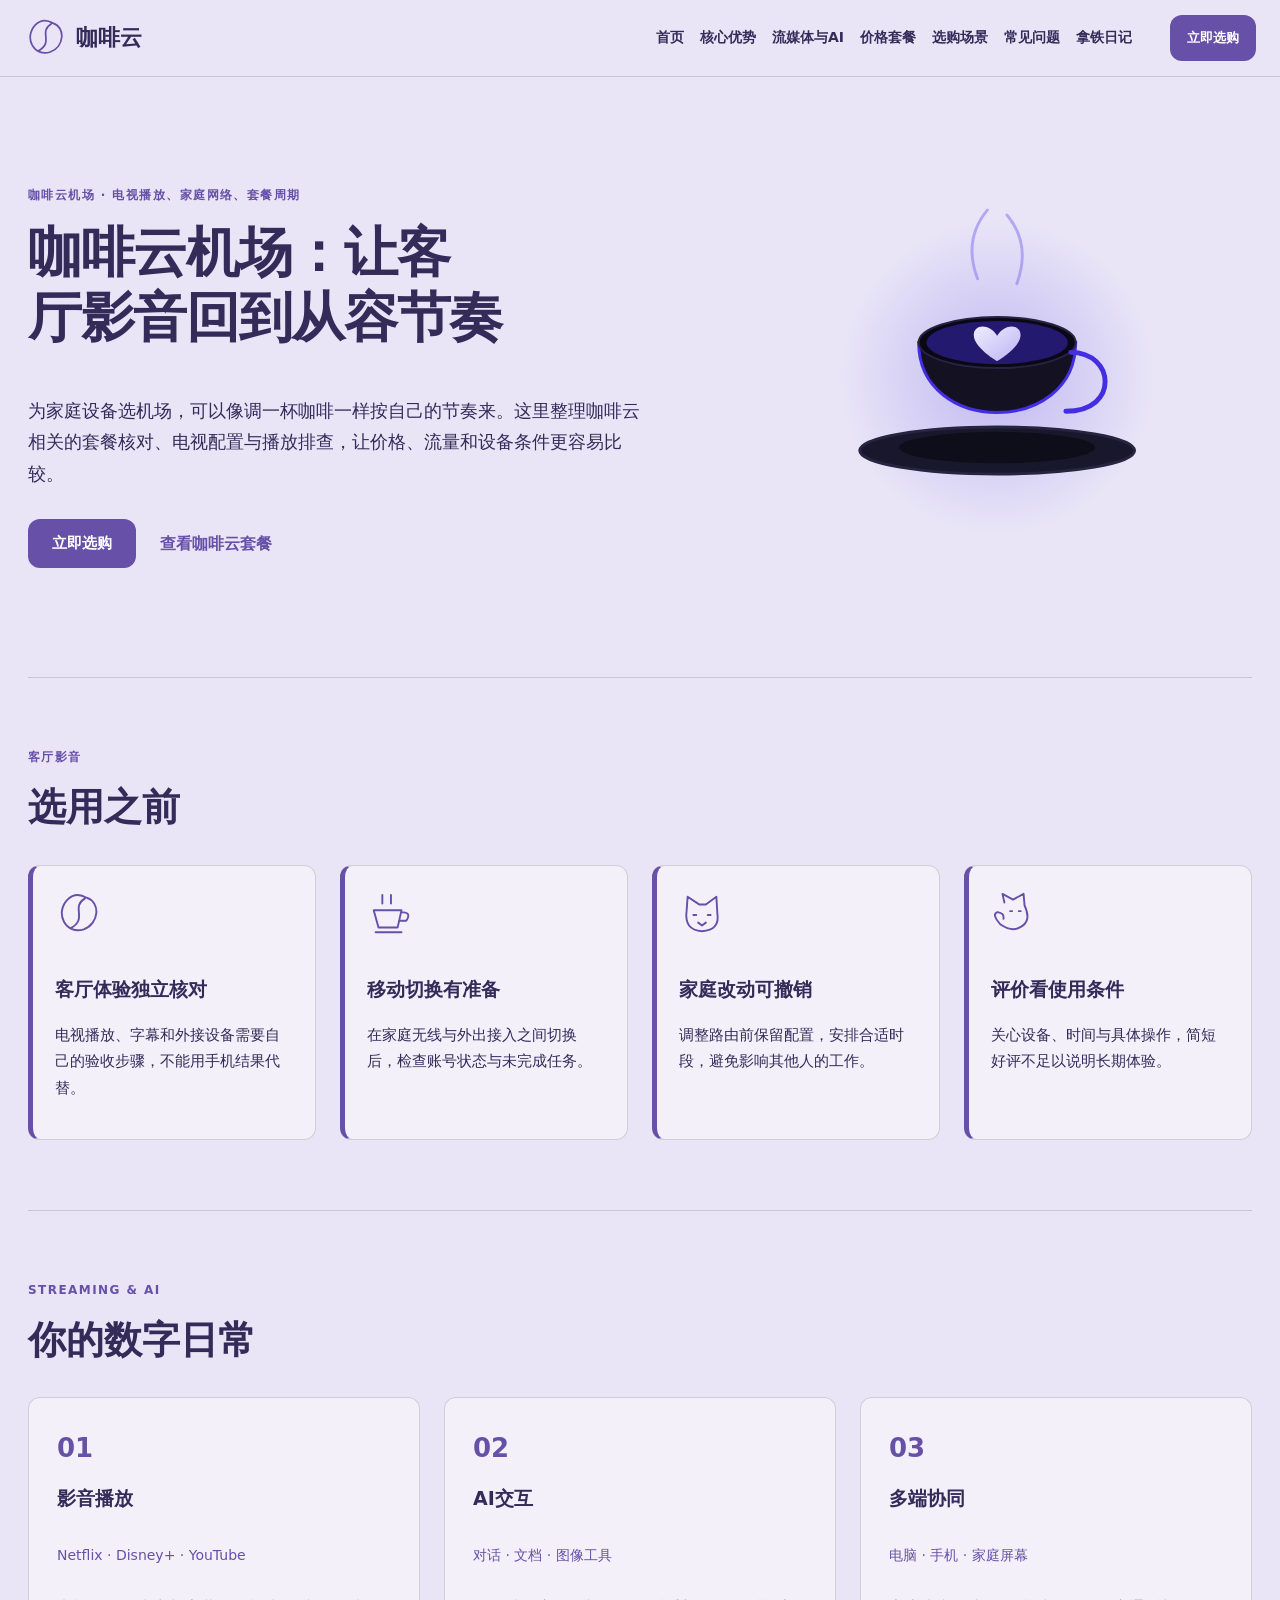
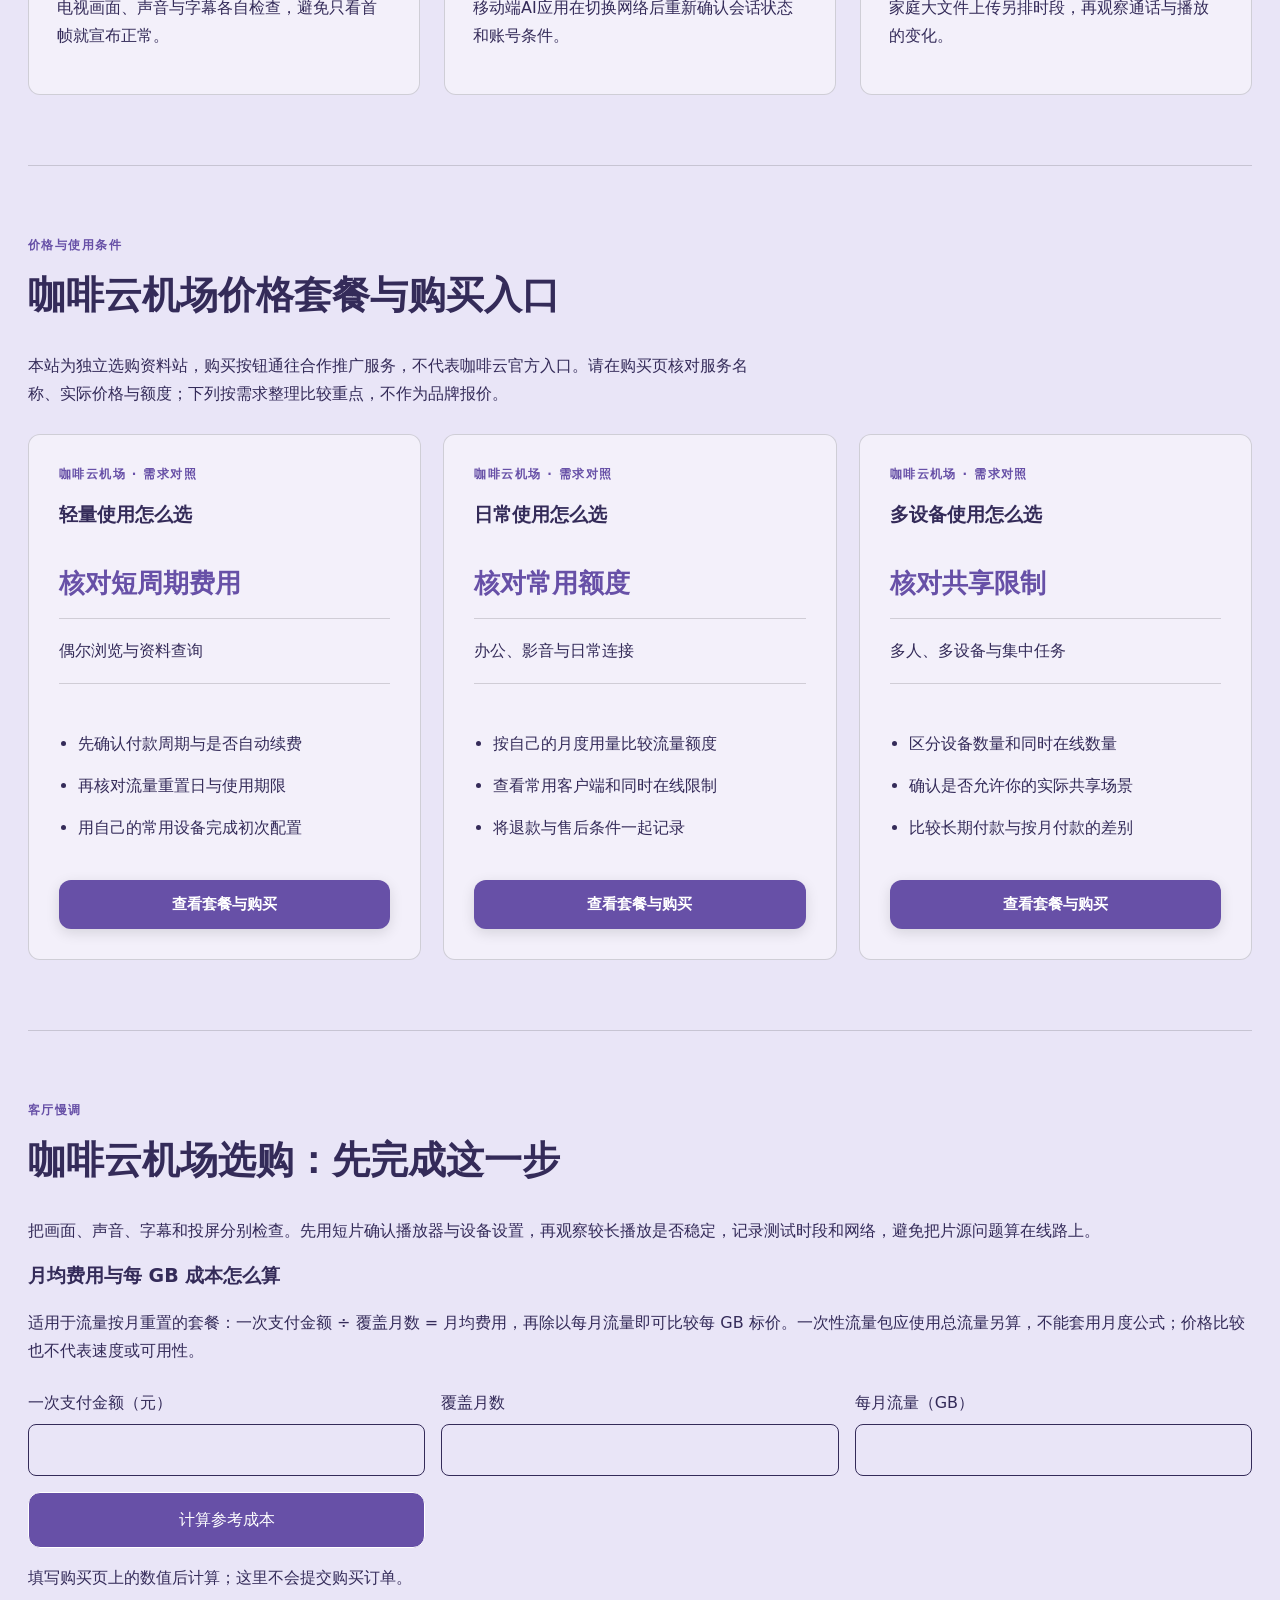
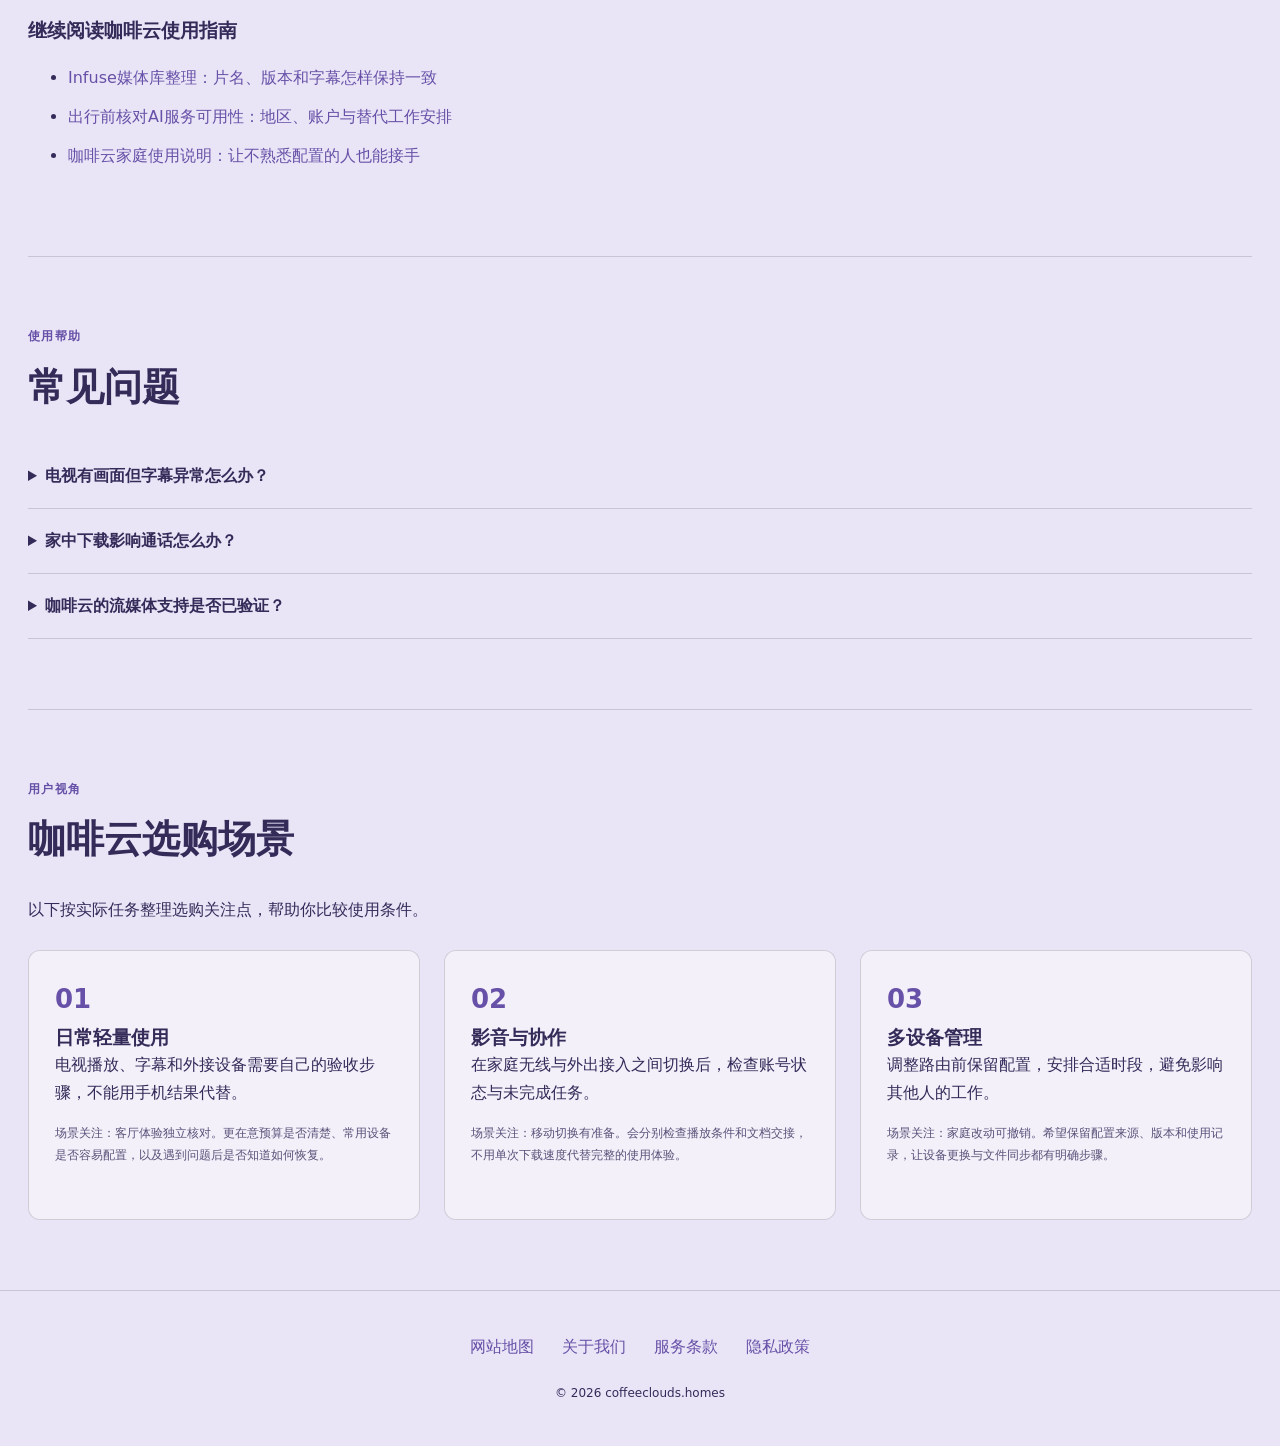
<file: index.html>
<!DOCTYPE html>

<html lang="zh-CN"><head><meta charset="utf-8"/><meta content="width=device-width,initial-scale=1" name="viewport"/><title>咖啡云机场家庭影音指南｜价格套餐与设备核对</title><meta content="为家庭设备选机场，可以像调一杯咖啡一样按自己的节奏来。这里整理咖啡云相关的套餐核对、电视配置与播放排查，让价格、流量和设备条件更容易比较。" name="description"/><link href="https://coffeeclouds.homes/" rel="canonical"/><meta content="website" property="og:type"/><meta content="咖啡云机场家庭影音指南｜价格套餐与设备核对" property="og:title"/><meta content="为家庭设备选机场，可以像调一杯咖啡一样按自己的节奏来。这里整理咖啡云相关的套餐核对、电视配置与播放排查，让价格、流量和设备条件更容易比较。" property="og:description"/><meta content="https://coffeeclouds.homes/" property="og:url"/><meta content="https://coffeeclouds.homes/share.png" property="og:image"/><meta content="zh_CN" property="og:locale"/><link href="favicon.svg" rel="icon" type="image/svg+xml"/><link href="style.css" rel="stylesheet"/><script defer="" src="menu.js"></script><script type="application/ld+json">{"@context": "https://schema.org", "@type": "WebPage", "name": "咖啡云机场家庭影音指南｜价格套餐与设备核对", "url": "https://coffeeclouds.homes/", "description": "为家庭设备选机场，可以像调一杯咖啡一样按自己的节奏来。这里整理咖啡云相关的套餐核对、电视配置与播放排查，让价格、流量和设备条件更容易比较。", "inLanguage": "zh-CN"}</script><link href="seo-guide.css" rel="stylesheet"/></head><body class="site-4 hero-B review-1 faq-1 nav-0"><header class="site-header"><div class="nav-wrap"><a class="brand" href="index.html"><svg aria-hidden="true" class="brand-mark" viewbox="0 0 48 48"><path d="M13 9C-1 24 12 46 30 40C46 34 48 12 33 7C26 3 19 3 13 9Z M31 8C16 17 35 29 16 39" fill="none" stroke="currentColor" stroke-linecap="round" stroke-linejoin="round" stroke-width="2"></path></svg><span>咖啡云</span></a><nav aria-label="主导航" id="site-menu"><a href="index.html">首页</a><a href="index.html#features">核心优势</a><a href="index.html#streaming">流媒体与AI</a><a href="index.html#pricing">价格套餐</a><a href="index.html#testimonials">选购场景</a><a href="index.html#faq">常见问题</a><a href="latte-journal.html">拿铁日记</a></nav><div class="nav-actions"><a class="button compact" href="https://ww012.twilightaff.com/#/?code=A56DH1Af" rel="sponsored nofollow noopener" target="_blank">立即选购</a><button aria-controls="site-menu" aria-expanded="false" aria-label="切换主导航菜单" class="menu-toggle" type="button"><span></span><span></span></button></div></div></header><main class="site-main"><section class="hero-section"><div class="hero-copy"><span class="eyebrow">咖啡云机场 · 电视播放、家庭网络、套餐周期</span><h1>咖啡云机场：让客厅影音回到从容节奏</h1><p class="hero-intro">为家庭设备选机场，可以像调一杯咖啡一样按自己的节奏来。这里整理咖啡云相关的套餐核对、电视配置与播放排查，让价格、流量和设备条件更容易比较。</p><div class="hero-actions"><a class="button" href="https://ww012.twilightaff.com/#/?code=A56DH1Af" rel="sponsored nofollow noopener" target="_blank">立即选购</a><a class="text-button" href="#pricing">查看咖啡云套餐</a></div></div><div aria-label="咖啡云品牌动画" class="hero-art" role="img"><svg height="100%" style="max-height: 400px;" viewbox="0 0 520 440" width="100%" xmlns="http://www.w3.org/2000/svg">
<defs>
<radialgradient cx="50%" cy="50%" id="cupAura" r="50%">
<stop offset="0%" stop-color="#432ee1" stop-opacity="0.25"></stop>
<stop offset="100%" stop-color="#432ee1" stop-opacity="0"></stop>
</radialgradient>
<lineargradient id="latteHeart" x1="0" x2="1" y1="0" y2="1">
<stop offset="0%" stop-color="#efedfd"></stop>
<stop offset="100%" stop-color="#bbb3f5"></stop>
</lineargradient>
</defs>
<style>
    @keyframes cupFloat {
      0%, 100% { transform: translateY(0px) rotate(0deg); }
      50% { transform: translateY(-10px) rotate(1deg); }
    }
    @keyframes lattePulse {
      0%, 100% { transform: scale(1); }
      50% { transform: scale(1.08); }
    }
    @keyframes swirlSteam {
      0% { transform: translateY(0px) scale(0.8); opacity: 0; }
      50% { opacity: 0.6; }
      100% { transform: translateY(-50px) scale(1.2); opacity: 0; }
    }
    .cup-core { animation: cupFloat 4s ease-in-out infinite; transform-origin: center; }
    .latte-art { animation: lattePulse 3s ease-in-out infinite; transform-origin: 260px 185px; }
    .steam-s1 { animation: swirlSteam 4s ease-out infinite; }
    .steam-s2 { animation: swirlSteam 4.5s ease-out infinite 1.5s; }
  </style>
<!-- Ambient Glow -->
<circle cx="260" cy="220" fill="url(#cupAura)" r="160"></circle>
<!-- Cup & Saucer Core -->
<g class="cup-core">
<!-- Steam Swirls -->
<path class="steam-s1" d="M240 120 Q225 80 250 50" fill="none" opacity="0.6" stroke="#8f83ee" stroke-linecap="round" stroke-width="3"></path>
<path class="steam-s2" d="M280 125 Q295 85 270 55" fill="none" opacity="0.6" stroke="#8f83ee" stroke-linecap="round" stroke-width="3"></path>
<!-- Ceramic Saucer -->
<ellipse cx="260" cy="295" fill="#19172b" rx="140" ry="24" stroke="#272341" stroke-width="3"></ellipse>
<ellipse cx="260" cy="292" fill="#0e0d1a" rx="100" ry="16"></ellipse>
<!-- Coffee Ceramic Cup -->
<path d="M180 185 C180 280 340 280 340 185 Z" fill="#131122" stroke="#432ee1" stroke-width="3"></path>
<!-- Cup Rim & Coffee Surface -->
<ellipse cx="260" cy="185" fill="#0a0817" rx="80" ry="26" stroke="#272341" stroke-width="2"></ellipse>
<ellipse cx="260" cy="185" fill="#23196e" rx="72" ry="22"></ellipse>
<!-- Latte Art Foamed Heart in Center -->
<g class="latte-art">
<path d="M260 178 C250 162 230 168 238 184 C244 195 260 204 260 204 C260 204 276 195 282 184 C290 168 270 162 260 178 Z" fill="url(#latteHeart)"></path>
</g>
<!-- Cup Handle -->
<path d="M335 195 C380 195 385 255 330 255" fill="none" stroke="#432ee1" stroke-linecap="round" stroke-width="5"></path>
</g>
</svg></div></section><section class="section" id="features"><div class="section-heading"><span class="eyebrow">客厅影音</span><h2>选用之前</h2></div><div class="features tiles"><div class="feature"><svg aria-hidden="true" class="" viewbox="0 0 48 48"><path d="M13 9C-1 24 12 46 30 40C46 34 48 12 33 7C26 3 19 3 13 9Z M31 8C16 17 35 29 16 39" fill="none" stroke="currentColor" stroke-linecap="round" stroke-linejoin="round" stroke-width="2"></path></svg><div><h3>客厅体验独立核对</h3><p>电视播放、字幕和外接设备需要自己的验收步骤，不能用手机结果代替。</p></div></div><div class="feature"><svg aria-hidden="true" class="" viewbox="0 0 48 48"><path d="M7 20H36L32 38H12Z M36 22Q47 22 41 31H34 M9 43H36 M16 4V13 M25 4V13" fill="none" stroke="currentColor" stroke-linecap="round" stroke-linejoin="round" stroke-width="2"></path></svg><div><h3>移动切换有准备</h3><p>在家庭无线与外出接入之间切换后，检查账号状态与未完成任务。</p></div></div><div class="feature"><svg aria-hidden="true" class="" viewbox="0 0 48 48"><path d="M8 20L9 6L21 14H28L39 6L40 23Q43 41 24 42Q5 41 8 20Z M15 25H18 M30 25H33 M20 33L24 36L28 33" fill="none" stroke="currentColor" stroke-linecap="round" stroke-linejoin="round" stroke-width="2"></path></svg><div><h3>家庭改动可撤销</h3><p>调整路由前保留配置，安排合适时段，避免影响其他人的工作。</p></div></div><div class="feature"><svg aria-hidden="true" class="" viewbox="0 0 48 48"><path d="M14 12L12 3L23 9L34 3L35 15Q43 32 30 38Q22 43 10 35 M10 35Q0 24 7 22Q14 23 13 29 M20 21H22 M29 21H31" fill="none" stroke="currentColor" stroke-linecap="round" stroke-linejoin="round" stroke-width="2"></path></svg><div><h3>评价看使用条件</h3><p>关心设备、时间与具体操作，简短好评不足以说明长期体验。</p></div></div></div></section><section class="section" id="streaming"><div class="section-heading"><span class="eyebrow">STREAMING &amp; AI</span><h2>你的数字日常</h2></div><div class="use-cases rows"><div class="use-case"><span class="item-no">01</span><h3>影音播放</h3><p class="platforms">Netflix · Disney+ · YouTube</p><p>电视画面、声音与字幕各自检查，避免只看首帧就宣布正常。</p></div><div class="use-case"><span class="item-no">02</span><h3>AI交互</h3><p class="platforms">对话 · 文档 · 图像工具</p><p>移动端AI应用在切换网络后重新确认会话状态和账号条件。</p></div><div class="use-case"><span class="item-no">03</span><h3>多端协同</h3><p class="platforms">电脑 · 手机 · 家庭屏幕</p><p>家庭大文件上传另排时段，再观察通话与播放的变化。</p></div></div></section><section class="section" id="pricing"><div class="section-heading"><span class="eyebrow">价格与使用条件</span><h2>咖啡云机场价格套餐与购买入口</h2></div><p class="section-intro">本站为独立选购资料站，购买按钮通往合作推广服务，不代表咖啡云官方入口。请在购买页核对服务名称、实际价格与额度；下列按需求整理比较重点，不作为品牌报价。</p><div class="plans cards"><div class="plan"><span class="eyebrow">咖啡云机场 · 需求对照</span><h3>轻量使用怎么选</h3><p class="price-value">核对短周期费用</p><p class="quota">偶尔浏览与资料查询</p><ul><li>先确认付款周期与是否自动续费</li><li>再核对流量重置日与使用期限</li><li>用自己的常用设备完成初次配置</li></ul> <a class="button" href="https://ww012.twilightaff.com/#/?code=A56DH1Af" rel="sponsored nofollow noopener" target="_blank">查看套餐与购买</a>
</div><div class="plan"><span class="eyebrow">咖啡云机场 · 需求对照</span><h3>日常使用怎么选</h3><p class="price-value">核对常用额度</p><p class="quota">办公、影音与日常连接</p><ul><li>按自己的月度用量比较流量额度</li><li>查看常用客户端和同时在线限制</li><li>将退款与售后条件一起记录</li></ul> <a class="button" href="https://ww012.twilightaff.com/#/?code=A56DH1Af" rel="sponsored nofollow noopener" target="_blank">查看套餐与购买</a>
</div><div class="plan"><span class="eyebrow">咖啡云机场 · 需求对照</span><h3>多设备使用怎么选</h3><p class="price-value">核对共享限制</p><p class="quota">多人、多设备与集中任务</p><ul><li>区分设备数量和同时在线数量</li><li>确认是否允许你的实际共享场景</li><li>比较长期付款与按月付款的差别</li></ul> <a class="button" href="https://ww012.twilightaff.com/#/?code=A56DH1Af" rel="sponsored nofollow noopener" target="_blank">查看套餐与购买</a>
</div></div></section><section class="section seo-plan-guide" id="plan-guide"><div class="section-heading"><span class="eyebrow">客厅慢调</span><h2>咖啡云机场选购：先完成这一步</h2></div><p>把画面、声音、字幕和投屏分别检查。先用短片确认播放器与设备设置，再观察较长播放是否稳定，记录测试时段和网络，避免把片源问题算在线路上。</p><h3>月均费用与每 GB 成本怎么算</h3><p>适用于流量按月重置的套餐：一次支付金额 ÷ 覆盖月数 = 月均费用，再除以每月流量即可比较每 GB 标价。一次性流量包应使用总流量另算，不能套用月度公式；价格比较也不代表速度或可用性。</p><form class="seo-cost-form"><label>一次支付金额（元）<input inputmode="decimal" min="0.01" name="amount" required="" step="0.01" type="number"/></label><label>覆盖月数<input inputmode="numeric" max="120" min="1" name="months" required="" step="1" type="number"/></label><label>每月流量（GB）<input inputmode="decimal" min="0.01" name="quota" required="" step="0.01" type="number"/></label><button class="button" type="submit">计算参考成本</button><output aria-live="polite">填写购买页上的数值后计算；这里不会提交购买订单。</output></form><div class="seo-reading"><h3>继续阅读咖啡云使用指南</h3><ul><li><a href="coffee-apple-tv-infuse-home-theatre.html">Infuse媒体库整理：片名、版本和字幕怎样保持一致</a></li><li><a href="coffee-chatgpt-claude-region-unblock.html">出行前核对AI服务可用性：地区、账户与替代工作安排</a></li><li><a href="coffee-clash-verge-smart-profile-setup.html">咖啡云家庭使用说明：让不熟悉配置的人也能接手</a></li></ul></div></section><section class="section" id="faq"><div class="section-heading"><span class="eyebrow">使用帮助</span><h2>常见问题</h2></div><div class="faq-list"><details><summary>电视有画面但字幕异常怎么办？</summary><p>先检查片源字幕、播放器选择和编码显示，再判断是否与连接有关。</p></details><details><summary>家中下载影响通话怎么办？</summary><p>先暂停可识别的大文件传输进行对照，再考虑时段安排与设备管理。</p></details><details><summary>咖啡云的流媒体支持是否已验证？</summary><p>本页列出核对场景，当前支持情况仍待取得可追溯说明与实际验证。</p></details></div></section><section class="section" id="testimonials"><div class="section-heading"><span class="eyebrow">用户视角</span><h2>咖啡云选购场景</h2></div><p class="section-intro">以下按实际任务整理选购关注点，帮助你比较使用条件。</p><div class="reviews"><div class="review"><span class="review-mark">01</span><h3>日常轻量使用</h3><p>电视播放、字幕和外接设备需要自己的验收步骤，不能用手机结果代替。</p><p class="small">场景关注：客厅体验独立核对。更在意预算是否清楚、常用设备是否容易配置，以及遇到问题后是否知道如何恢复。</p></div><div class="review"><span class="review-mark">02</span><h3>影音与协作</h3><p>在家庭无线与外出接入之间切换后，检查账号状态与未完成任务。</p><p class="small">场景关注：移动切换有准备。会分别检查播放条件和文档交接，不用单次下载速度代替完整的使用体验。</p></div><div class="review"><span class="review-mark">03</span><h3>多设备管理</h3><p>调整路由前保留配置，安排合适时段，避免影响其他人的工作。</p><p class="small">场景关注：家庭改动可撤销。希望保留配置来源、版本和使用记录，让设备更换与文件同步都有明确步骤。</p></div></div></section></main><footer class="site-footer"><nav aria-label="页脚导航"><a href="sitemap.html">网站地图</a><a href="about.html">关于我们</a><a href="terms.html">服务条款</a><a href="privacy.html">隐私政策</a></nav><p>© 2026 coffeeclouds.homes</p></footer><script defer="True" src="seo-guide.js"></script></body></html>
</file>
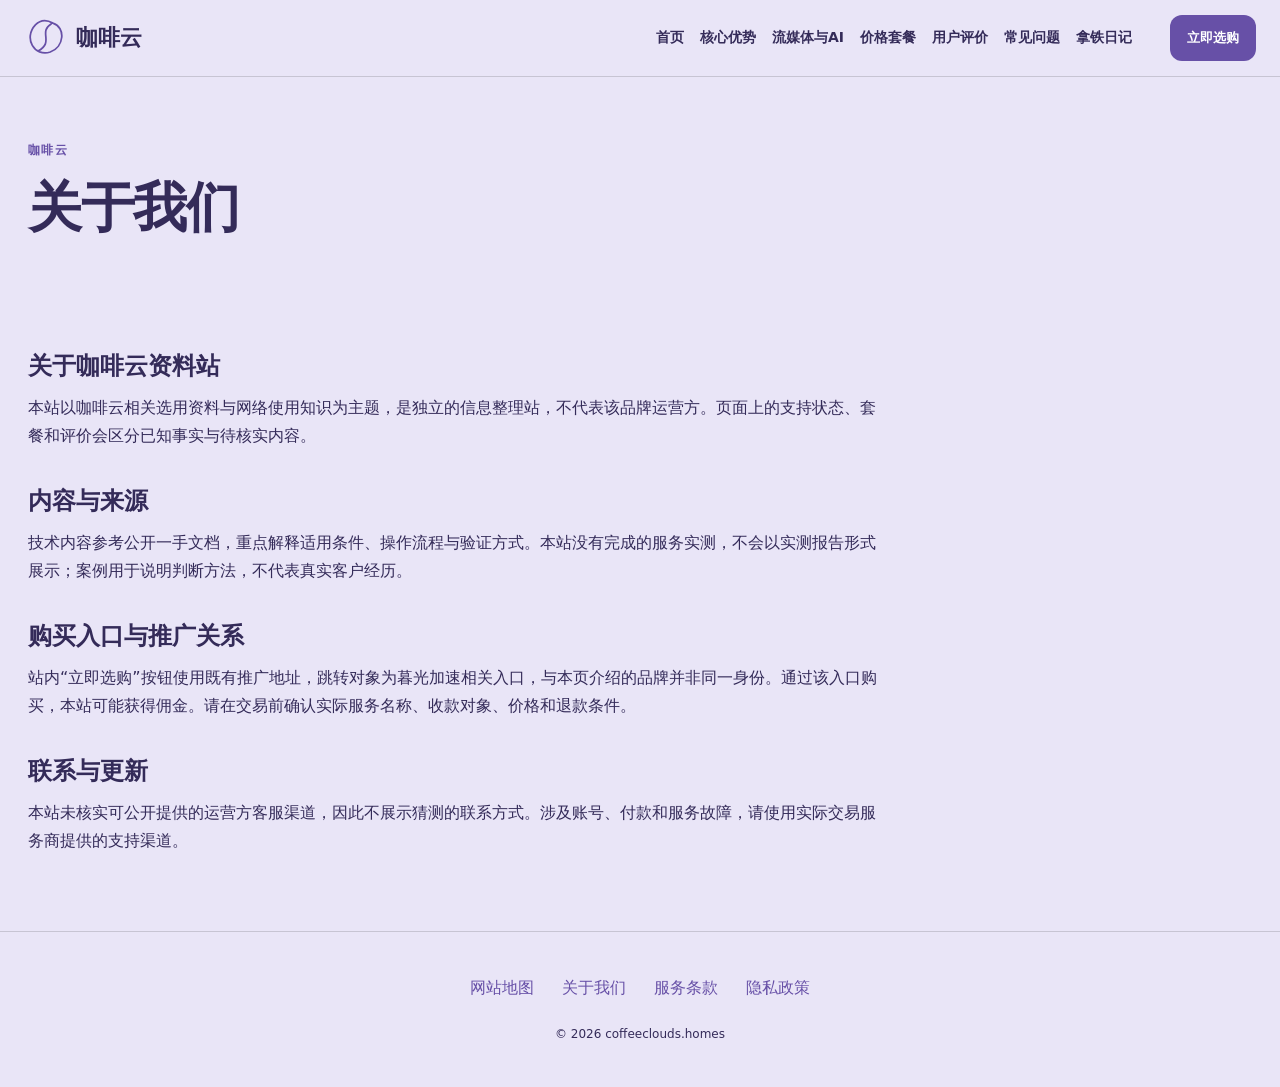
<file: about.html>
<!DOCTYPE html>
<html lang="zh-CN"><head><meta charset="UTF-8"><meta name="viewport" content="width=device-width,initial-scale=1"><title>关于我们｜咖啡云·拿铁日记</title><meta name="description" content="拿铁日记的关于我们：说明咖啡云资料整理、内容使用与第三方服务边界。"><meta name="keywords" content="咖啡云,关于我们,拿铁日记,网络使用指南"><link rel="canonical" href="https://coffeeclouds.homes/about.html"><meta property="og:type" content="website"><meta property="og:title" content="关于我们｜咖啡云·拿铁日记"><meta property="og:description" content="拿铁日记的关于我们：说明咖啡云资料整理、内容使用与第三方服务边界。"><meta property="og:url" content="https://coffeeclouds.homes/about.html"><meta property="og:image" content="https://coffeeclouds.homes/share.png"><meta property="og:locale" content="zh_CN"><link rel="icon" href="favicon.svg" type="image/svg+xml"><link rel="stylesheet" href="style.css"><script defer src="menu.js"></script><script type="application/ld+json">{"@context": "https://schema.org", "@type": "WebPage", "name": "关于我们｜咖啡云·拿铁日记", "url": "https://coffeeclouds.homes/about.html", "description": "拿铁日记的关于我们：说明咖啡云资料整理、内容使用与第三方服务边界。", "inLanguage": "zh-CN"}</script></head><body class="site-4 hero-B review-1 faq-1 nav-0"><header class="site-header"><div class="nav-wrap"><a class="brand" href="index.html"><svg class="brand-mark" viewBox="0 0 48 48" aria-hidden="true"><path d="M13 9C-1 24 12 46 30 40C46 34 48 12 33 7C26 3 19 3 13 9Z M31 8C16 17 35 29 16 39" fill="none" stroke="currentColor" stroke-width="2" stroke-linecap="round" stroke-linejoin="round"/></svg><span>咖啡云</span></a><nav id="site-menu" aria-label="主导航"><a href="index.html">首页</a><a href="index.html#features">核心优势</a><a href="index.html#streaming">流媒体与AI</a><a href="index.html#pricing">价格套餐</a><a href="index.html#testimonials">用户评价</a><a href="index.html#faq">常见问题</a><a href="latte-journal.html">拿铁日记</a></nav><div class="nav-actions"><a class="button compact" href="https://ww012.twilightaff.com/#/?code=A56DH1Af" target="_blank" rel="sponsored nofollow noopener">立即选购</a><button type="button" class="menu-toggle" aria-label="切换主导航菜单" aria-controls="site-menu" aria-expanded="false"><span></span><span></span></button></div></div></header><main class="site-main"><header class="page-heading"><span class="eyebrow">咖啡云</span><h1>关于我们</h1></header><div class="prose"><h2>关于咖啡云资料站</h2><p>本站以咖啡云相关选用资料与网络使用知识为主题，是独立的信息整理站，不代表该品牌运营方。页面上的支持状态、套餐和评价会区分已知事实与待核实内容。</p><h2>内容与来源</h2><p>技术内容参考公开一手文档，重点解释适用条件、操作流程与验证方式。本站没有完成的服务实测，不会以实测报告形式展示；案例用于说明判断方法，不代表真实客户经历。</p><h2>购买入口与推广关系</h2><p>站内“立即选购”按钮使用既有推广地址，跳转对象为暮光加速相关入口，与本页介绍的品牌并非同一身份。通过该入口购买，本站可能获得佣金。请在交易前确认实际服务名称、收款对象、价格和退款条件。</p><h2>联系与更新</h2><p>本站未核实可公开提供的运营方客服渠道，因此不展示猜测的联系方式。涉及账号、付款和服务故障，请使用实际交易服务商提供的支持渠道。</p></div></main><footer class="site-footer"><nav aria-label="页脚导航"><a href="sitemap.html">网站地图</a><a href="about.html">关于我们</a><a href="terms.html">服务条款</a><a href="privacy.html">隐私政策</a></nav><p>© 2026 coffeeclouds.homes</p></footer></body></html>
</file>
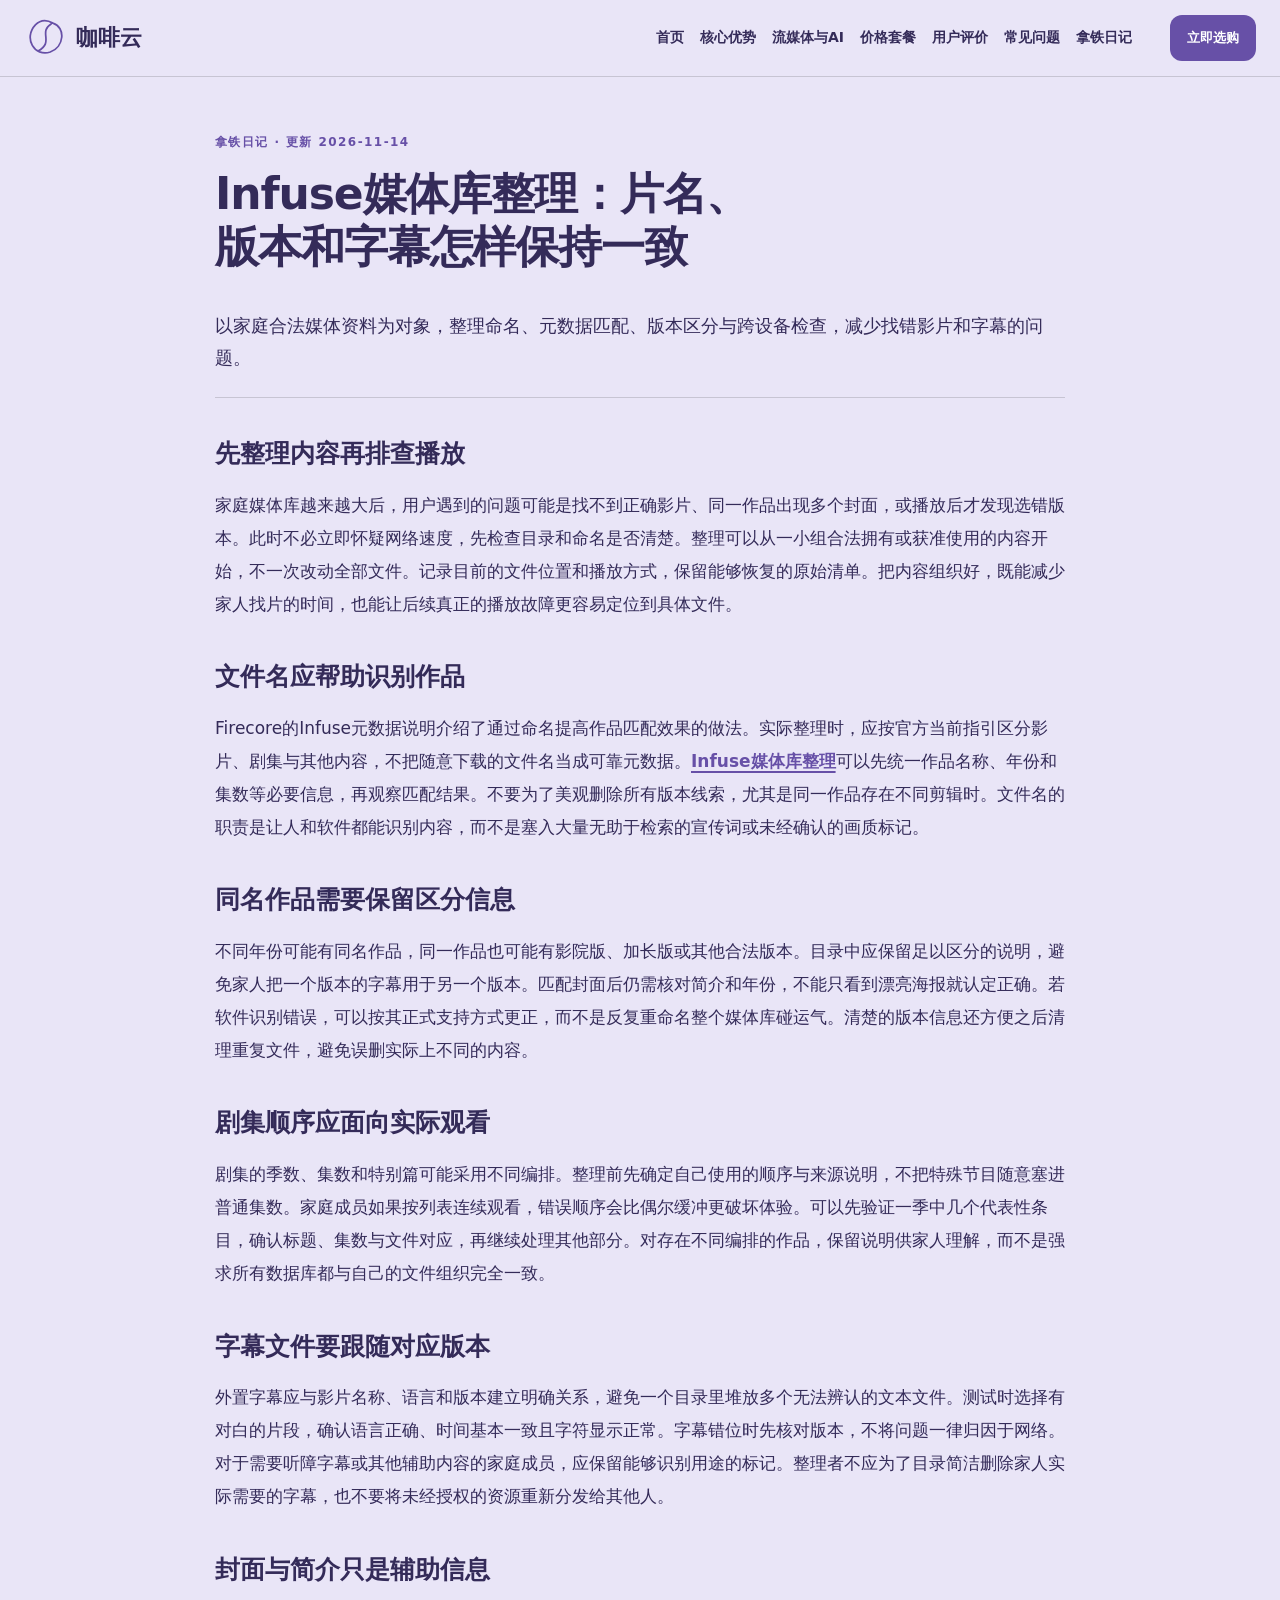
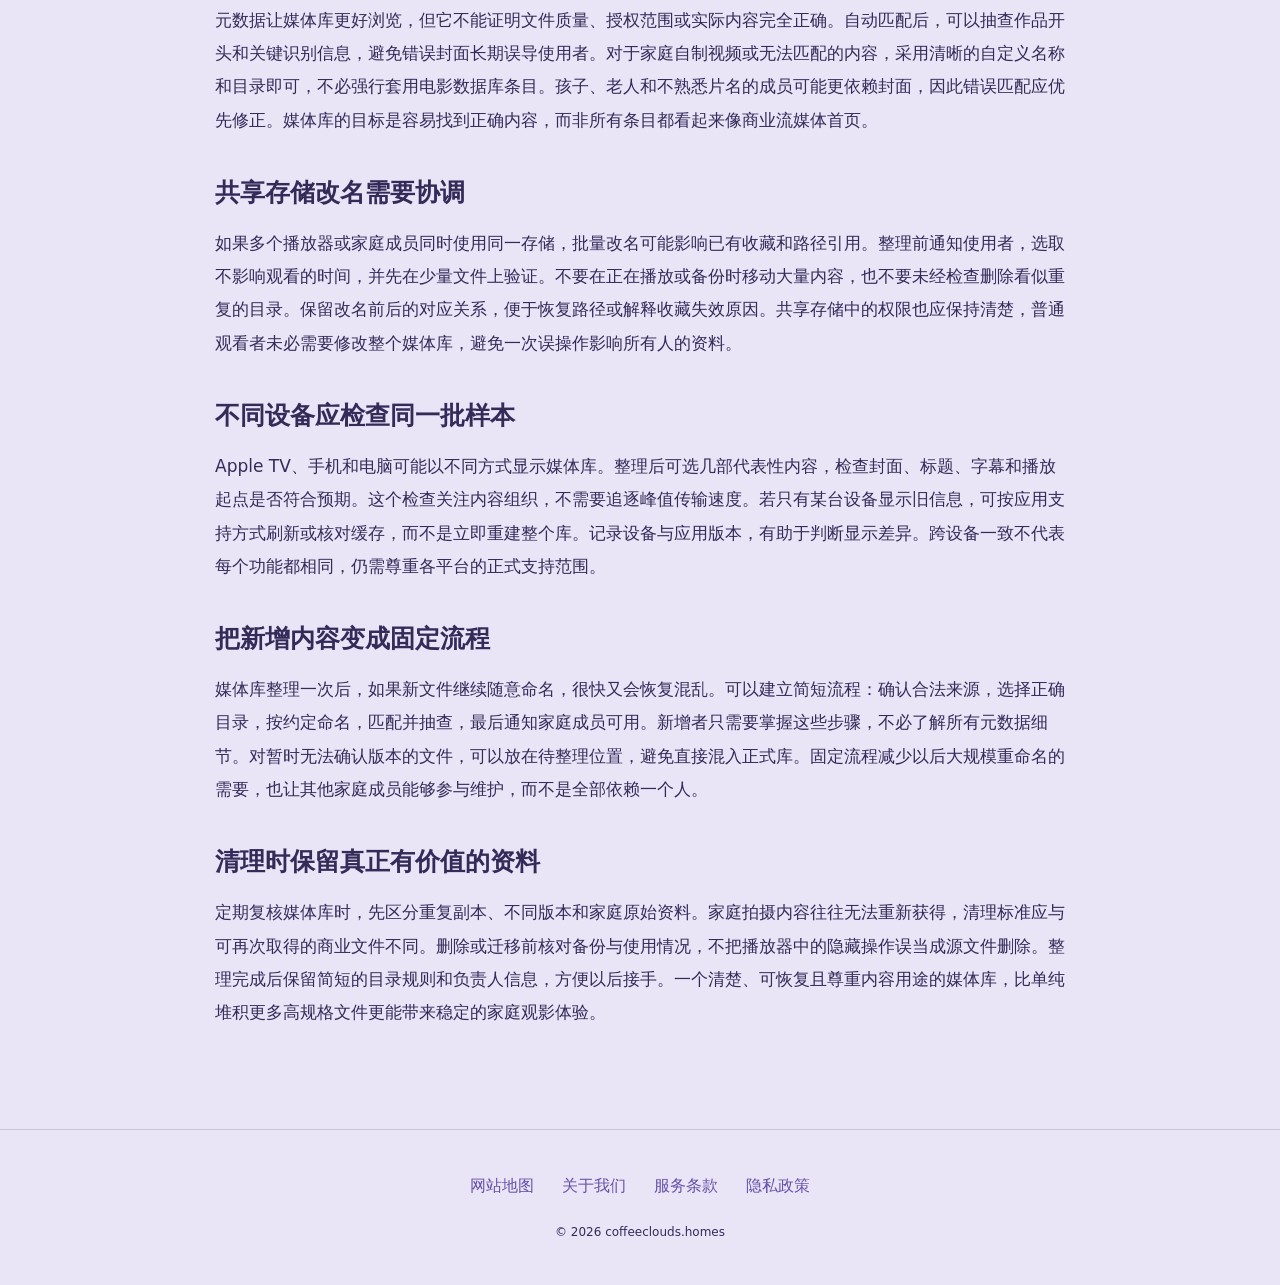
<file: coffee-apple-tv-infuse-home-theatre.html>
<!DOCTYPE html>
<html lang="zh-CN"><head><meta charset="UTF-8"><meta name="viewport" content="width=device-width,initial-scale=1"><title>Infuse媒体库整理：片名、版本和字幕怎样保持一致｜咖啡云</title><meta name="description" content="以家庭合法媒体资料为对象，整理命名、元数据匹配、版本区分与跨设备检查，减少找错影片和字幕的问题。"><meta name="keywords" content="咖啡云,Infuse媒体库整理：片名、版本和字幕怎样保持一致,先整理内容再排查播放,网络使用指南"><link rel="canonical" href="https://coffeeclouds.homes/coffee-apple-tv-infuse-home-theatre.html"><meta property="og:type" content="article"><meta property="og:title" content="Infuse媒体库整理：片名、版本和字幕怎样保持一致｜咖啡云"><meta property="og:description" content="以家庭合法媒体资料为对象，整理命名、元数据匹配、版本区分与跨设备检查，减少找错影片和字幕的问题。"><meta property="og:url" content="https://coffeeclouds.homes/coffee-apple-tv-infuse-home-theatre.html"><meta property="og:image" content="https://coffeeclouds.homes/share.png"><meta property="og:locale" content="zh_CN"><link rel="icon" href="favicon.svg" type="image/svg+xml"><link rel="stylesheet" href="style.css"><script defer src="menu.js"></script><script type="application/ld+json">{"@context": "https://schema.org", "@type": "Article", "name": "Infuse媒体库整理：片名、版本和字幕怎样保持一致｜咖啡云", "url": "https://coffeeclouds.homes/coffee-apple-tv-infuse-home-theatre.html", "description": "以家庭合法媒体资料为对象，整理命名、元数据匹配、版本区分与跨设备检查，减少找错影片和字幕的问题。", "inLanguage": "zh-CN", "headline": "Infuse媒体库整理：片名、版本和字幕怎样保持一致｜咖啡云", "dateModified": "2026-11-14", "image": "https://coffeeclouds.homes/share.png"}</script></head><body class="site-4 hero-B review-1 faq-1 nav-0"><header class="site-header"><div class="nav-wrap"><a class="brand" href="index.html"><svg class="brand-mark" viewBox="0 0 48 48" aria-hidden="true"><path d="M13 9C-1 24 12 46 30 40C46 34 48 12 33 7C26 3 19 3 13 9Z M31 8C16 17 35 29 16 39" fill="none" stroke="currentColor" stroke-width="2" stroke-linecap="round" stroke-linejoin="round"/></svg><span>咖啡云</span></a><nav id="site-menu" aria-label="主导航"><a href="index.html">首页</a><a href="index.html#features">核心优势</a><a href="index.html#streaming">流媒体与AI</a><a href="index.html#pricing">价格套餐</a><a href="index.html#testimonials">用户评价</a><a href="index.html#faq">常见问题</a><a href="latte-journal.html">拿铁日记</a></nav><div class="nav-actions"><a class="button compact" href="https://ww012.twilightaff.com/#/?code=A56DH1Af" target="_blank" rel="sponsored nofollow noopener">立即选购</a><button type="button" class="menu-toggle" aria-label="切换主导航菜单" aria-controls="site-menu" aria-expanded="false"><span></span><span></span></button></div></div></header><main class="site-main"><article class="article-page"><header><span class="eyebrow">拿铁日记 · 更新 2026-11-14</span><h1>Infuse媒体库整理：片名、版本和字幕怎样保持一致</h1><p class="lead">以家庭合法媒体资料为对象，整理命名、元数据匹配、版本区分与跨设备检查，减少找错影片和字幕的问题。</p></header><div class="article-body"><h2>先整理内容再排查播放</h2><p>家庭媒体库越来越大后，用户遇到的问题可能是找不到正确影片、同一作品出现多个封面，或播放后才发现选错版本。此时不必立即怀疑网络速度，先检查目录和命名是否清楚。整理可以从一小组合法拥有或获准使用的内容开始，不一次改动全部文件。记录目前的文件位置和播放方式，保留能够恢复的原始清单。把内容组织好，既能减少家人找片的时间，也能让后续真正的播放故障更容易定位到具体文件。</p><h2>文件名应帮助识别作品</h2><p>Firecore的Infuse元数据说明介绍了通过命名提高作品匹配效果的做法。实际整理时，应按官方当前指引区分影片、剧集与其他内容，不把随意下载的文件名当成可靠元数据。<a href="https://dajichang.mom/" target="_blank" rel="noopener">Infuse媒体库整理</a>可以先统一作品名称、年份和集数等必要信息，再观察匹配结果。不要为了美观删除所有版本线索，尤其是同一作品存在不同剪辑时。文件名的职责是让人和软件都能识别内容，而不是塞入大量无助于检索的宣传词或未经确认的画质标记。</p><h2>同名作品需要保留区分信息</h2><p>不同年份可能有同名作品，同一作品也可能有影院版、加长版或其他合法版本。目录中应保留足以区分的说明，避免家人把一个版本的字幕用于另一个版本。匹配封面后仍需核对简介和年份，不能只看到漂亮海报就认定正确。若软件识别错误，可以按其正式支持方式更正，而不是反复重命名整个媒体库碰运气。清楚的版本信息还方便之后清理重复文件，避免误删实际上不同的内容。</p><h2>剧集顺序应面向实际观看</h2><p>剧集的季数、集数和特别篇可能采用不同编排。整理前先确定自己使用的顺序与来源说明，不把特殊节目随意塞进普通集数。家庭成员如果按列表连续观看，错误顺序会比偶尔缓冲更破坏体验。可以先验证一季中几个代表性条目，确认标题、集数与文件对应，再继续处理其他部分。对存在不同编排的作品，保留说明供家人理解，而不是强求所有数据库都与自己的文件组织完全一致。</p><h2>字幕文件要跟随对应版本</h2><p>外置字幕应与影片名称、语言和版本建立明确关系，避免一个目录里堆放多个无法辨认的文本文件。测试时选择有对白的片段，确认语言正确、时间基本一致且字符显示正常。字幕错位时先核对版本，不将问题一律归因于网络。对于需要听障字幕或其他辅助内容的家庭成员，应保留能够识别用途的标记。整理者不应为了目录简洁删除家人实际需要的字幕，也不要将未经授权的资源重新分发给其他人。</p><h2>封面与简介只是辅助信息</h2><p>元数据让媒体库更好浏览，但它不能证明文件质量、授权范围或实际内容完全正确。自动匹配后，可以抽查作品开头和关键识别信息，避免错误封面长期误导使用者。对于家庭自制视频或无法匹配的内容，采用清晰的自定义名称和目录即可，不必强行套用电影数据库条目。孩子、老人和不熟悉片名的成员可能更依赖封面，因此错误匹配应优先修正。媒体库的目标是容易找到正确内容，而非所有条目都看起来像商业流媒体首页。</p><h2>共享存储改名需要协调</h2><p>如果多个播放器或家庭成员同时使用同一存储，批量改名可能影响已有收藏和路径引用。整理前通知使用者，选取不影响观看的时间，并先在少量文件上验证。不要在正在播放或备份时移动大量内容，也不要未经检查删除看似重复的目录。保留改名前后的对应关系，便于恢复路径或解释收藏失效原因。共享存储中的权限也应保持清楚，普通观看者未必需要修改整个媒体库，避免一次误操作影响所有人的资料。</p><h2>不同设备应检查同一批样本</h2><p>Apple TV、手机和电脑可能以不同方式显示媒体库。整理后可选几部代表性内容，检查封面、标题、字幕和播放起点是否符合预期。这个检查关注内容组织，不需要追逐峰值传输速度。若只有某台设备显示旧信息，可按应用支持方式刷新或核对缓存，而不是立即重建整个库。记录设备与应用版本，有助于判断显示差异。跨设备一致不代表每个功能都相同，仍需尊重各平台的正式支持范围。</p><h2>把新增内容变成固定流程</h2><p>媒体库整理一次后，如果新文件继续随意命名，很快又会恢复混乱。可以建立简短流程：确认合法来源，选择正确目录，按约定命名，匹配并抽查，最后通知家庭成员可用。新增者只需要掌握这些步骤，不必了解所有元数据细节。对暂时无法确认版本的文件，可以放在待整理位置，避免直接混入正式库。固定流程减少以后大规模重命名的需要，也让其他家庭成员能够参与维护，而不是全部依赖一个人。</p><h2>清理时保留真正有价值的资料</h2><p>定期复核媒体库时，先区分重复副本、不同版本和家庭原始资料。家庭拍摄内容往往无法重新获得，清理标准应与可再次取得的商业文件不同。删除或迁移前核对备份与使用情况，不把播放器中的隐藏操作误当成源文件删除。整理完成后保留简短的目录规则和负责人信息，方便以后接手。一个清楚、可恢复且尊重内容用途的媒体库，比单纯堆积更多高规格文件更能带来稳定的家庭观影体验。</p></div></article></main><footer class="site-footer"><nav aria-label="页脚导航"><a href="sitemap.html">网站地图</a><a href="about.html">关于我们</a><a href="terms.html">服务条款</a><a href="privacy.html">隐私政策</a></nav><p>© 2026 coffeeclouds.homes</p></footer></body></html>
</file>
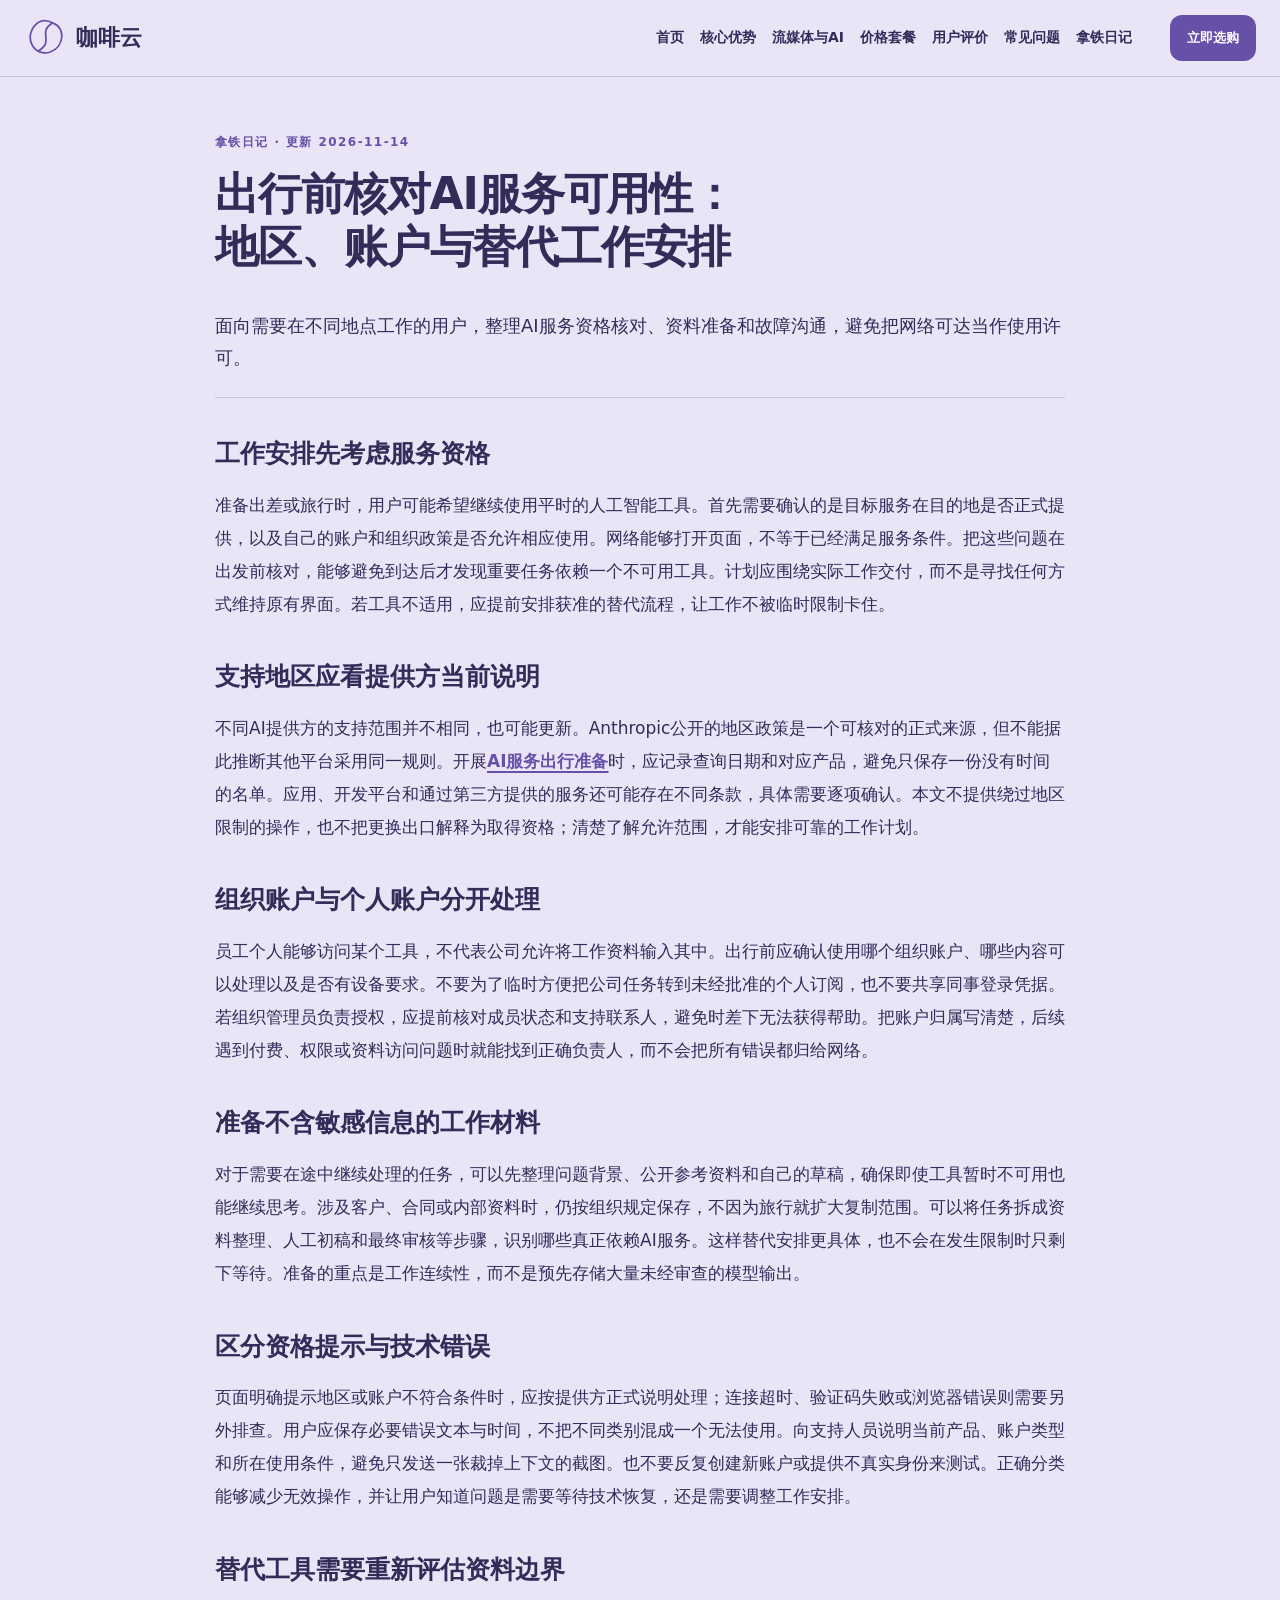
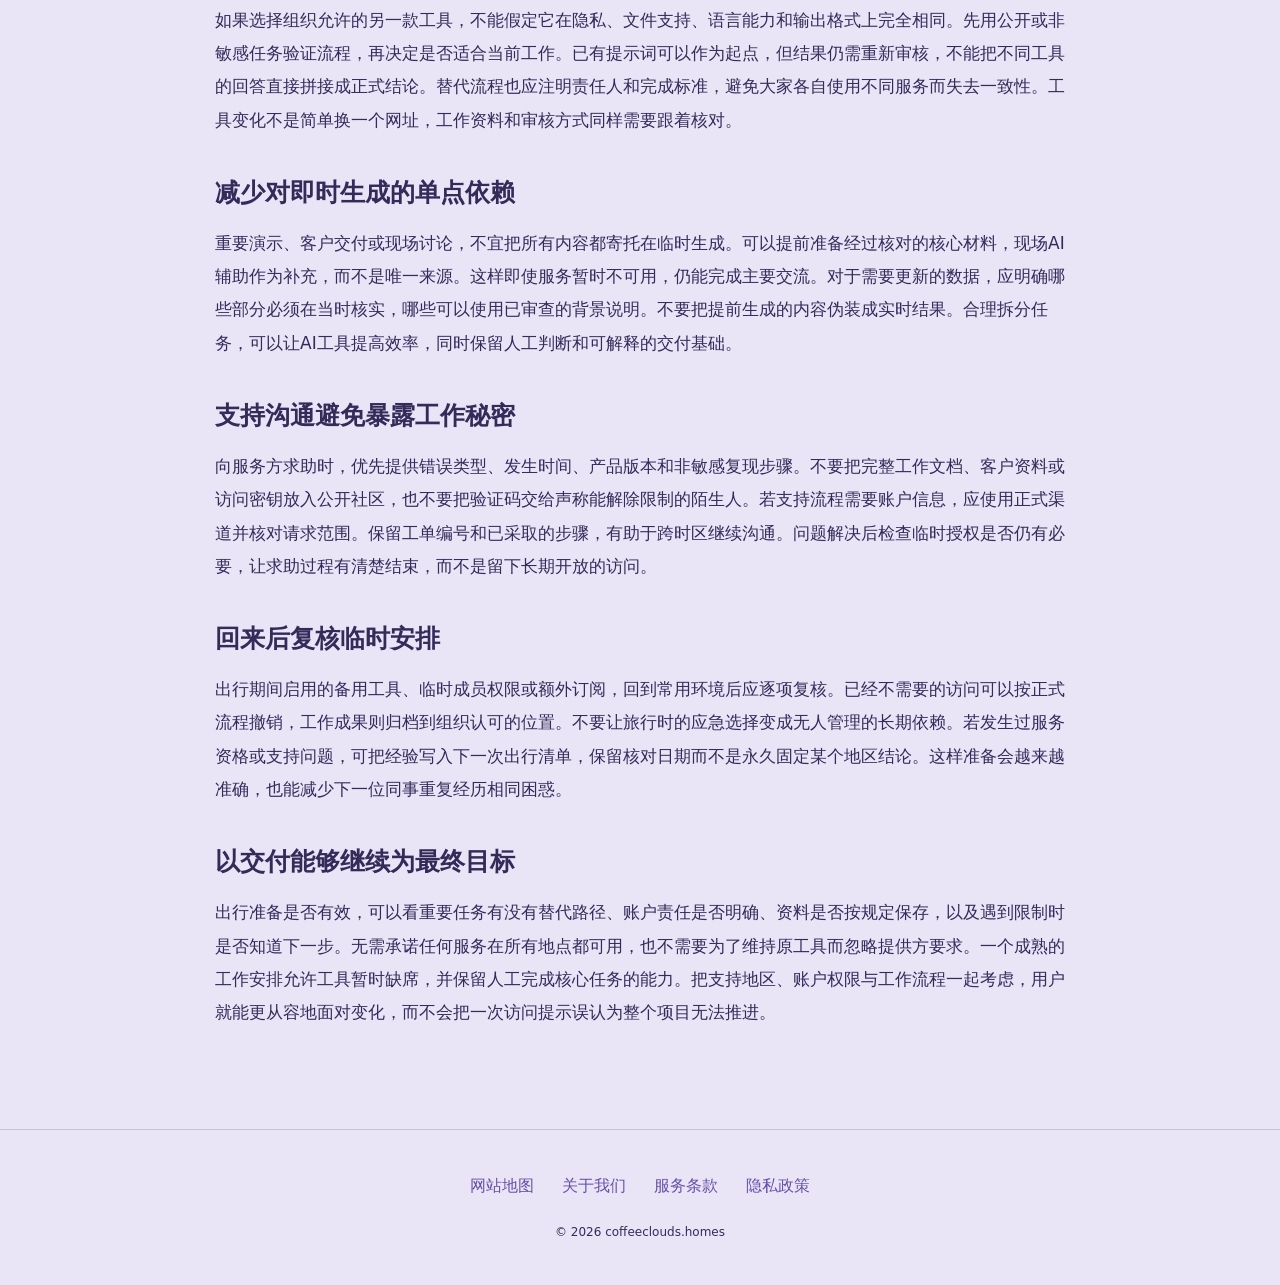
<file: coffee-chatgpt-claude-region-unblock.html>
<!DOCTYPE html>
<html lang="zh-CN"><head><meta charset="UTF-8"><meta name="viewport" content="width=device-width,initial-scale=1"><title>出行前核对AI服务可用性：地区、账户与替代工作安排｜咖啡云</title><meta name="description" content="面向需要在不同地点工作的用户，整理AI服务资格核对、资料准备和故障沟通，避免把网络可达当作使用许可。"><meta name="keywords" content="咖啡云,出行前核对AI服务可用性：地区、账户与替代工作安排,工作安排先考虑服务资格,网络使用指南"><link rel="canonical" href="https://coffeeclouds.homes/coffee-chatgpt-claude-region-unblock.html"><meta property="og:type" content="article"><meta property="og:title" content="出行前核对AI服务可用性：地区、账户与替代工作安排｜咖啡云"><meta property="og:description" content="面向需要在不同地点工作的用户，整理AI服务资格核对、资料准备和故障沟通，避免把网络可达当作使用许可。"><meta property="og:url" content="https://coffeeclouds.homes/coffee-chatgpt-claude-region-unblock.html"><meta property="og:image" content="https://coffeeclouds.homes/share.png"><meta property="og:locale" content="zh_CN"><link rel="icon" href="favicon.svg" type="image/svg+xml"><link rel="stylesheet" href="style.css"><script defer src="menu.js"></script><script type="application/ld+json">{"@context": "https://schema.org", "@type": "Article", "name": "出行前核对AI服务可用性：地区、账户与替代工作安排｜咖啡云", "url": "https://coffeeclouds.homes/coffee-chatgpt-claude-region-unblock.html", "description": "面向需要在不同地点工作的用户，整理AI服务资格核对、资料准备和故障沟通，避免把网络可达当作使用许可。", "inLanguage": "zh-CN", "headline": "出行前核对AI服务可用性：地区、账户与替代工作安排｜咖啡云", "dateModified": "2026-11-14", "image": "https://coffeeclouds.homes/share.png"}</script></head><body class="site-4 hero-B review-1 faq-1 nav-0"><header class="site-header"><div class="nav-wrap"><a class="brand" href="index.html"><svg class="brand-mark" viewBox="0 0 48 48" aria-hidden="true"><path d="M13 9C-1 24 12 46 30 40C46 34 48 12 33 7C26 3 19 3 13 9Z M31 8C16 17 35 29 16 39" fill="none" stroke="currentColor" stroke-width="2" stroke-linecap="round" stroke-linejoin="round"/></svg><span>咖啡云</span></a><nav id="site-menu" aria-label="主导航"><a href="index.html">首页</a><a href="index.html#features">核心优势</a><a href="index.html#streaming">流媒体与AI</a><a href="index.html#pricing">价格套餐</a><a href="index.html#testimonials">用户评价</a><a href="index.html#faq">常见问题</a><a href="latte-journal.html">拿铁日记</a></nav><div class="nav-actions"><a class="button compact" href="https://ww012.twilightaff.com/#/?code=A56DH1Af" target="_blank" rel="sponsored nofollow noopener">立即选购</a><button type="button" class="menu-toggle" aria-label="切换主导航菜单" aria-controls="site-menu" aria-expanded="false"><span></span><span></span></button></div></div></header><main class="site-main"><article class="article-page"><header><span class="eyebrow">拿铁日记 · 更新 2026-11-14</span><h1>出行前核对AI服务可用性：地区、账户与替代工作安排</h1><p class="lead">面向需要在不同地点工作的用户，整理AI服务资格核对、资料准备和故障沟通，避免把网络可达当作使用许可。</p></header><div class="article-body"><h2>工作安排先考虑服务资格</h2><p>准备出差或旅行时，用户可能希望继续使用平时的人工智能工具。首先需要确认的是目标服务在目的地是否正式提供，以及自己的账户和组织政策是否允许相应使用。网络能够打开页面，不等于已经满足服务条件。把这些问题在出发前核对，能够避免到达后才发现重要任务依赖一个不可用工具。计划应围绕实际工作交付，而不是寻找任何方式维持原有界面。若工具不适用，应提前安排获准的替代流程，让工作不被临时限制卡住。</p><h2>支持地区应看提供方当前说明</h2><p>不同AI提供方的支持范围并不相同，也可能更新。Anthropic公开的地区政策是一个可核对的正式来源，但不能据此推断其他平台采用同一规则。开展<a href="https://dajichang.mom/" target="_blank" rel="noopener">AI服务出行准备</a>时，应记录查询日期和对应产品，避免只保存一份没有时间的名单。应用、开发平台和通过第三方提供的服务还可能存在不同条款，具体需要逐项确认。本文不提供绕过地区限制的操作，也不把更换出口解释为取得资格；清楚了解允许范围，才能安排可靠的工作计划。</p><h2>组织账户与个人账户分开处理</h2><p>员工个人能够访问某个工具，不代表公司允许将工作资料输入其中。出行前应确认使用哪个组织账户、哪些内容可以处理以及是否有设备要求。不要为了临时方便把公司任务转到未经批准的个人订阅，也不要共享同事登录凭据。若组织管理员负责授权，应提前核对成员状态和支持联系人，避免时差下无法获得帮助。把账户归属写清楚，后续遇到付费、权限或资料访问问题时就能找到正确负责人，而不会把所有错误都归给网络。</p><h2>准备不含敏感信息的工作材料</h2><p>对于需要在途中继续处理的任务，可以先整理问题背景、公开参考资料和自己的草稿，确保即使工具暂时不可用也能继续思考。涉及客户、合同或内部资料时，仍按组织规定保存，不因为旅行就扩大复制范围。可以将任务拆成资料整理、人工初稿和最终审核等步骤，识别哪些真正依赖AI服务。这样替代安排更具体，也不会在发生限制时只剩下等待。准备的重点是工作连续性，而不是预先存储大量未经审查的模型输出。</p><h2>区分资格提示与技术错误</h2><p>页面明确提示地区或账户不符合条件时，应按提供方正式说明处理；连接超时、验证码失败或浏览器错误则需要另外排查。用户应保存必要错误文本与时间，不把不同类别混成一个无法使用。向支持人员说明当前产品、账户类型和所在使用条件，避免只发送一张裁掉上下文的截图。也不要反复创建新账户或提供不真实身份来测试。正确分类能够减少无效操作，并让用户知道问题是需要等待技术恢复，还是需要调整工作安排。</p><h2>替代工具需要重新评估资料边界</h2><p>如果选择组织允许的另一款工具，不能假定它在隐私、文件支持、语言能力和输出格式上完全相同。先用公开或非敏感任务验证流程，再决定是否适合当前工作。已有提示词可以作为起点，但结果仍需重新审核，不能把不同工具的回答直接拼接成正式结论。替代流程也应注明责任人和完成标准，避免大家各自使用不同服务而失去一致性。工具变化不是简单换一个网址，工作资料和审核方式同样需要跟着核对。</p><h2>减少对即时生成的单点依赖</h2><p>重要演示、客户交付或现场讨论，不宜把所有内容都寄托在临时生成。可以提前准备经过核对的核心材料，现场AI辅助作为补充，而不是唯一来源。这样即使服务暂时不可用，仍能完成主要交流。对于需要更新的数据，应明确哪些部分必须在当时核实，哪些可以使用已审查的背景说明。不要把提前生成的内容伪装成实时结果。合理拆分任务，可以让AI工具提高效率，同时保留人工判断和可解释的交付基础。</p><h2>支持沟通避免暴露工作秘密</h2><p>向服务方求助时，优先提供错误类型、发生时间、产品版本和非敏感复现步骤。不要把完整工作文档、客户资料或访问密钥放入公开社区，也不要把验证码交给声称能解除限制的陌生人。若支持流程需要账户信息，应使用正式渠道并核对请求范围。保留工单编号和已采取的步骤，有助于跨时区继续沟通。问题解决后检查临时授权是否仍有必要，让求助过程有清楚结束，而不是留下长期开放的访问。</p><h2>回来后复核临时安排</h2><p>出行期间启用的备用工具、临时成员权限或额外订阅，回到常用环境后应逐项复核。已经不需要的访问可以按正式流程撤销，工作成果则归档到组织认可的位置。不要让旅行时的应急选择变成无人管理的长期依赖。若发生过服务资格或支持问题，可把经验写入下一次出行清单，保留核对日期而不是永久固定某个地区结论。这样准备会越来越准确，也能减少下一位同事重复经历相同困惑。</p><h2>以交付能够继续为最终目标</h2><p>出行准备是否有效，可以看重要任务有没有替代路径、账户责任是否明确、资料是否按规定保存，以及遇到限制时是否知道下一步。无需承诺任何服务在所有地点都可用，也不需要为了维持原工具而忽略提供方要求。一个成熟的工作安排允许工具暂时缺席，并保留人工完成核心任务的能力。把支持地区、账户权限与工作流程一起考虑，用户就能更从容地面对变化，而不会把一次访问提示误认为整个项目无法推进。</p></div></article></main><footer class="site-footer"><nav aria-label="页脚导航"><a href="sitemap.html">网站地图</a><a href="about.html">关于我们</a><a href="terms.html">服务条款</a><a href="privacy.html">隐私政策</a></nav><p>© 2026 coffeeclouds.homes</p></footer></body></html>
</file>
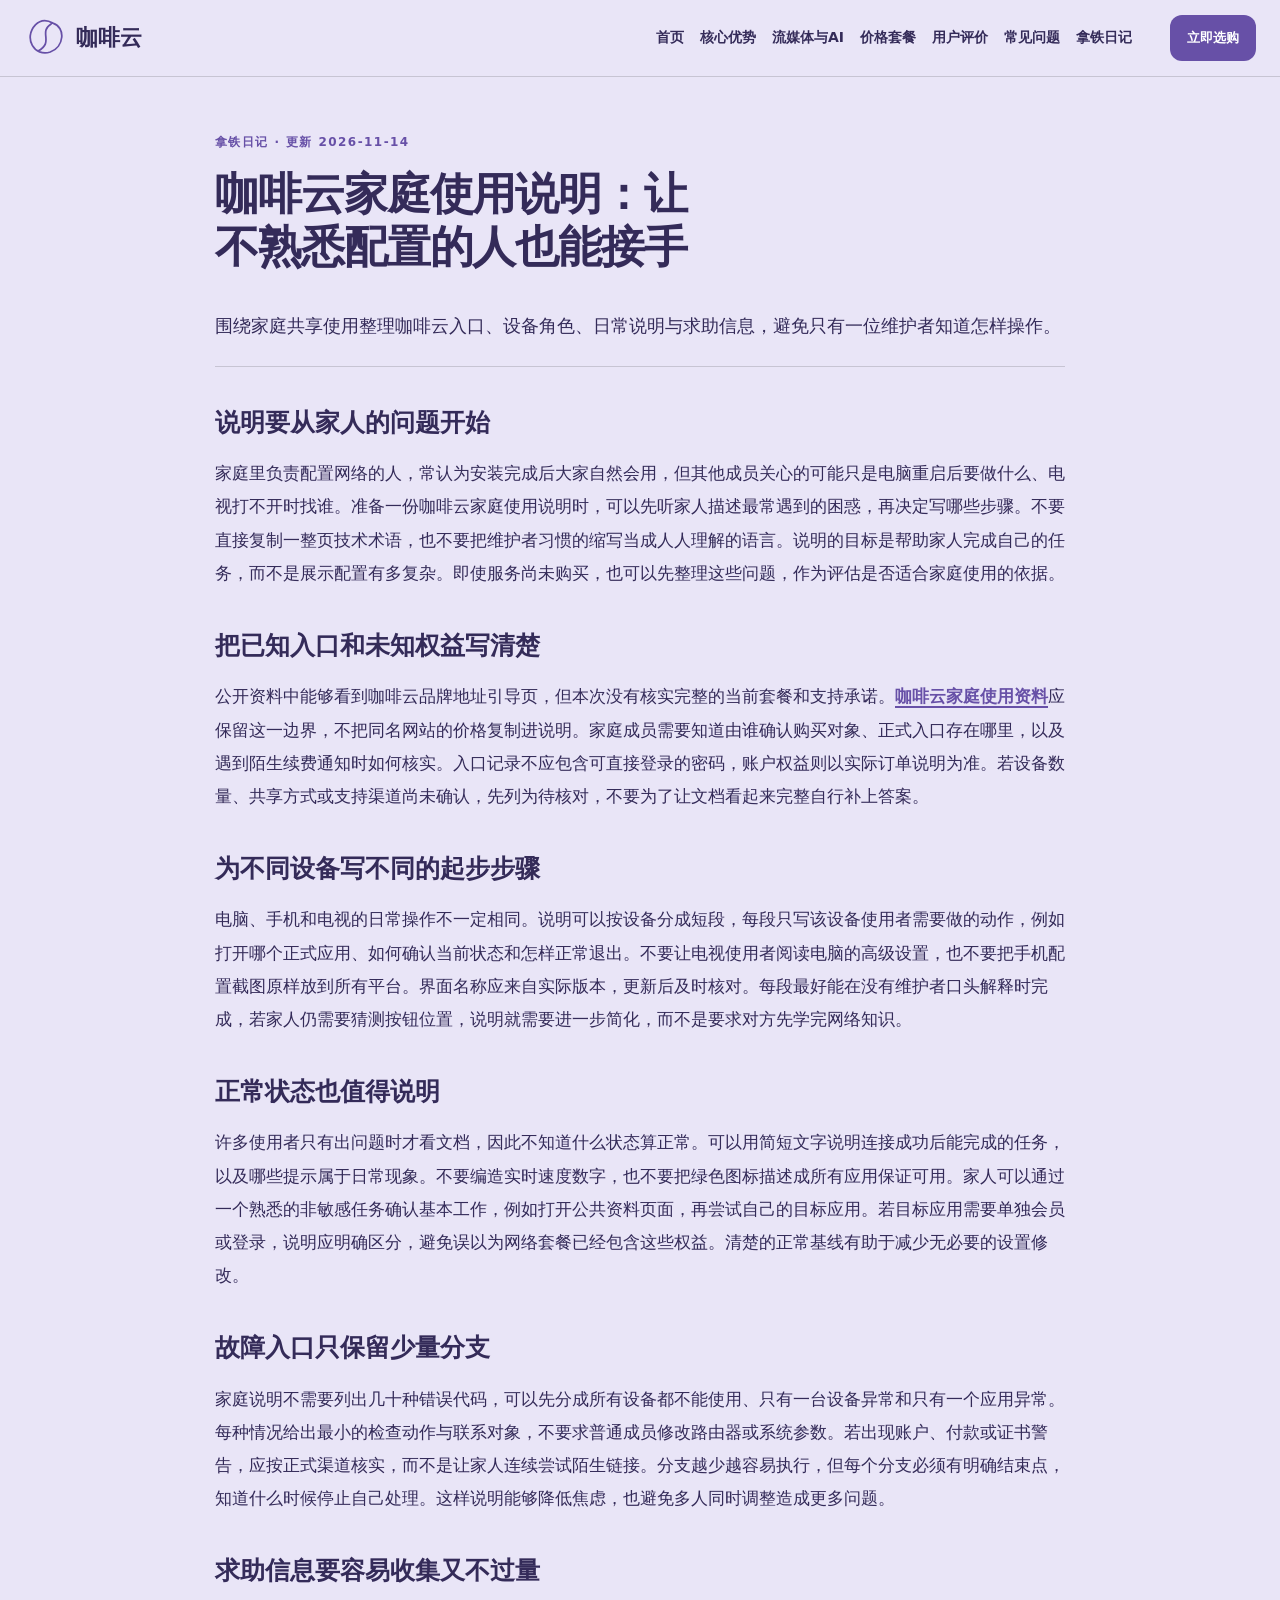
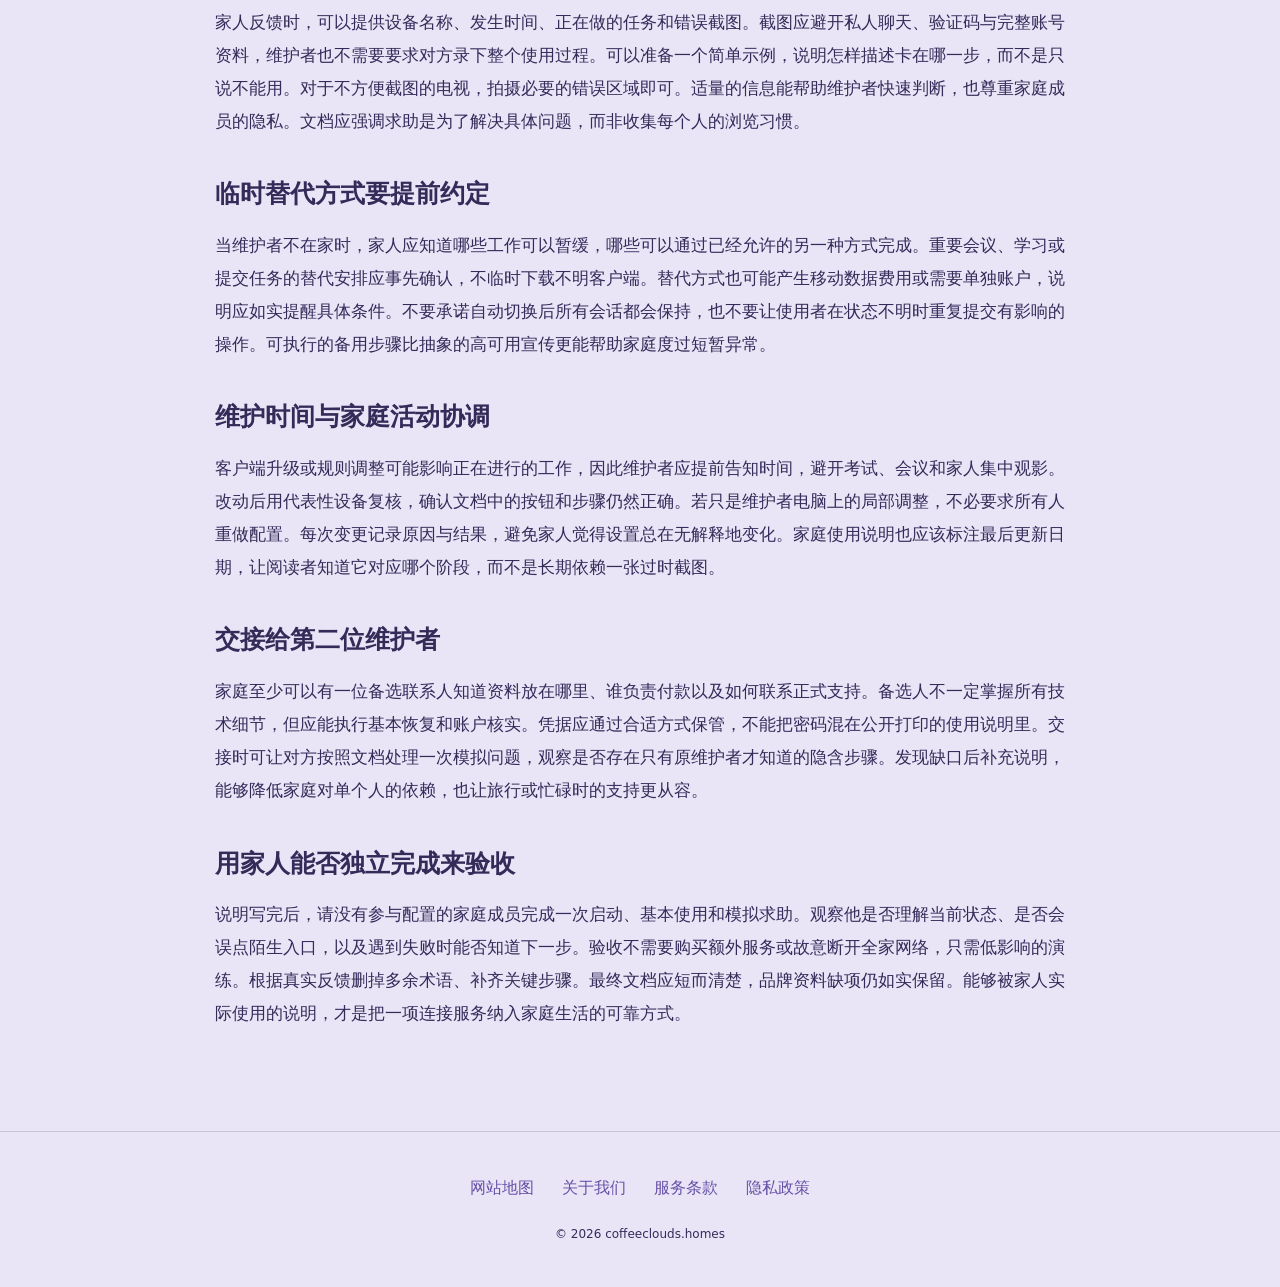
<file: coffee-clash-verge-smart-profile-setup.html>
<!DOCTYPE html>
<html lang="zh-CN"><head><meta charset="UTF-8"><meta name="viewport" content="width=device-width,initial-scale=1"><title>咖啡云家庭使用说明：让不熟悉配置的人也能接手｜咖啡云</title><meta name="description" content="围绕家庭共享使用整理咖啡云入口、设备角色、日常说明与求助信息，避免只有一位维护者知道怎样操作。"><meta name="keywords" content="咖啡云,咖啡云家庭使用说明：让不熟悉配置的人也能接手,说明要从家人的问题开始,网络使用指南"><link rel="canonical" href="https://coffeeclouds.homes/coffee-clash-verge-smart-profile-setup.html"><meta property="og:type" content="article"><meta property="og:title" content="咖啡云家庭使用说明：让不熟悉配置的人也能接手｜咖啡云"><meta property="og:description" content="围绕家庭共享使用整理咖啡云入口、设备角色、日常说明与求助信息，避免只有一位维护者知道怎样操作。"><meta property="og:url" content="https://coffeeclouds.homes/coffee-clash-verge-smart-profile-setup.html"><meta property="og:image" content="https://coffeeclouds.homes/share.png"><meta property="og:locale" content="zh_CN"><link rel="icon" href="favicon.svg" type="image/svg+xml"><link rel="stylesheet" href="style.css"><script defer src="menu.js"></script><script type="application/ld+json">{"@context": "https://schema.org", "@type": "Article", "name": "咖啡云家庭使用说明：让不熟悉配置的人也能接手｜咖啡云", "url": "https://coffeeclouds.homes/coffee-clash-verge-smart-profile-setup.html", "description": "围绕家庭共享使用整理咖啡云入口、设备角色、日常说明与求助信息，避免只有一位维护者知道怎样操作。", "inLanguage": "zh-CN", "headline": "咖啡云家庭使用说明：让不熟悉配置的人也能接手｜咖啡云", "dateModified": "2026-11-14", "image": "https://coffeeclouds.homes/share.png"}</script></head><body class="site-4 hero-B review-1 faq-1 nav-0"><header class="site-header"><div class="nav-wrap"><a class="brand" href="index.html"><svg class="brand-mark" viewBox="0 0 48 48" aria-hidden="true"><path d="M13 9C-1 24 12 46 30 40C46 34 48 12 33 7C26 3 19 3 13 9Z M31 8C16 17 35 29 16 39" fill="none" stroke="currentColor" stroke-width="2" stroke-linecap="round" stroke-linejoin="round"/></svg><span>咖啡云</span></a><nav id="site-menu" aria-label="主导航"><a href="index.html">首页</a><a href="index.html#features">核心优势</a><a href="index.html#streaming">流媒体与AI</a><a href="index.html#pricing">价格套餐</a><a href="index.html#testimonials">用户评价</a><a href="index.html#faq">常见问题</a><a href="latte-journal.html">拿铁日记</a></nav><div class="nav-actions"><a class="button compact" href="https://ww012.twilightaff.com/#/?code=A56DH1Af" target="_blank" rel="sponsored nofollow noopener">立即选购</a><button type="button" class="menu-toggle" aria-label="切换主导航菜单" aria-controls="site-menu" aria-expanded="false"><span></span><span></span></button></div></div></header><main class="site-main"><article class="article-page"><header><span class="eyebrow">拿铁日记 · 更新 2026-11-14</span><h1>咖啡云家庭使用说明：让不熟悉配置的人也能接手</h1><p class="lead">围绕家庭共享使用整理咖啡云入口、设备角色、日常说明与求助信息，避免只有一位维护者知道怎样操作。</p></header><div class="article-body"><h2>说明要从家人的问题开始</h2><p>家庭里负责配置网络的人，常认为安装完成后大家自然会用，但其他成员关心的可能只是电脑重启后要做什么、电视打不开时找谁。准备一份咖啡云家庭使用说明时，可以先听家人描述最常遇到的困惑，再决定写哪些步骤。不要直接复制一整页技术术语，也不要把维护者习惯的缩写当成人人理解的语言。说明的目标是帮助家人完成自己的任务，而不是展示配置有多复杂。即使服务尚未购买，也可以先整理这些问题，作为评估是否适合家庭使用的依据。</p><h2>把已知入口和未知权益写清楚</h2><p>公开资料中能够看到咖啡云品牌地址引导页，但本次没有核实完整的当前套餐和支持承诺。<a href="index.html">咖啡云家庭使用资料</a>应保留这一边界，不把同名网站的价格复制进说明。家庭成员需要知道由谁确认购买对象、正式入口存在哪里，以及遇到陌生续费通知时如何核实。入口记录不应包含可直接登录的密码，账户权益则以实际订单说明为准。若设备数量、共享方式或支持渠道尚未确认，先列为待核对，不要为了让文档看起来完整自行补上答案。</p><h2>为不同设备写不同的起步步骤</h2><p>电脑、手机和电视的日常操作不一定相同。说明可以按设备分成短段，每段只写该设备使用者需要做的动作，例如打开哪个正式应用、如何确认当前状态和怎样正常退出。不要让电视使用者阅读电脑的高级设置，也不要把手机配置截图原样放到所有平台。界面名称应来自实际版本，更新后及时核对。每段最好能在没有维护者口头解释时完成，若家人仍需要猜测按钮位置，说明就需要进一步简化，而不是要求对方先学完网络知识。</p><h2>正常状态也值得说明</h2><p>许多使用者只有出问题时才看文档，因此不知道什么状态算正常。可以用简短文字说明连接成功后能完成的任务，以及哪些提示属于日常现象。不要编造实时速度数字，也不要把绿色图标描述成所有应用保证可用。家人可以通过一个熟悉的非敏感任务确认基本工作，例如打开公共资料页面，再尝试自己的目标应用。若目标应用需要单独会员或登录，说明应明确区分，避免误以为网络套餐已经包含这些权益。清楚的正常基线有助于减少无必要的设置修改。</p><h2>故障入口只保留少量分支</h2><p>家庭说明不需要列出几十种错误代码，可以先分成所有设备都不能使用、只有一台设备异常和只有一个应用异常。每种情况给出最小的检查动作与联系对象，不要求普通成员修改路由器或系统参数。若出现账户、付款或证书警告，应按正式渠道核实，而不是让家人连续尝试陌生链接。分支越少越容易执行，但每个分支必须有明确结束点，知道什么时候停止自己处理。这样说明能够降低焦虑，也避免多人同时调整造成更多问题。</p><h2>求助信息要容易收集又不过量</h2><p>家人反馈时，可以提供设备名称、发生时间、正在做的任务和错误截图。截图应避开私人聊天、验证码与完整账号资料，维护者也不需要要求对方录下整个使用过程。可以准备一个简单示例，说明怎样描述卡在哪一步，而不是只说不能用。对于不方便截图的电视，拍摄必要的错误区域即可。适量的信息能帮助维护者快速判断，也尊重家庭成员的隐私。文档应强调求助是为了解决具体问题，而非收集每个人的浏览习惯。</p><h2>临时替代方式要提前约定</h2><p>当维护者不在家时，家人应知道哪些工作可以暂缓，哪些可以通过已经允许的另一种方式完成。重要会议、学习或提交任务的替代安排应事先确认，不临时下载不明客户端。替代方式也可能产生移动数据费用或需要单独账户，说明应如实提醒具体条件。不要承诺自动切换后所有会话都会保持，也不要让使用者在状态不明时重复提交有影响的操作。可执行的备用步骤比抽象的高可用宣传更能帮助家庭度过短暂异常。</p><h2>维护时间与家庭活动协调</h2><p>客户端升级或规则调整可能影响正在进行的工作，因此维护者应提前告知时间，避开考试、会议和家人集中观影。改动后用代表性设备复核，确认文档中的按钮和步骤仍然正确。若只是维护者电脑上的局部调整，不必要求所有人重做配置。每次变更记录原因与结果，避免家人觉得设置总在无解释地变化。家庭使用说明也应该标注最后更新日期，让阅读者知道它对应哪个阶段，而不是长期依赖一张过时截图。</p><h2>交接给第二位维护者</h2><p>家庭至少可以有一位备选联系人知道资料放在哪里、谁负责付款以及如何联系正式支持。备选人不一定掌握所有技术细节，但应能执行基本恢复和账户核实。凭据应通过合适方式保管，不能把密码混在公开打印的使用说明里。交接时可让对方按照文档处理一次模拟问题，观察是否存在只有原维护者才知道的隐含步骤。发现缺口后补充说明，能够降低家庭对单个人的依赖，也让旅行或忙碌时的支持更从容。</p><h2>用家人能否独立完成来验收</h2><p>说明写完后，请没有参与配置的家庭成员完成一次启动、基本使用和模拟求助。观察他是否理解当前状态、是否会误点陌生入口，以及遇到失败时能否知道下一步。验收不需要购买额外服务或故意断开全家网络，只需低影响的演练。根据真实反馈删掉多余术语、补齐关键步骤。最终文档应短而清楚，品牌资料缺项仍如实保留。能够被家人实际使用的说明，才是把一项连接服务纳入家庭生活的可靠方式。</p></div></article></main><footer class="site-footer"><nav aria-label="页脚导航"><a href="sitemap.html">网站地图</a><a href="about.html">关于我们</a><a href="terms.html">服务条款</a><a href="privacy.html">隐私政策</a></nav><p>© 2026 coffeeclouds.homes</p></footer></body></html>
</file>
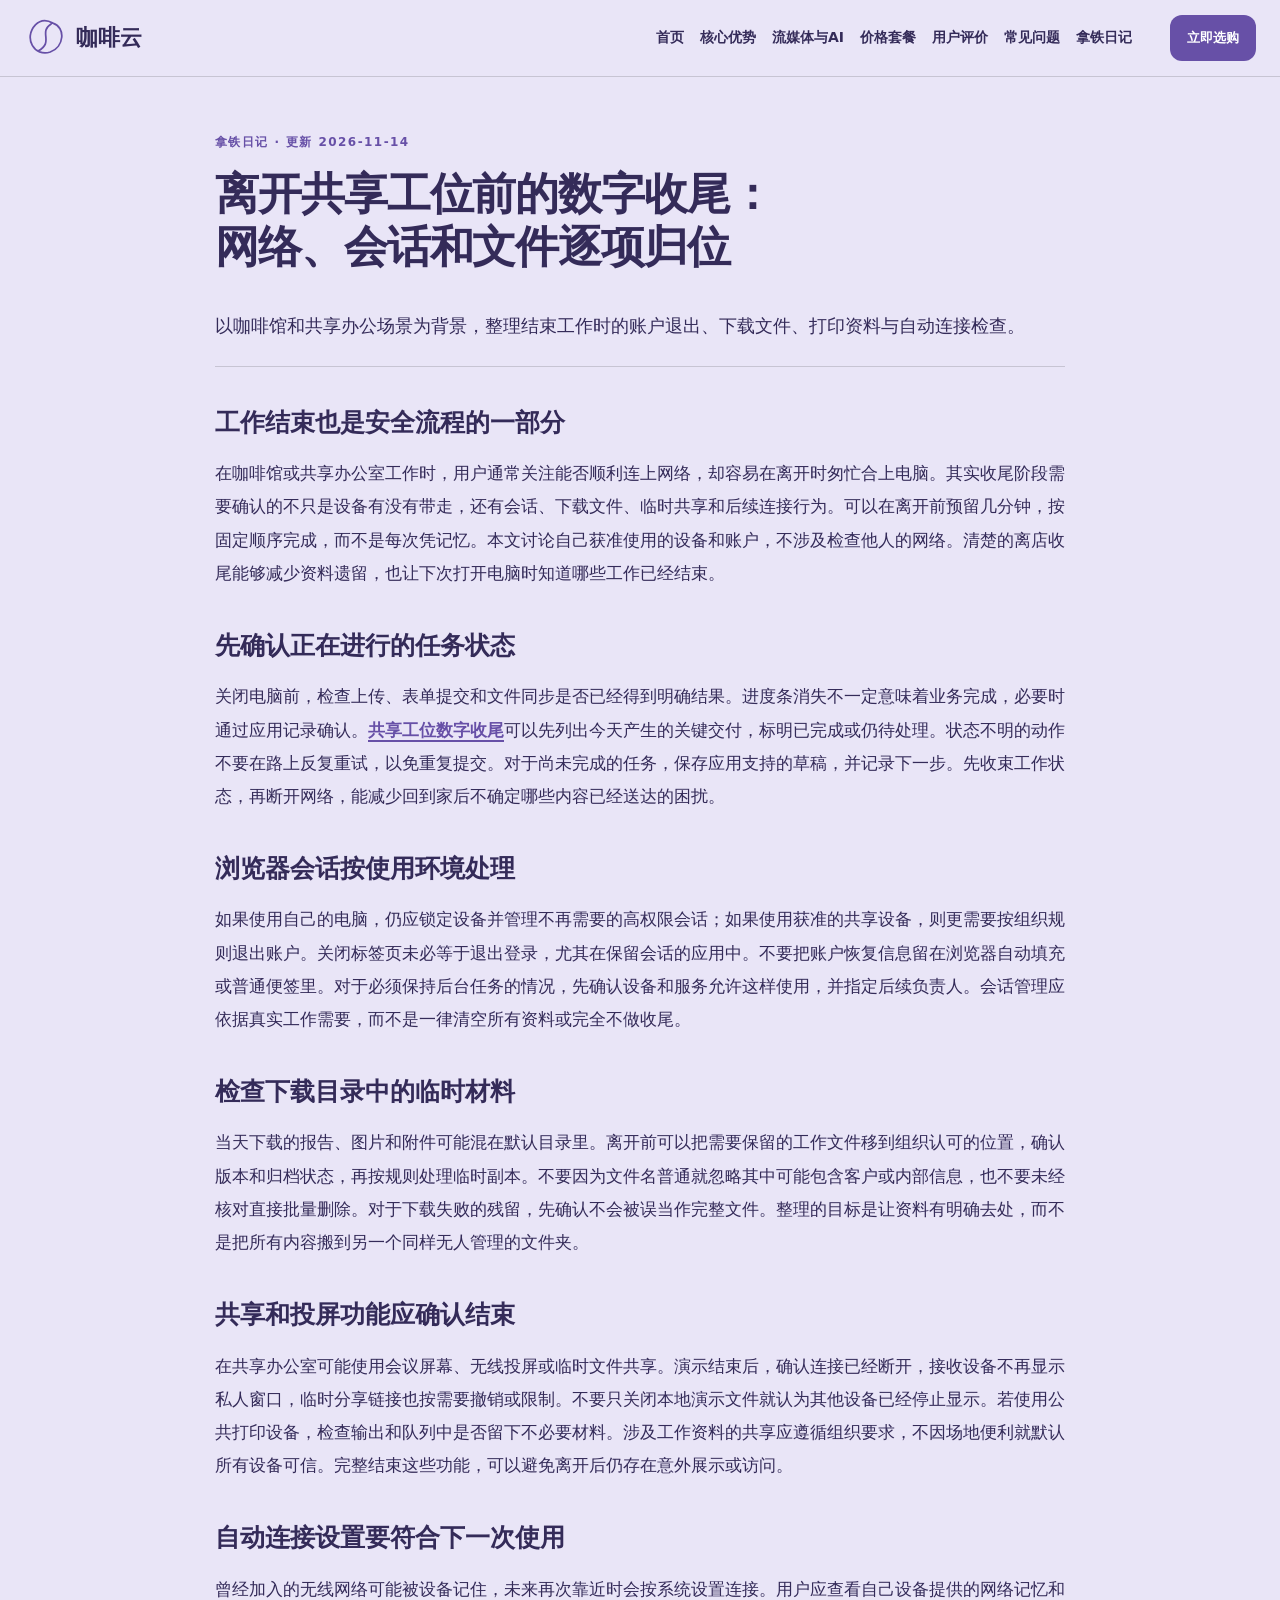
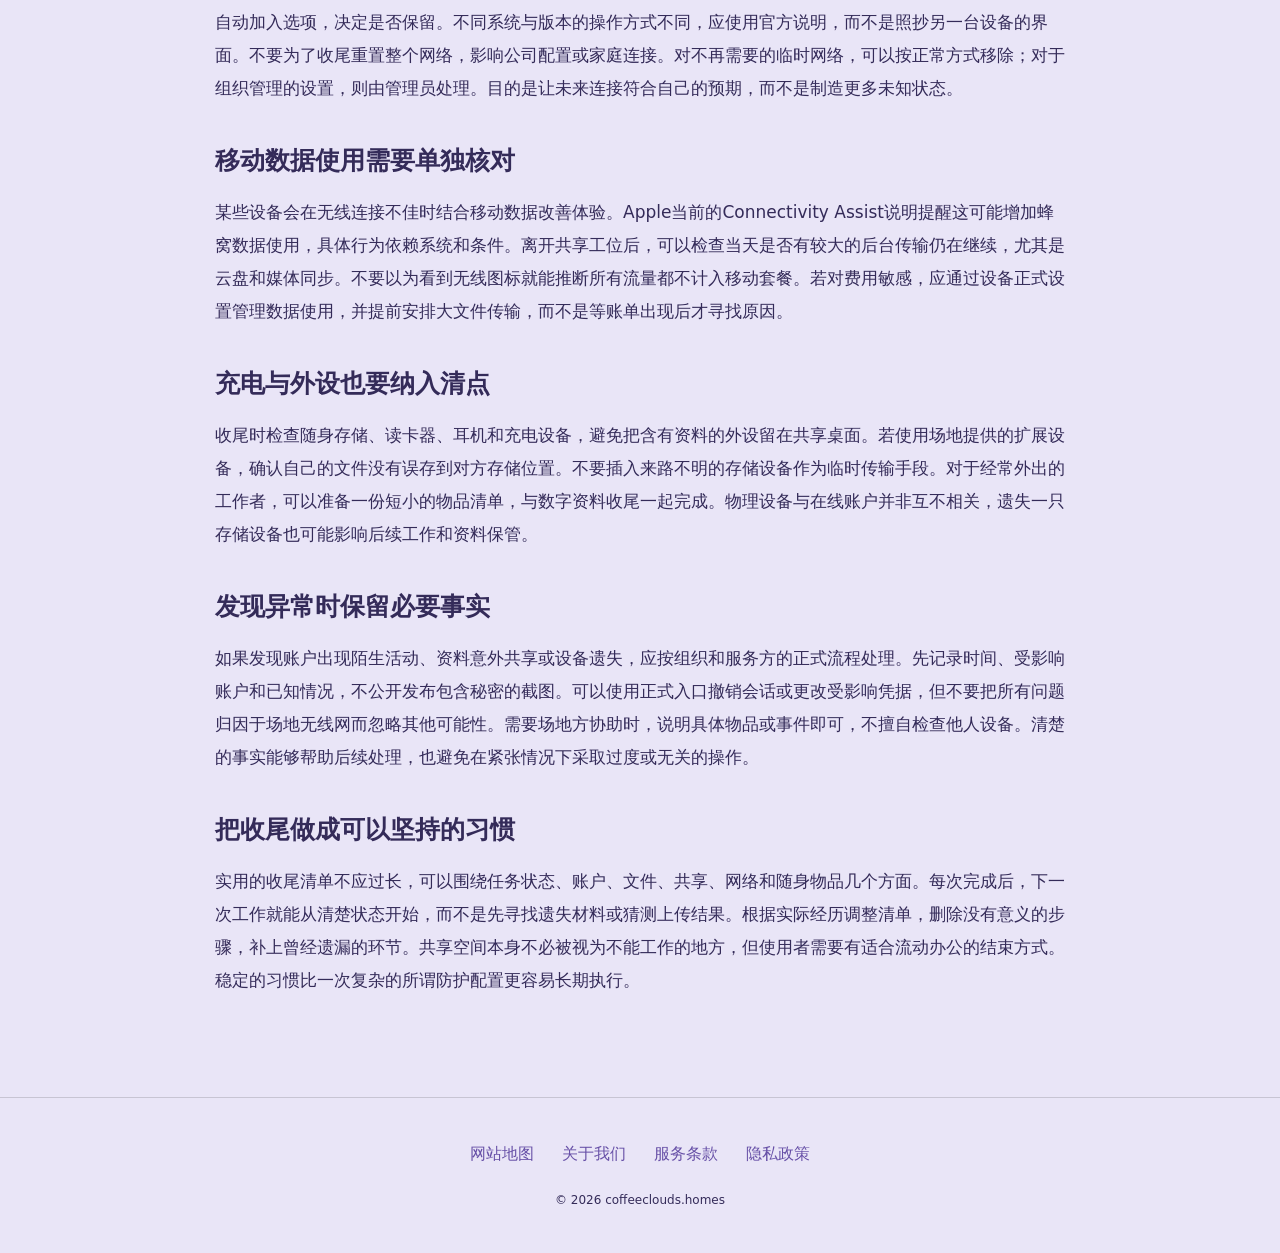
<file: coffee-public-wifi-anti-snooping-guide.html>
<!DOCTYPE html>
<html lang="zh-CN"><head><meta charset="UTF-8"><meta name="viewport" content="width=device-width,initial-scale=1"><title>离开共享工位前的数字收尾：网络、会话和文件逐项归位｜咖啡云</title><meta name="description" content="以咖啡馆和共享办公场景为背景，整理结束工作时的账户退出、下载文件、打印资料与自动连接检查。"><meta name="keywords" content="咖啡云,离开共享工位前的数字收尾：网络、会话和文件逐项归位,工作结束也是安全流程的一部分,网络使用指南"><link rel="canonical" href="https://coffeeclouds.homes/coffee-public-wifi-anti-snooping-guide.html"><meta property="og:type" content="article"><meta property="og:title" content="离开共享工位前的数字收尾：网络、会话和文件逐项归位｜咖啡云"><meta property="og:description" content="以咖啡馆和共享办公场景为背景，整理结束工作时的账户退出、下载文件、打印资料与自动连接检查。"><meta property="og:url" content="https://coffeeclouds.homes/coffee-public-wifi-anti-snooping-guide.html"><meta property="og:image" content="https://coffeeclouds.homes/share.png"><meta property="og:locale" content="zh_CN"><link rel="icon" href="favicon.svg" type="image/svg+xml"><link rel="stylesheet" href="style.css"><script defer src="menu.js"></script><script type="application/ld+json">{"@context": "https://schema.org", "@type": "Article", "name": "离开共享工位前的数字收尾：网络、会话和文件逐项归位｜咖啡云", "url": "https://coffeeclouds.homes/coffee-public-wifi-anti-snooping-guide.html", "description": "以咖啡馆和共享办公场景为背景，整理结束工作时的账户退出、下载文件、打印资料与自动连接检查。", "inLanguage": "zh-CN", "headline": "离开共享工位前的数字收尾：网络、会话和文件逐项归位｜咖啡云", "dateModified": "2026-11-14", "image": "https://coffeeclouds.homes/share.png"}</script></head><body class="site-4 hero-B review-1 faq-1 nav-0"><header class="site-header"><div class="nav-wrap"><a class="brand" href="index.html"><svg class="brand-mark" viewBox="0 0 48 48" aria-hidden="true"><path d="M13 9C-1 24 12 46 30 40C46 34 48 12 33 7C26 3 19 3 13 9Z M31 8C16 17 35 29 16 39" fill="none" stroke="currentColor" stroke-width="2" stroke-linecap="round" stroke-linejoin="round"/></svg><span>咖啡云</span></a><nav id="site-menu" aria-label="主导航"><a href="index.html">首页</a><a href="index.html#features">核心优势</a><a href="index.html#streaming">流媒体与AI</a><a href="index.html#pricing">价格套餐</a><a href="index.html#testimonials">用户评价</a><a href="index.html#faq">常见问题</a><a href="latte-journal.html">拿铁日记</a></nav><div class="nav-actions"><a class="button compact" href="https://ww012.twilightaff.com/#/?code=A56DH1Af" target="_blank" rel="sponsored nofollow noopener">立即选购</a><button type="button" class="menu-toggle" aria-label="切换主导航菜单" aria-controls="site-menu" aria-expanded="false"><span></span><span></span></button></div></div></header><main class="site-main"><article class="article-page"><header><span class="eyebrow">拿铁日记 · 更新 2026-11-14</span><h1>离开共享工位前的数字收尾：网络、会话和文件逐项归位</h1><p class="lead">以咖啡馆和共享办公场景为背景，整理结束工作时的账户退出、下载文件、打印资料与自动连接检查。</p></header><div class="article-body"><h2>工作结束也是安全流程的一部分</h2><p>在咖啡馆或共享办公室工作时，用户通常关注能否顺利连上网络，却容易在离开时匆忙合上电脑。其实收尾阶段需要确认的不只是设备有没有带走，还有会话、下载文件、临时共享和后续连接行为。可以在离开前预留几分钟，按固定顺序完成，而不是每次凭记忆。本文讨论自己获准使用的设备和账户，不涉及检查他人的网络。清楚的离店收尾能够减少资料遗留，也让下次打开电脑时知道哪些工作已经结束。</p><h2>先确认正在进行的任务状态</h2><p>关闭电脑前，检查上传、表单提交和文件同步是否已经得到明确结果。进度条消失不一定意味着业务完成，必要时通过应用记录确认。<a href="https://dajichang.mom/" target="_blank" rel="noopener">共享工位数字收尾</a>可以先列出今天产生的关键交付，标明已完成或仍待处理。状态不明的动作不要在路上反复重试，以免重复提交。对于尚未完成的任务，保存应用支持的草稿，并记录下一步。先收束工作状态，再断开网络，能减少回到家后不确定哪些内容已经送达的困扰。</p><h2>浏览器会话按使用环境处理</h2><p>如果使用自己的电脑，仍应锁定设备并管理不再需要的高权限会话；如果使用获准的共享设备，则更需要按组织规则退出账户。关闭标签页未必等于退出登录，尤其在保留会话的应用中。不要把账户恢复信息留在浏览器自动填充或普通便签里。对于必须保持后台任务的情况，先确认设备和服务允许这样使用，并指定后续负责人。会话管理应依据真实工作需要，而不是一律清空所有资料或完全不做收尾。</p><h2>检查下载目录中的临时材料</h2><p>当天下载的报告、图片和附件可能混在默认目录里。离开前可以把需要保留的工作文件移到组织认可的位置，确认版本和归档状态，再按规则处理临时副本。不要因为文件名普通就忽略其中可能包含客户或内部信息，也不要未经核对直接批量删除。对于下载失败的残留，先确认不会被误当作完整文件。整理的目标是让资料有明确去处，而不是把所有内容搬到另一个同样无人管理的文件夹。</p><h2>共享和投屏功能应确认结束</h2><p>在共享办公室可能使用会议屏幕、无线投屏或临时文件共享。演示结束后，确认连接已经断开，接收设备不再显示私人窗口，临时分享链接也按需要撤销或限制。不要只关闭本地演示文件就认为其他设备已经停止显示。若使用公共打印设备，检查输出和队列中是否留下不必要材料。涉及工作资料的共享应遵循组织要求，不因场地便利就默认所有设备可信。完整结束这些功能，可以避免离开后仍存在意外展示或访问。</p><h2>自动连接设置要符合下一次使用</h2><p>曾经加入的无线网络可能被设备记住，未来再次靠近时会按系统设置连接。用户应查看自己设备提供的网络记忆和自动加入选项，决定是否保留。不同系统与版本的操作方式不同，应使用官方说明，而不是照抄另一台设备的界面。不要为了收尾重置整个网络，影响公司配置或家庭连接。对不再需要的临时网络，可以按正常方式移除；对于组织管理的设置，则由管理员处理。目的是让未来连接符合自己的预期，而不是制造更多未知状态。</p><h2>移动数据使用需要单独核对</h2><p>某些设备会在无线连接不佳时结合移动数据改善体验。Apple当前的Connectivity Assist说明提醒这可能增加蜂窝数据使用，具体行为依赖系统和条件。离开共享工位后，可以检查当天是否有较大的后台传输仍在继续，尤其是云盘和媒体同步。不要以为看到无线图标就能推断所有流量都不计入移动套餐。若对费用敏感，应通过设备正式设置管理数据使用，并提前安排大文件传输，而不是等账单出现后才寻找原因。</p><h2>充电与外设也要纳入清点</h2><p>收尾时检查随身存储、读卡器、耳机和充电设备，避免把含有资料的外设留在共享桌面。若使用场地提供的扩展设备，确认自己的文件没有误存到对方存储位置。不要插入来路不明的存储设备作为临时传输手段。对于经常外出的工作者，可以准备一份短小的物品清单，与数字资料收尾一起完成。物理设备与在线账户并非互不相关，遗失一只存储设备也可能影响后续工作和资料保管。</p><h2>发现异常时保留必要事实</h2><p>如果发现账户出现陌生活动、资料意外共享或设备遗失，应按组织和服务方的正式流程处理。先记录时间、受影响账户和已知情况，不公开发布包含秘密的截图。可以使用正式入口撤销会话或更改受影响凭据，但不要把所有问题归因于场地无线网而忽略其他可能性。需要场地方协助时，说明具体物品或事件即可，不擅自检查他人设备。清楚的事实能够帮助后续处理，也避免在紧张情况下采取过度或无关的操作。</p><h2>把收尾做成可以坚持的习惯</h2><p>实用的收尾清单不应过长，可以围绕任务状态、账户、文件、共享、网络和随身物品几个方面。每次完成后，下一次工作就能从清楚状态开始，而不是先寻找遗失材料或猜测上传结果。根据实际经历调整清单，删除没有意义的步骤，补上曾经遗漏的环节。共享空间本身不必被视为不能工作的地方，但使用者需要有适合流动办公的结束方式。稳定的习惯比一次复杂的所谓防护配置更容易长期执行。</p></div></article></main><footer class="site-footer"><nav aria-label="页脚导航"><a href="sitemap.html">网站地图</a><a href="about.html">关于我们</a><a href="terms.html">服务条款</a><a href="privacy.html">隐私政策</a></nav><p>© 2026 coffeeclouds.homes</p></footer></body></html>
</file>
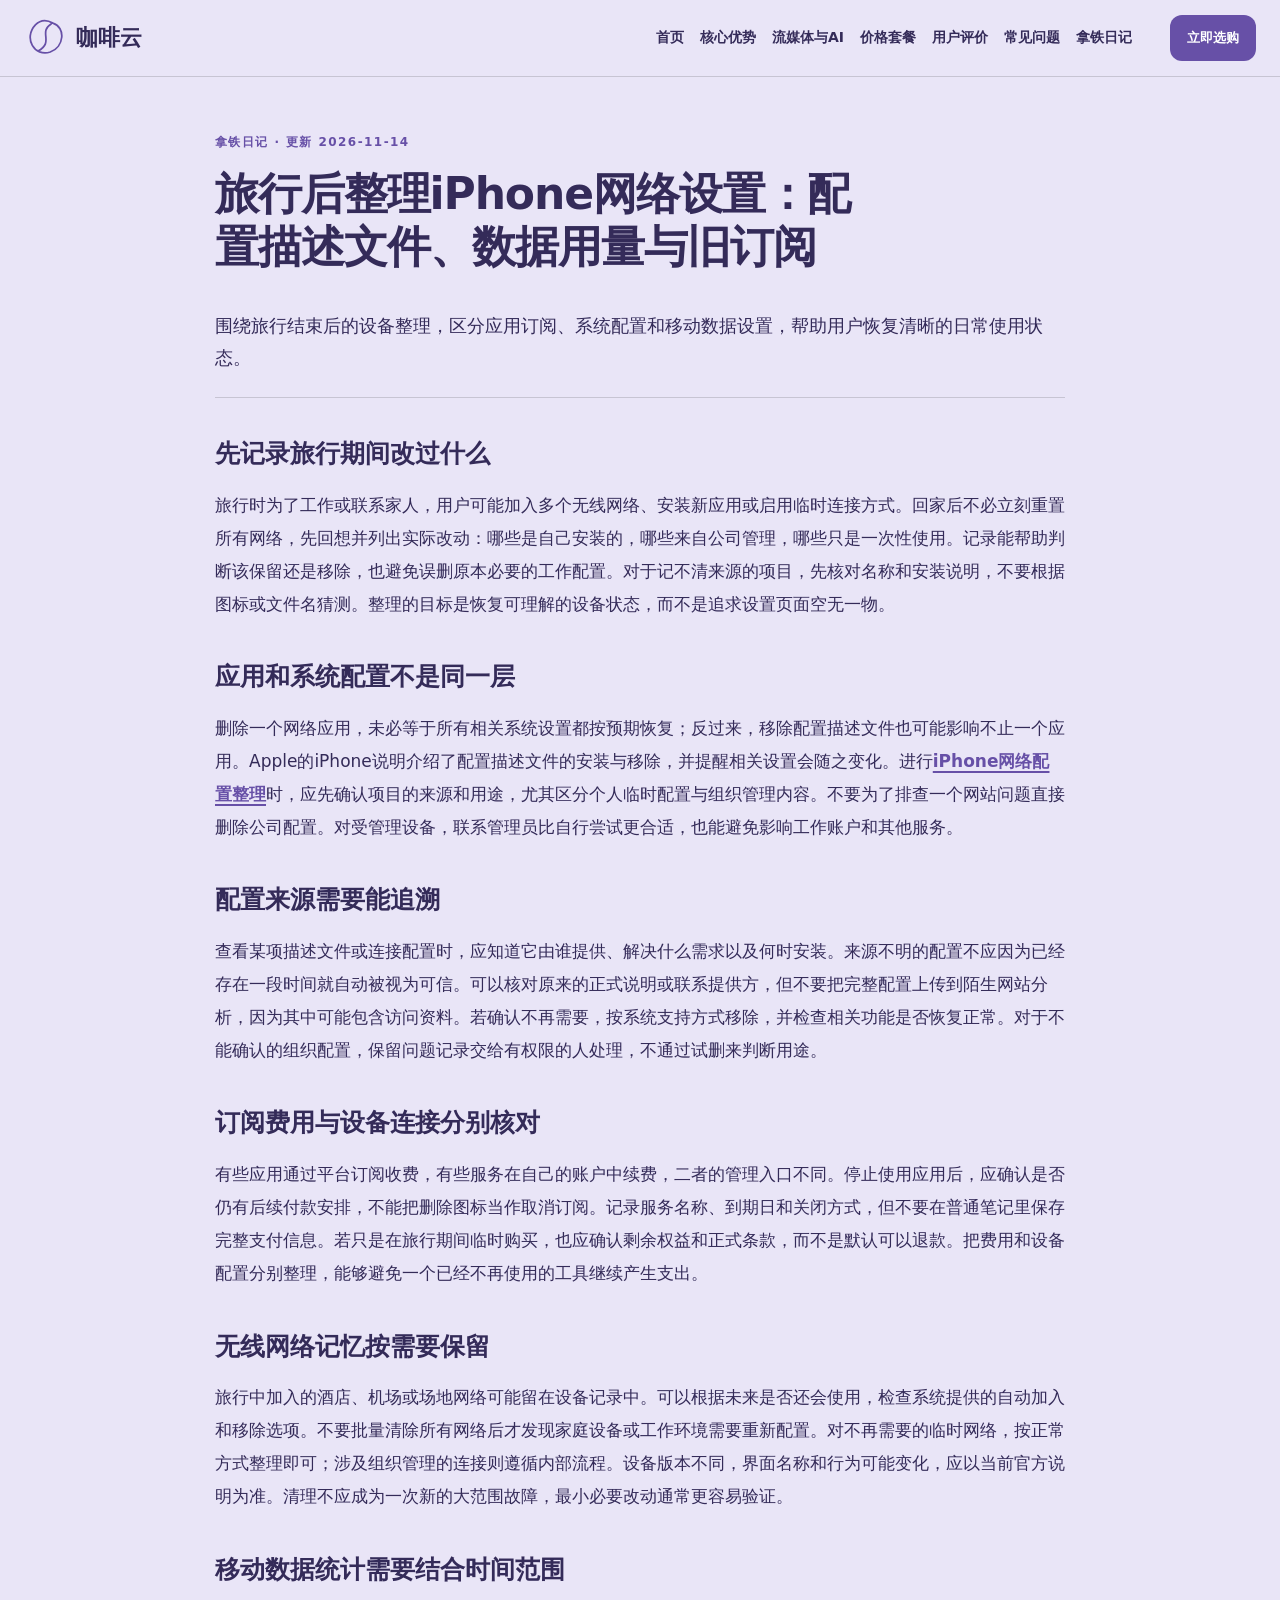
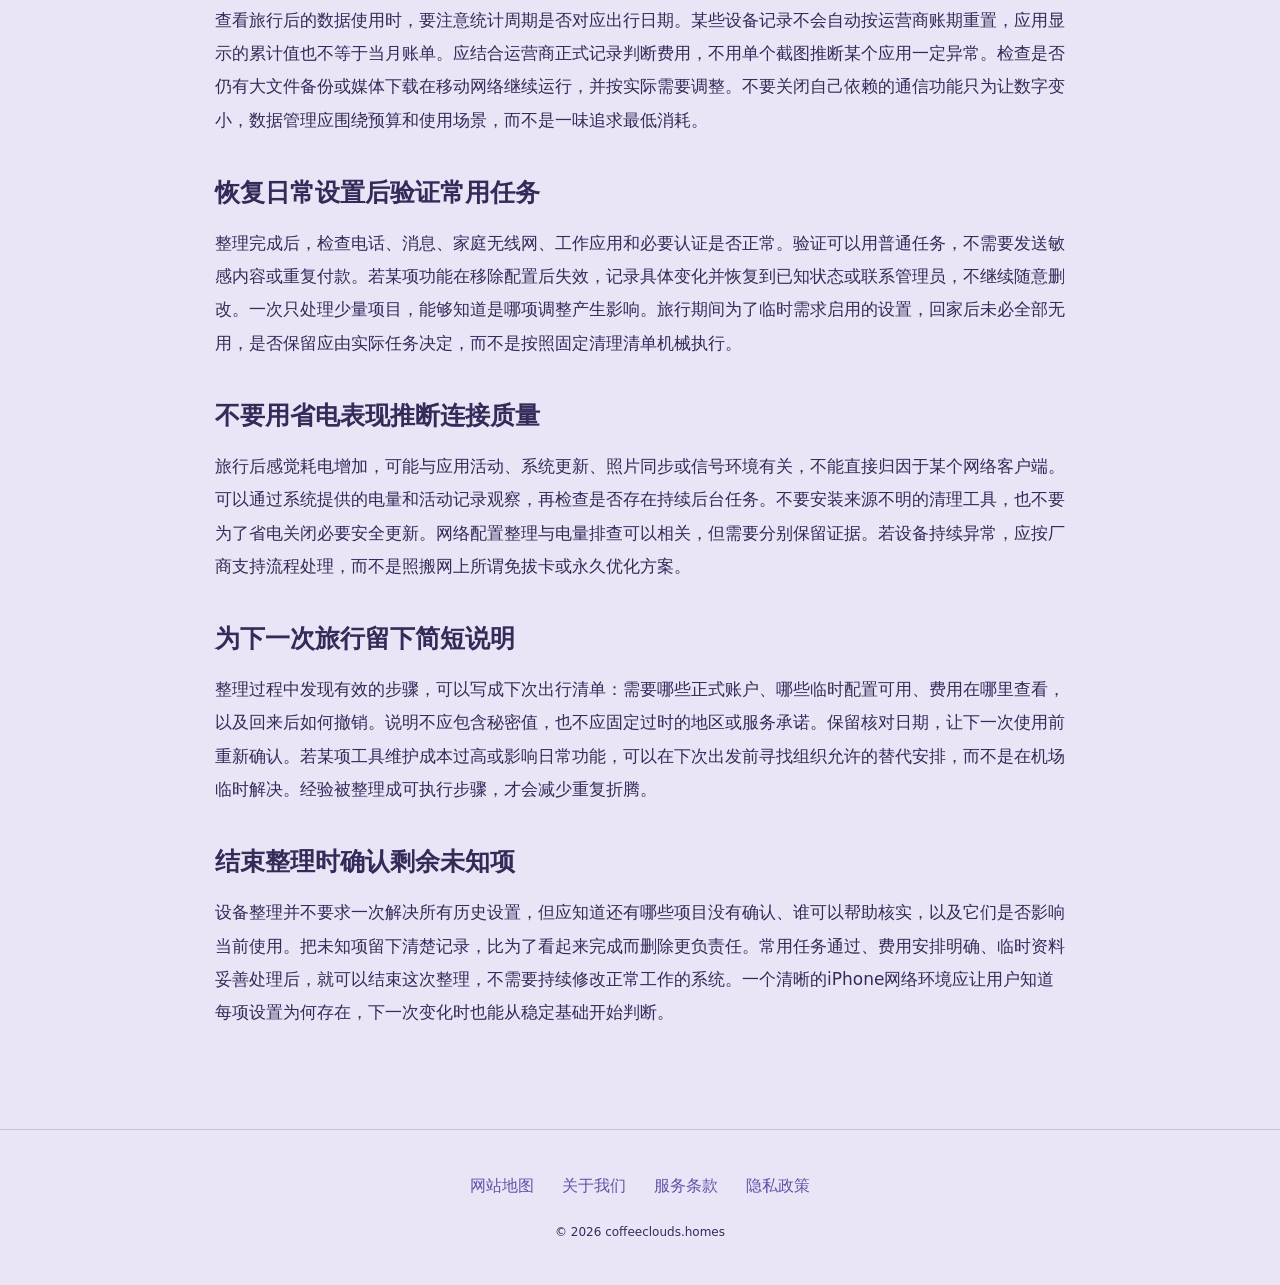
<file: coffee-shadowrocket-ios-optimization.html>
<!DOCTYPE html>
<html lang="zh-CN"><head><meta charset="UTF-8"><meta name="viewport" content="width=device-width,initial-scale=1"><title>旅行后整理iPhone网络设置：配置描述文件、数据用量与旧订阅｜咖啡云</title><meta name="description" content="围绕旅行结束后的设备整理，区分应用订阅、系统配置和移动数据设置，帮助用户恢复清晰的日常使用状态。"><meta name="keywords" content="咖啡云,旅行后整理iPhone网络设置：配置描述文件、数据用量与旧订阅,先记录旅行期间改过什么,网络使用指南"><link rel="canonical" href="https://coffeeclouds.homes/coffee-shadowrocket-ios-optimization.html"><meta property="og:type" content="article"><meta property="og:title" content="旅行后整理iPhone网络设置：配置描述文件、数据用量与旧订阅｜咖啡云"><meta property="og:description" content="围绕旅行结束后的设备整理，区分应用订阅、系统配置和移动数据设置，帮助用户恢复清晰的日常使用状态。"><meta property="og:url" content="https://coffeeclouds.homes/coffee-shadowrocket-ios-optimization.html"><meta property="og:image" content="https://coffeeclouds.homes/share.png"><meta property="og:locale" content="zh_CN"><link rel="icon" href="favicon.svg" type="image/svg+xml"><link rel="stylesheet" href="style.css"><script defer src="menu.js"></script><script type="application/ld+json">{"@context": "https://schema.org", "@type": "Article", "name": "旅行后整理iPhone网络设置：配置描述文件、数据用量与旧订阅｜咖啡云", "url": "https://coffeeclouds.homes/coffee-shadowrocket-ios-optimization.html", "description": "围绕旅行结束后的设备整理，区分应用订阅、系统配置和移动数据设置，帮助用户恢复清晰的日常使用状态。", "inLanguage": "zh-CN", "headline": "旅行后整理iPhone网络设置：配置描述文件、数据用量与旧订阅｜咖啡云", "dateModified": "2026-11-14", "image": "https://coffeeclouds.homes/share.png"}</script></head><body class="site-4 hero-B review-1 faq-1 nav-0"><header class="site-header"><div class="nav-wrap"><a class="brand" href="index.html"><svg class="brand-mark" viewBox="0 0 48 48" aria-hidden="true"><path d="M13 9C-1 24 12 46 30 40C46 34 48 12 33 7C26 3 19 3 13 9Z M31 8C16 17 35 29 16 39" fill="none" stroke="currentColor" stroke-width="2" stroke-linecap="round" stroke-linejoin="round"/></svg><span>咖啡云</span></a><nav id="site-menu" aria-label="主导航"><a href="index.html">首页</a><a href="index.html#features">核心优势</a><a href="index.html#streaming">流媒体与AI</a><a href="index.html#pricing">价格套餐</a><a href="index.html#testimonials">用户评价</a><a href="index.html#faq">常见问题</a><a href="latte-journal.html">拿铁日记</a></nav><div class="nav-actions"><a class="button compact" href="https://ww012.twilightaff.com/#/?code=A56DH1Af" target="_blank" rel="sponsored nofollow noopener">立即选购</a><button type="button" class="menu-toggle" aria-label="切换主导航菜单" aria-controls="site-menu" aria-expanded="false"><span></span><span></span></button></div></div></header><main class="site-main"><article class="article-page"><header><span class="eyebrow">拿铁日记 · 更新 2026-11-14</span><h1>旅行后整理iPhone网络设置：配置描述文件、数据用量与旧订阅</h1><p class="lead">围绕旅行结束后的设备整理，区分应用订阅、系统配置和移动数据设置，帮助用户恢复清晰的日常使用状态。</p></header><div class="article-body"><h2>先记录旅行期间改过什么</h2><p>旅行时为了工作或联系家人，用户可能加入多个无线网络、安装新应用或启用临时连接方式。回家后不必立刻重置所有网络，先回想并列出实际改动：哪些是自己安装的，哪些来自公司管理，哪些只是一次性使用。记录能帮助判断该保留还是移除，也避免误删原本必要的工作配置。对于记不清来源的项目，先核对名称和安装说明，不要根据图标或文件名猜测。整理的目标是恢复可理解的设备状态，而不是追求设置页面空无一物。</p><h2>应用和系统配置不是同一层</h2><p>删除一个网络应用，未必等于所有相关系统设置都按预期恢复；反过来，移除配置描述文件也可能影响不止一个应用。Apple的iPhone说明介绍了配置描述文件的安装与移除，并提醒相关设置会随之变化。进行<a href="https://dajichang.mom/" target="_blank" rel="noopener">iPhone网络配置整理</a>时，应先确认项目的来源和用途，尤其区分个人临时配置与组织管理内容。不要为了排查一个网站问题直接删除公司配置。对受管理设备，联系管理员比自行尝试更合适，也能避免影响工作账户和其他服务。</p><h2>配置来源需要能追溯</h2><p>查看某项描述文件或连接配置时，应知道它由谁提供、解决什么需求以及何时安装。来源不明的配置不应因为已经存在一段时间就自动被视为可信。可以核对原来的正式说明或联系提供方，但不要把完整配置上传到陌生网站分析，因为其中可能包含访问资料。若确认不再需要，按系统支持方式移除，并检查相关功能是否恢复正常。对于不能确认的组织配置，保留问题记录交给有权限的人处理，不通过试删来判断用途。</p><h2>订阅费用与设备连接分别核对</h2><p>有些应用通过平台订阅收费，有些服务在自己的账户中续费，二者的管理入口不同。停止使用应用后，应确认是否仍有后续付款安排，不能把删除图标当作取消订阅。记录服务名称、到期日和关闭方式，但不要在普通笔记里保存完整支付信息。若只是在旅行期间临时购买，也应确认剩余权益和正式条款，而不是默认可以退款。把费用和设备配置分别整理，能够避免一个已经不再使用的工具继续产生支出。</p><h2>无线网络记忆按需要保留</h2><p>旅行中加入的酒店、机场或场地网络可能留在设备记录中。可以根据未来是否还会使用，检查系统提供的自动加入和移除选项。不要批量清除所有网络后才发现家庭设备或工作环境需要重新配置。对不再需要的临时网络，按正常方式整理即可；涉及组织管理的连接则遵循内部流程。设备版本不同，界面名称和行为可能变化，应以当前官方说明为准。清理不应成为一次新的大范围故障，最小必要改动通常更容易验证。</p><h2>移动数据统计需要结合时间范围</h2><p>查看旅行后的数据使用时，要注意统计周期是否对应出行日期。某些设备记录不会自动按运营商账期重置，应用显示的累计值也不等于当月账单。应结合运营商正式记录判断费用，不用单个截图推断某个应用一定异常。检查是否仍有大文件备份或媒体下载在移动网络继续运行，并按实际需要调整。不要关闭自己依赖的通信功能只为让数字变小，数据管理应围绕预算和使用场景，而不是一味追求最低消耗。</p><h2>恢复日常设置后验证常用任务</h2><p>整理完成后，检查电话、消息、家庭无线网、工作应用和必要认证是否正常。验证可以用普通任务，不需要发送敏感内容或重复付款。若某项功能在移除配置后失效，记录具体变化并恢复到已知状态或联系管理员，不继续随意删改。一次只处理少量项目，能够知道是哪项调整产生影响。旅行期间为了临时需求启用的设置，回家后未必全部无用，是否保留应由实际任务决定，而不是按照固定清理清单机械执行。</p><h2>不要用省电表现推断连接质量</h2><p>旅行后感觉耗电增加，可能与应用活动、系统更新、照片同步或信号环境有关，不能直接归因于某个网络客户端。可以通过系统提供的电量和活动记录观察，再检查是否存在持续后台任务。不要安装来源不明的清理工具，也不要为了省电关闭必要安全更新。网络配置整理与电量排查可以相关，但需要分别保留证据。若设备持续异常，应按厂商支持流程处理，而不是照搬网上所谓免拔卡或永久优化方案。</p><h2>为下一次旅行留下简短说明</h2><p>整理过程中发现有效的步骤，可以写成下次出行清单：需要哪些正式账户、哪些临时配置可用、费用在哪里查看，以及回来后如何撤销。说明不应包含秘密值，也不应固定过时的地区或服务承诺。保留核对日期，让下一次使用前重新确认。若某项工具维护成本过高或影响日常功能，可以在下次出发前寻找组织允许的替代安排，而不是在机场临时解决。经验被整理成可执行步骤，才会减少重复折腾。</p><h2>结束整理时确认剩余未知项</h2><p>设备整理并不要求一次解决所有历史设置，但应知道还有哪些项目没有确认、谁可以帮助核实，以及它们是否影响当前使用。把未知项留下清楚记录，比为了看起来完成而删除更负责任。常用任务通过、费用安排明确、临时资料妥善处理后，就可以结束这次整理，不需要持续修改正常工作的系统。一个清晰的iPhone网络环境应让用户知道每项设置为何存在，下一次变化时也能从稳定基础开始判断。</p></div></article></main><footer class="site-footer"><nav aria-label="页脚导航"><a href="sitemap.html">网站地图</a><a href="about.html">关于我们</a><a href="terms.html">服务条款</a><a href="privacy.html">隐私政策</a></nav><p>© 2026 coffeeclouds.homes</p></footer></body></html>
</file>
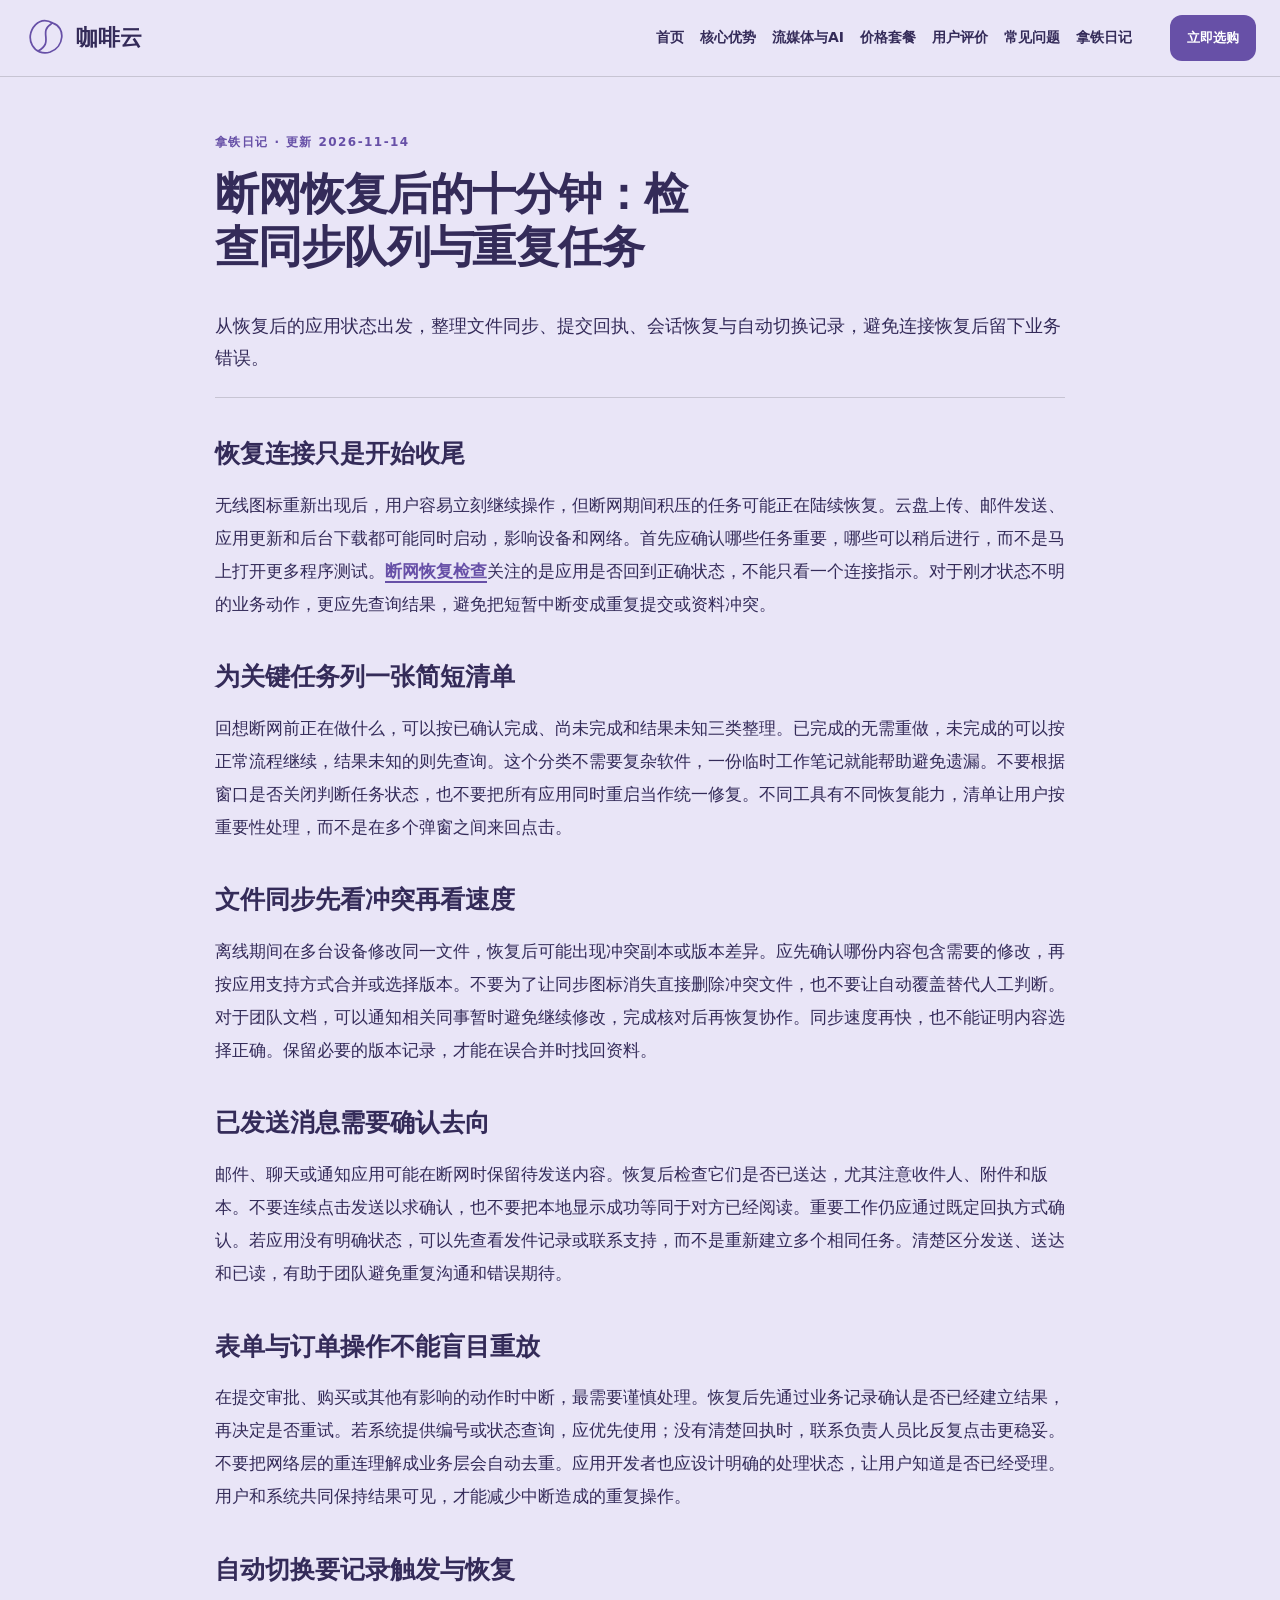
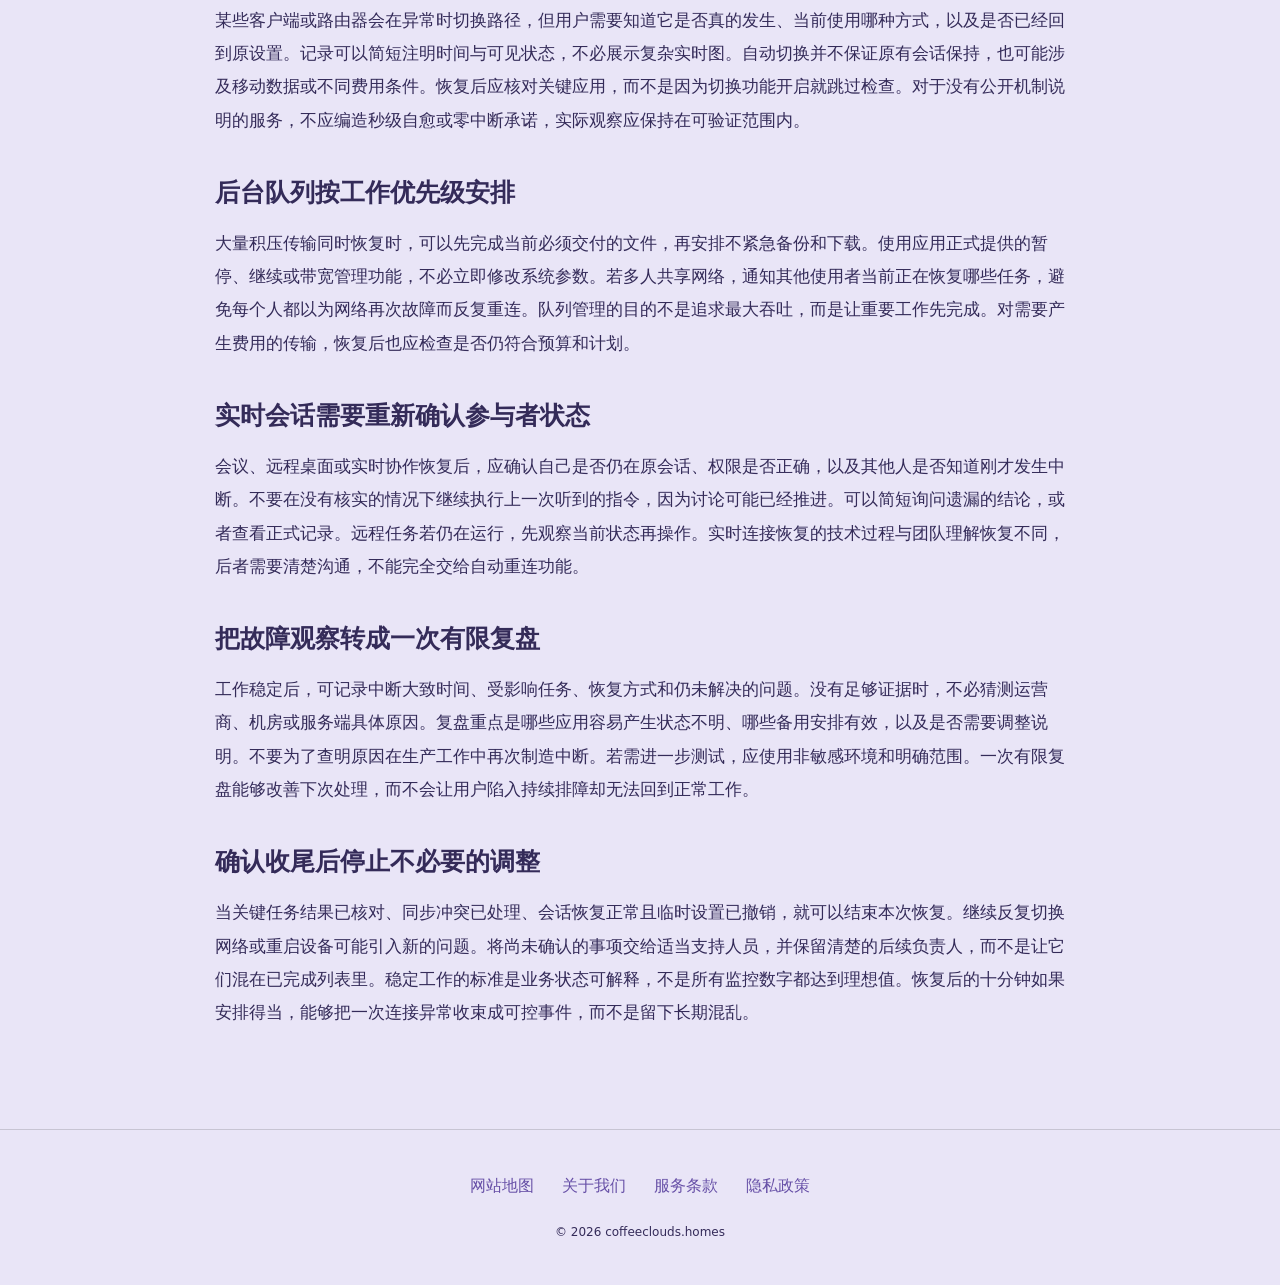
<file: coffee-smart-failover-high-availability.html>
<!DOCTYPE html>
<html lang="zh-CN"><head><meta charset="UTF-8"><meta name="viewport" content="width=device-width,initial-scale=1"><title>断网恢复后的十分钟：检查同步队列与重复任务｜咖啡云</title><meta name="description" content="从恢复后的应用状态出发，整理文件同步、提交回执、会话恢复与自动切换记录，避免连接恢复后留下业务错误。"><meta name="keywords" content="咖啡云,断网恢复后的十分钟：检查同步队列与重复任务,恢复连接只是开始收尾,网络使用指南"><link rel="canonical" href="https://coffeeclouds.homes/coffee-smart-failover-high-availability.html"><meta property="og:type" content="article"><meta property="og:title" content="断网恢复后的十分钟：检查同步队列与重复任务｜咖啡云"><meta property="og:description" content="从恢复后的应用状态出发，整理文件同步、提交回执、会话恢复与自动切换记录，避免连接恢复后留下业务错误。"><meta property="og:url" content="https://coffeeclouds.homes/coffee-smart-failover-high-availability.html"><meta property="og:image" content="https://coffeeclouds.homes/share.png"><meta property="og:locale" content="zh_CN"><link rel="icon" href="favicon.svg" type="image/svg+xml"><link rel="stylesheet" href="style.css"><script defer src="menu.js"></script><script type="application/ld+json">{"@context": "https://schema.org", "@type": "Article", "name": "断网恢复后的十分钟：检查同步队列与重复任务｜咖啡云", "url": "https://coffeeclouds.homes/coffee-smart-failover-high-availability.html", "description": "从恢复后的应用状态出发，整理文件同步、提交回执、会话恢复与自动切换记录，避免连接恢复后留下业务错误。", "inLanguage": "zh-CN", "headline": "断网恢复后的十分钟：检查同步队列与重复任务｜咖啡云", "dateModified": "2026-11-14", "image": "https://coffeeclouds.homes/share.png"}</script></head><body class="site-4 hero-B review-1 faq-1 nav-0"><header class="site-header"><div class="nav-wrap"><a class="brand" href="index.html"><svg class="brand-mark" viewBox="0 0 48 48" aria-hidden="true"><path d="M13 9C-1 24 12 46 30 40C46 34 48 12 33 7C26 3 19 3 13 9Z M31 8C16 17 35 29 16 39" fill="none" stroke="currentColor" stroke-width="2" stroke-linecap="round" stroke-linejoin="round"/></svg><span>咖啡云</span></a><nav id="site-menu" aria-label="主导航"><a href="index.html">首页</a><a href="index.html#features">核心优势</a><a href="index.html#streaming">流媒体与AI</a><a href="index.html#pricing">价格套餐</a><a href="index.html#testimonials">用户评价</a><a href="index.html#faq">常见问题</a><a href="latte-journal.html">拿铁日记</a></nav><div class="nav-actions"><a class="button compact" href="https://ww012.twilightaff.com/#/?code=A56DH1Af" target="_blank" rel="sponsored nofollow noopener">立即选购</a><button type="button" class="menu-toggle" aria-label="切换主导航菜单" aria-controls="site-menu" aria-expanded="false"><span></span><span></span></button></div></div></header><main class="site-main"><article class="article-page"><header><span class="eyebrow">拿铁日记 · 更新 2026-11-14</span><h1>断网恢复后的十分钟：检查同步队列与重复任务</h1><p class="lead">从恢复后的应用状态出发，整理文件同步、提交回执、会话恢复与自动切换记录，避免连接恢复后留下业务错误。</p></header><div class="article-body"><h2>恢复连接只是开始收尾</h2><p>无线图标重新出现后，用户容易立刻继续操作，但断网期间积压的任务可能正在陆续恢复。云盘上传、邮件发送、应用更新和后台下载都可能同时启动，影响设备和网络。首先应确认哪些任务重要，哪些可以稍后进行，而不是马上打开更多程序测试。<a href="https://dajichang.mom/" target="_blank" rel="noopener">断网恢复检查</a>关注的是应用是否回到正确状态，不能只看一个连接指示。对于刚才状态不明的业务动作，更应先查询结果，避免把短暂中断变成重复提交或资料冲突。</p><h2>为关键任务列一张简短清单</h2><p>回想断网前正在做什么，可以按已确认完成、尚未完成和结果未知三类整理。已完成的无需重做，未完成的可以按正常流程继续，结果未知的则先查询。这个分类不需要复杂软件，一份临时工作笔记就能帮助避免遗漏。不要根据窗口是否关闭判断任务状态，也不要把所有应用同时重启当作统一修复。不同工具有不同恢复能力，清单让用户按重要性处理，而不是在多个弹窗之间来回点击。</p><h2>文件同步先看冲突再看速度</h2><p>离线期间在多台设备修改同一文件，恢复后可能出现冲突副本或版本差异。应先确认哪份内容包含需要的修改，再按应用支持方式合并或选择版本。不要为了让同步图标消失直接删除冲突文件，也不要让自动覆盖替代人工判断。对于团队文档，可以通知相关同事暂时避免继续修改，完成核对后再恢复协作。同步速度再快，也不能证明内容选择正确。保留必要的版本记录，才能在误合并时找回资料。</p><h2>已发送消息需要确认去向</h2><p>邮件、聊天或通知应用可能在断网时保留待发送内容。恢复后检查它们是否已送达，尤其注意收件人、附件和版本。不要连续点击发送以求确认，也不要把本地显示成功等同于对方已经阅读。重要工作仍应通过既定回执方式确认。若应用没有明确状态，可以先查看发件记录或联系支持，而不是重新建立多个相同任务。清楚区分发送、送达和已读，有助于团队避免重复沟通和错误期待。</p><h2>表单与订单操作不能盲目重放</h2><p>在提交审批、购买或其他有影响的动作时中断，最需要谨慎处理。恢复后先通过业务记录确认是否已经建立结果，再决定是否重试。若系统提供编号或状态查询，应优先使用；没有清楚回执时，联系负责人员比反复点击更稳妥。不要把网络层的重连理解成业务层会自动去重。应用开发者也应设计明确的处理状态，让用户知道是否已经受理。用户和系统共同保持结果可见，才能减少中断造成的重复操作。</p><h2>自动切换要记录触发与恢复</h2><p>某些客户端或路由器会在异常时切换路径，但用户需要知道它是否真的发生、当前使用哪种方式，以及是否已经回到原设置。记录可以简短注明时间与可见状态，不必展示复杂实时图。自动切换并不保证原有会话保持，也可能涉及移动数据或不同费用条件。恢复后应核对关键应用，而不是因为切换功能开启就跳过检查。对于没有公开机制说明的服务，不应编造秒级自愈或零中断承诺，实际观察应保持在可验证范围内。</p><h2>后台队列按工作优先级安排</h2><p>大量积压传输同时恢复时，可以先完成当前必须交付的文件，再安排不紧急备份和下载。使用应用正式提供的暂停、继续或带宽管理功能，不必立即修改系统参数。若多人共享网络，通知其他使用者当前正在恢复哪些任务，避免每个人都以为网络再次故障而反复重连。队列管理的目的不是追求最大吞吐，而是让重要工作先完成。对需要产生费用的传输，恢复后也应检查是否仍符合预算和计划。</p><h2>实时会话需要重新确认参与者状态</h2><p>会议、远程桌面或实时协作恢复后，应确认自己是否仍在原会话、权限是否正确，以及其他人是否知道刚才发生中断。不要在没有核实的情况下继续执行上一次听到的指令，因为讨论可能已经推进。可以简短询问遗漏的结论，或者查看正式记录。远程任务若仍在运行，先观察当前状态再操作。实时连接恢复的技术过程与团队理解恢复不同，后者需要清楚沟通，不能完全交给自动重连功能。</p><h2>把故障观察转成一次有限复盘</h2><p>工作稳定后，可记录中断大致时间、受影响任务、恢复方式和仍未解决的问题。没有足够证据时，不必猜测运营商、机房或服务端具体原因。复盘重点是哪些应用容易产生状态不明、哪些备用安排有效，以及是否需要调整说明。不要为了查明原因在生产工作中再次制造中断。若需进一步测试，应使用非敏感环境和明确范围。一次有限复盘能够改善下次处理，而不会让用户陷入持续排障却无法回到正常工作。</p><h2>确认收尾后停止不必要的调整</h2><p>当关键任务结果已核对、同步冲突已处理、会话恢复正常且临时设置已撤销，就可以结束本次恢复。继续反复切换网络或重启设备可能引入新的问题。将尚未确认的事项交给适当支持人员，并保留清楚的后续负责人，而不是让它们混在已完成列表里。稳定工作的标准是业务状态可解释，不是所有监控数字都达到理想值。恢复后的十分钟如果安排得当，能够把一次连接异常收束成可控事件，而不是留下长期混乱。</p></div></article></main><footer class="site-footer"><nav aria-label="页脚导航"><a href="sitemap.html">网站地图</a><a href="about.html">关于我们</a><a href="terms.html">服务条款</a><a href="privacy.html">隐私政策</a></nav><p>© 2026 coffeeclouds.homes</p></footer></body></html>
</file>
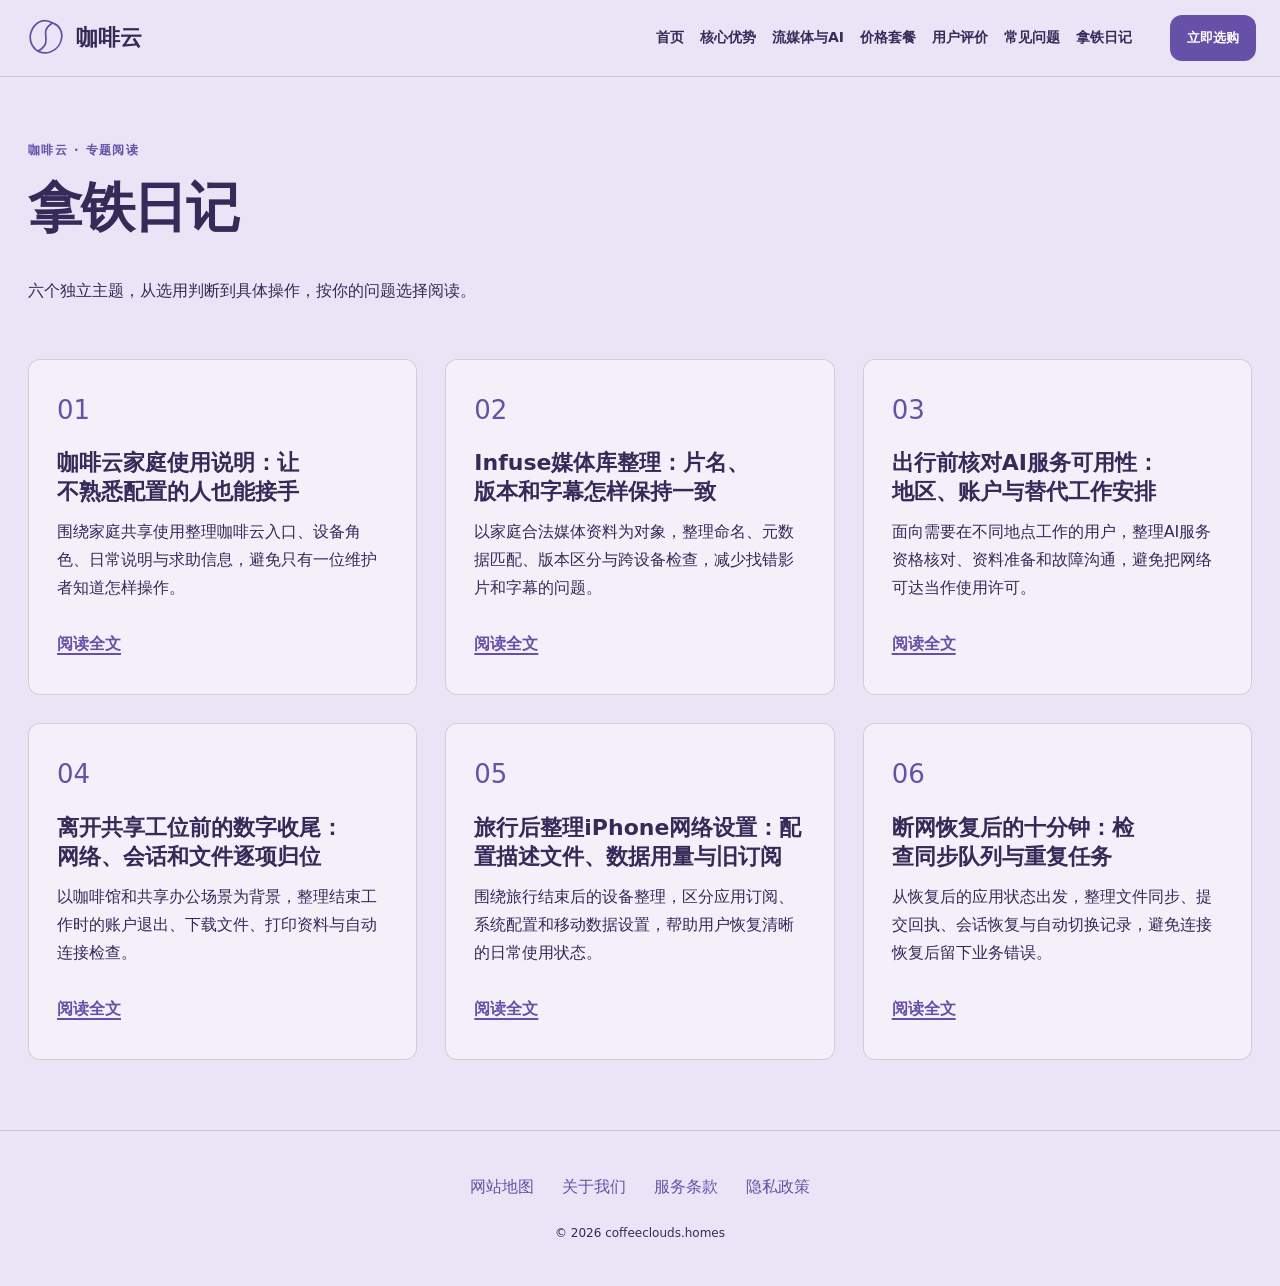
<file: latte-journal.html>
<!DOCTYPE html>
<html lang="zh-CN"><head><meta charset="UTF-8"><meta name="viewport" content="width=device-width,initial-scale=1"><title>拿铁日记｜咖啡云专题文章</title><meta name="description" content="拿铁日记收录六篇独立专题，围绕从客厅电视到随身设备，咖啡云的选用需要同时考虑日常便利与实际支持情况展开阅读。"><meta name="keywords" content="咖啡云,拿铁日记,拿铁日记,网络使用指南"><link rel="canonical" href="https://coffeeclouds.homes/latte-journal.html"><meta property="og:type" content="website"><meta property="og:title" content="拿铁日记｜咖啡云专题文章"><meta property="og:description" content="拿铁日记收录六篇独立专题，围绕从客厅电视到随身设备，咖啡云的选用需要同时考虑日常便利与实际支持情况展开阅读。"><meta property="og:url" content="https://coffeeclouds.homes/latte-journal.html"><meta property="og:image" content="https://coffeeclouds.homes/share.png"><meta property="og:locale" content="zh_CN"><link rel="icon" href="favicon.svg" type="image/svg+xml"><link rel="stylesheet" href="style.css"><script defer src="menu.js"></script><script type="application/ld+json">{"@context": "https://schema.org", "@type": "WebPage", "name": "拿铁日记｜咖啡云专题文章", "url": "https://coffeeclouds.homes/latte-journal.html", "description": "拿铁日记收录六篇独立专题，围绕从客厅电视到随身设备，咖啡云的选用需要同时考虑日常便利与实际支持情况展开阅读。", "inLanguage": "zh-CN"}</script></head><body class="site-4 hero-B review-1 faq-1 nav-0"><header class="site-header"><div class="nav-wrap"><a class="brand" href="index.html"><svg class="brand-mark" viewBox="0 0 48 48" aria-hidden="true"><path d="M13 9C-1 24 12 46 30 40C46 34 48 12 33 7C26 3 19 3 13 9Z M31 8C16 17 35 29 16 39" fill="none" stroke="currentColor" stroke-width="2" stroke-linecap="round" stroke-linejoin="round"/></svg><span>咖啡云</span></a><nav id="site-menu" aria-label="主导航"><a href="index.html">首页</a><a href="index.html#features">核心优势</a><a href="index.html#streaming">流媒体与AI</a><a href="index.html#pricing">价格套餐</a><a href="index.html#testimonials">用户评价</a><a href="index.html#faq">常见问题</a><a href="latte-journal.html">拿铁日记</a></nav><div class="nav-actions"><a class="button compact" href="https://ww012.twilightaff.com/#/?code=A56DH1Af" target="_blank" rel="sponsored nofollow noopener">立即选购</a><button type="button" class="menu-toggle" aria-label="切换主导航菜单" aria-controls="site-menu" aria-expanded="false"><span></span><span></span></button></div></div></header><main class="site-main"><header class="page-heading"><span class="eyebrow">咖啡云 · 专题阅读</span><h1>拿铁日记</h1><p>六个独立主题，从选用判断到具体操作，按你的问题选择阅读。</p></header><div class="article-list stack"><article class="article-card"><h2>咖啡云家庭使用说明：让不熟悉配置的人也能接手</h2><p>围绕家庭共享使用整理咖啡云入口、设备角色、日常说明与求助信息，避免只有一位维护者知道怎样操作。</p><a href="coffee-clash-verge-smart-profile-setup.html">阅读全文</a></article><article class="article-card"><h2>Infuse媒体库整理：片名、版本和字幕怎样保持一致</h2><p>以家庭合法媒体资料为对象，整理命名、元数据匹配、版本区分与跨设备检查，减少找错影片和字幕的问题。</p><a href="coffee-apple-tv-infuse-home-theatre.html">阅读全文</a></article><article class="article-card"><h2>出行前核对AI服务可用性：地区、账户与替代工作安排</h2><p>面向需要在不同地点工作的用户，整理AI服务资格核对、资料准备和故障沟通，避免把网络可达当作使用许可。</p><a href="coffee-chatgpt-claude-region-unblock.html">阅读全文</a></article><article class="article-card"><h2>离开共享工位前的数字收尾：网络、会话和文件逐项归位</h2><p>以咖啡馆和共享办公场景为背景，整理结束工作时的账户退出、下载文件、打印资料与自动连接检查。</p><a href="coffee-public-wifi-anti-snooping-guide.html">阅读全文</a></article><article class="article-card"><h2>旅行后整理iPhone网络设置：配置描述文件、数据用量与旧订阅</h2><p>围绕旅行结束后的设备整理，区分应用订阅、系统配置和移动数据设置，帮助用户恢复清晰的日常使用状态。</p><a href="coffee-shadowrocket-ios-optimization.html">阅读全文</a></article><article class="article-card"><h2>断网恢复后的十分钟：检查同步队列与重复任务</h2><p>从恢复后的应用状态出发，整理文件同步、提交回执、会话恢复与自动切换记录，避免连接恢复后留下业务错误。</p><a href="coffee-smart-failover-high-availability.html">阅读全文</a></article></div></main><footer class="site-footer"><nav aria-label="页脚导航"><a href="sitemap.html">网站地图</a><a href="about.html">关于我们</a><a href="terms.html">服务条款</a><a href="privacy.html">隐私政策</a></nav><p>© 2026 coffeeclouds.homes</p></footer></body></html>
</file>
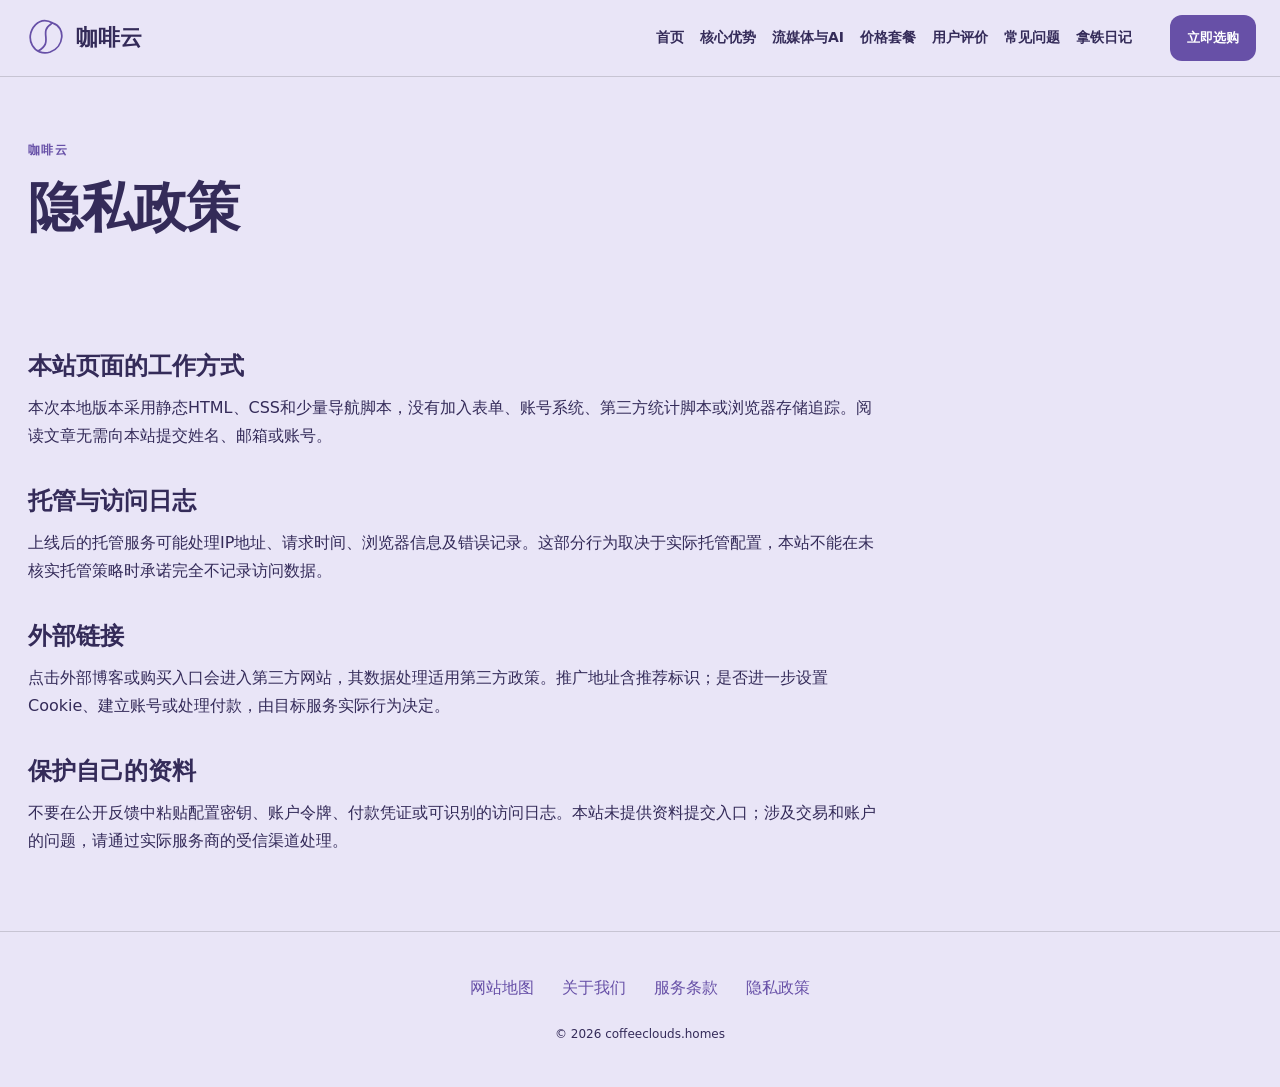
<file: privacy.html>
<!DOCTYPE html>
<html lang="zh-CN"><head><meta charset="UTF-8"><meta name="viewport" content="width=device-width,initial-scale=1"><title>隐私政策｜咖啡云·拿铁日记</title><meta name="description" content="拿铁日记的隐私政策：说明咖啡云资料整理、内容使用与第三方服务边界。"><meta name="keywords" content="咖啡云,隐私政策,拿铁日记,网络使用指南"><link rel="canonical" href="https://coffeeclouds.homes/privacy.html"><meta property="og:type" content="website"><meta property="og:title" content="隐私政策｜咖啡云·拿铁日记"><meta property="og:description" content="拿铁日记的隐私政策：说明咖啡云资料整理、内容使用与第三方服务边界。"><meta property="og:url" content="https://coffeeclouds.homes/privacy.html"><meta property="og:image" content="https://coffeeclouds.homes/share.png"><meta property="og:locale" content="zh_CN"><link rel="icon" href="favicon.svg" type="image/svg+xml"><link rel="stylesheet" href="style.css"><script defer src="menu.js"></script><script type="application/ld+json">{"@context": "https://schema.org", "@type": "WebPage", "name": "隐私政策｜咖啡云·拿铁日记", "url": "https://coffeeclouds.homes/privacy.html", "description": "拿铁日记的隐私政策：说明咖啡云资料整理、内容使用与第三方服务边界。", "inLanguage": "zh-CN"}</script></head><body class="site-4 hero-B review-1 faq-1 nav-0"><header class="site-header"><div class="nav-wrap"><a class="brand" href="index.html"><svg class="brand-mark" viewBox="0 0 48 48" aria-hidden="true"><path d="M13 9C-1 24 12 46 30 40C46 34 48 12 33 7C26 3 19 3 13 9Z M31 8C16 17 35 29 16 39" fill="none" stroke="currentColor" stroke-width="2" stroke-linecap="round" stroke-linejoin="round"/></svg><span>咖啡云</span></a><nav id="site-menu" aria-label="主导航"><a href="index.html">首页</a><a href="index.html#features">核心优势</a><a href="index.html#streaming">流媒体与AI</a><a href="index.html#pricing">价格套餐</a><a href="index.html#testimonials">用户评价</a><a href="index.html#faq">常见问题</a><a href="latte-journal.html">拿铁日记</a></nav><div class="nav-actions"><a class="button compact" href="https://ww012.twilightaff.com/#/?code=A56DH1Af" target="_blank" rel="sponsored nofollow noopener">立即选购</a><button type="button" class="menu-toggle" aria-label="切换主导航菜单" aria-controls="site-menu" aria-expanded="false"><span></span><span></span></button></div></div></header><main class="site-main"><header class="page-heading"><span class="eyebrow">咖啡云</span><h1>隐私政策</h1></header><div class="prose"><h2>本站页面的工作方式</h2><p>本次本地版本采用静态HTML、CSS和少量导航脚本，没有加入表单、账号系统、第三方统计脚本或浏览器存储追踪。阅读文章无需向本站提交姓名、邮箱或账号。</p><h2>托管与访问日志</h2><p>上线后的托管服务可能处理IP地址、请求时间、浏览器信息及错误记录。这部分行为取决于实际托管配置，本站不能在未核实托管策略时承诺完全不记录访问数据。</p><h2>外部链接</h2><p>点击外部博客或购买入口会进入第三方网站，其数据处理适用第三方政策。推广地址含推荐标识；是否进一步设置Cookie、建立账号或处理付款，由目标服务实际行为决定。</p><h2>保护自己的资料</h2><p>不要在公开反馈中粘贴配置密钥、账户令牌、付款凭证或可识别的访问日志。本站未提供资料提交入口；涉及交易和账户的问题，请通过实际服务商的受信渠道处理。</p></div></main><footer class="site-footer"><nav aria-label="页脚导航"><a href="sitemap.html">网站地图</a><a href="about.html">关于我们</a><a href="terms.html">服务条款</a><a href="privacy.html">隐私政策</a></nav><p>© 2026 coffeeclouds.homes</p></footer></body></html>
</file>
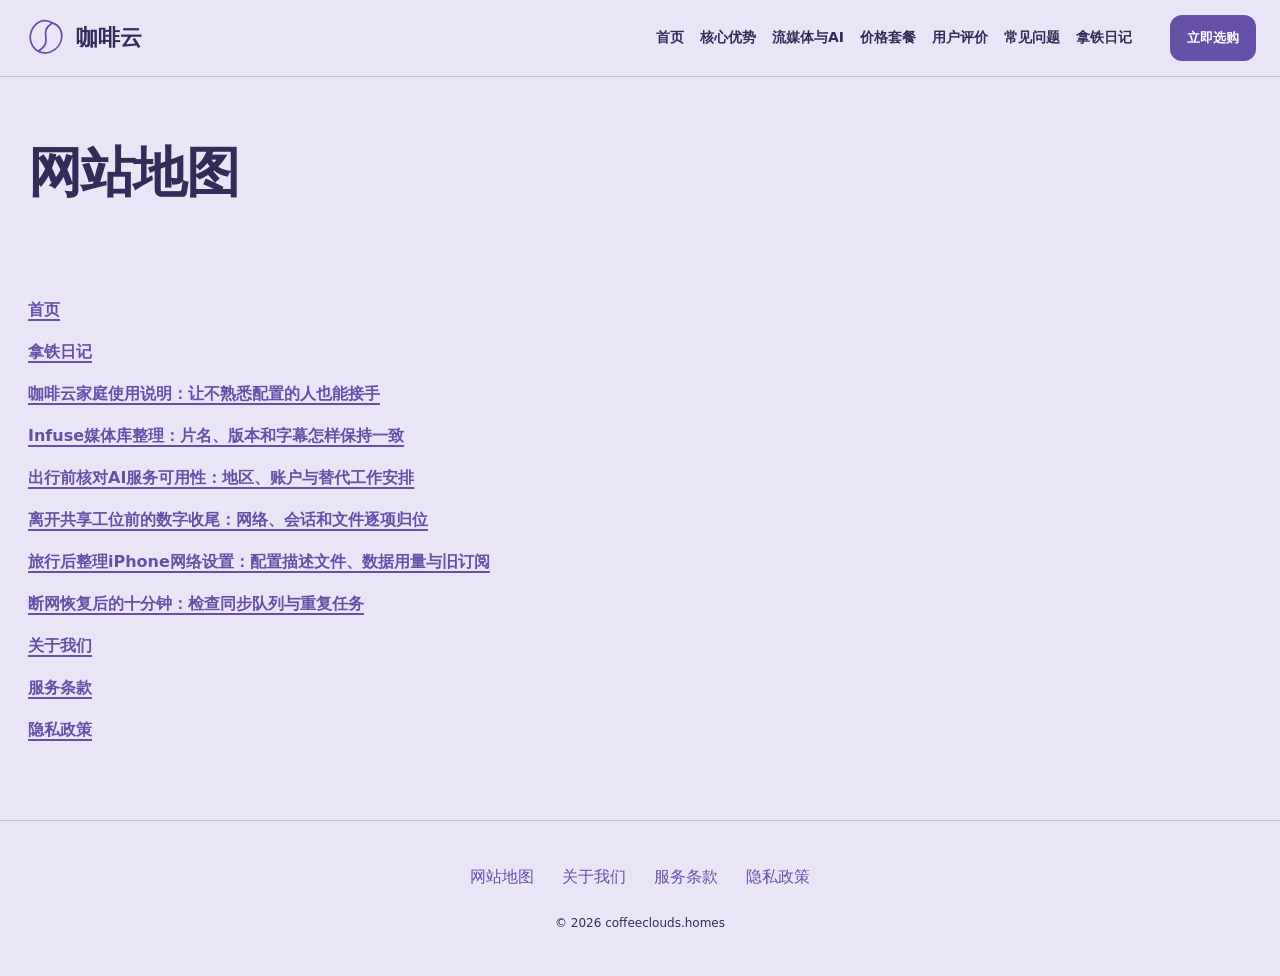
<file: sitemap.html>
<!DOCTYPE html>
<html lang="zh-CN"><head><meta charset="UTF-8"><meta name="viewport" content="width=device-width,initial-scale=1"><title>网站地图｜咖啡云·拿铁日记</title><meta name="description" content="拿铁日记及咖啡云资料站的首页、六篇专题文章与辅助说明入口。"><meta name="keywords" content="咖啡云,网站地图,拿铁日记,网络使用指南"><link rel="canonical" href="https://coffeeclouds.homes/sitemap.html"><meta property="og:type" content="website"><meta property="og:title" content="网站地图｜咖啡云·拿铁日记"><meta property="og:description" content="拿铁日记及咖啡云资料站的首页、六篇专题文章与辅助说明入口。"><meta property="og:url" content="https://coffeeclouds.homes/sitemap.html"><meta property="og:image" content="https://coffeeclouds.homes/share.png"><meta property="og:locale" content="zh_CN"><link rel="icon" href="favicon.svg" type="image/svg+xml"><link rel="stylesheet" href="style.css"><script defer src="menu.js"></script><script type="application/ld+json">{"@context": "https://schema.org", "@type": "WebPage", "name": "网站地图｜咖啡云·拿铁日记", "url": "https://coffeeclouds.homes/sitemap.html", "description": "拿铁日记及咖啡云资料站的首页、六篇专题文章与辅助说明入口。", "inLanguage": "zh-CN"}</script></head><body class="site-4 hero-B review-1 faq-1 nav-0"><header class="site-header"><div class="nav-wrap"><a class="brand" href="index.html"><svg class="brand-mark" viewBox="0 0 48 48" aria-hidden="true"><path d="M13 9C-1 24 12 46 30 40C46 34 48 12 33 7C26 3 19 3 13 9Z M31 8C16 17 35 29 16 39" fill="none" stroke="currentColor" stroke-width="2" stroke-linecap="round" stroke-linejoin="round"/></svg><span>咖啡云</span></a><nav id="site-menu" aria-label="主导航"><a href="index.html">首页</a><a href="index.html#features">核心优势</a><a href="index.html#streaming">流媒体与AI</a><a href="index.html#pricing">价格套餐</a><a href="index.html#testimonials">用户评价</a><a href="index.html#faq">常见问题</a><a href="latte-journal.html">拿铁日记</a></nav><div class="nav-actions"><a class="button compact" href="https://ww012.twilightaff.com/#/?code=A56DH1Af" target="_blank" rel="sponsored nofollow noopener">立即选购</a><button type="button" class="menu-toggle" aria-label="切换主导航菜单" aria-controls="site-menu" aria-expanded="false"><span></span><span></span></button></div></div></header><main class="site-main"><header class="page-heading"><h1>网站地图</h1></header><div class="prose"><ul class="map-links"><li><a href="index.html">首页</a></li><li><a href="latte-journal.html">拿铁日记</a></li><li><a href="coffee-clash-verge-smart-profile-setup.html">咖啡云家庭使用说明：让不熟悉配置的人也能接手</a></li><li><a href="coffee-apple-tv-infuse-home-theatre.html">Infuse媒体库整理：片名、版本和字幕怎样保持一致</a></li><li><a href="coffee-chatgpt-claude-region-unblock.html">出行前核对AI服务可用性：地区、账户与替代工作安排</a></li><li><a href="coffee-public-wifi-anti-snooping-guide.html">离开共享工位前的数字收尾：网络、会话和文件逐项归位</a></li><li><a href="coffee-shadowrocket-ios-optimization.html">旅行后整理iPhone网络设置：配置描述文件、数据用量与旧订阅</a></li><li><a href="coffee-smart-failover-high-availability.html">断网恢复后的十分钟：检查同步队列与重复任务</a></li><li><a href="about.html">关于我们</a></li><li><a href="terms.html">服务条款</a></li><li><a href="privacy.html">隐私政策</a></li></ul></div></main><footer class="site-footer"><nav aria-label="页脚导航"><a href="sitemap.html">网站地图</a><a href="about.html">关于我们</a><a href="terms.html">服务条款</a><a href="privacy.html">隐私政策</a></nav><p>© 2026 coffeeclouds.homes</p></footer></body></html>
</file>
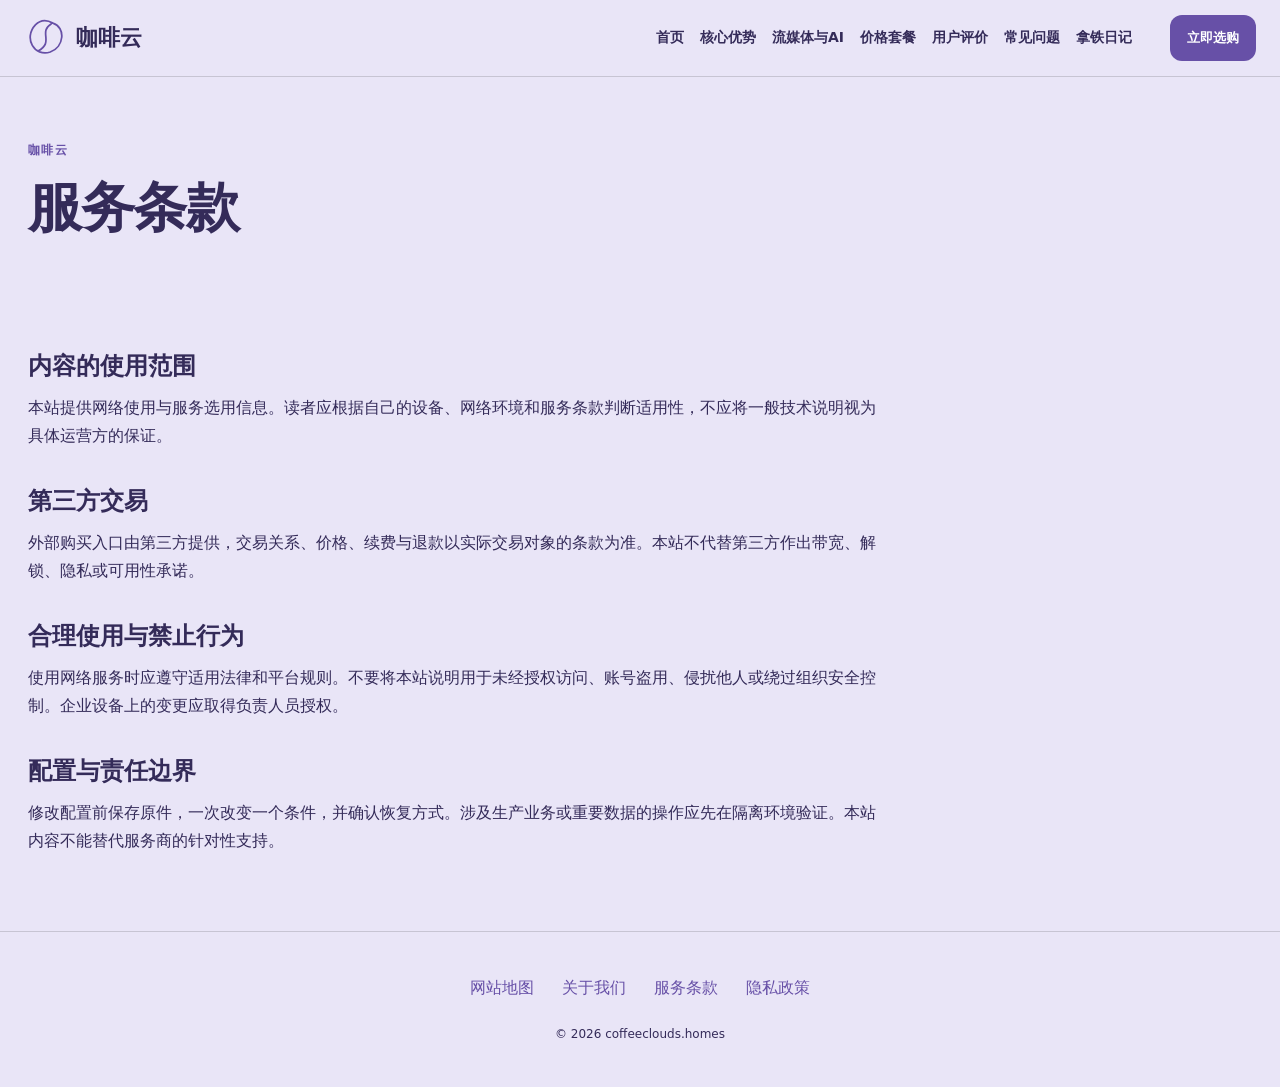
<file: terms.html>
<!DOCTYPE html>
<html lang="zh-CN"><head><meta charset="UTF-8"><meta name="viewport" content="width=device-width,initial-scale=1"><title>服务条款｜咖啡云·拿铁日记</title><meta name="description" content="拿铁日记的服务条款：说明咖啡云资料整理、内容使用与第三方服务边界。"><meta name="keywords" content="咖啡云,服务条款,拿铁日记,网络使用指南"><link rel="canonical" href="https://coffeeclouds.homes/terms.html"><meta property="og:type" content="website"><meta property="og:title" content="服务条款｜咖啡云·拿铁日记"><meta property="og:description" content="拿铁日记的服务条款：说明咖啡云资料整理、内容使用与第三方服务边界。"><meta property="og:url" content="https://coffeeclouds.homes/terms.html"><meta property="og:image" content="https://coffeeclouds.homes/share.png"><meta property="og:locale" content="zh_CN"><link rel="icon" href="favicon.svg" type="image/svg+xml"><link rel="stylesheet" href="style.css"><script defer src="menu.js"></script><script type="application/ld+json">{"@context": "https://schema.org", "@type": "WebPage", "name": "服务条款｜咖啡云·拿铁日记", "url": "https://coffeeclouds.homes/terms.html", "description": "拿铁日记的服务条款：说明咖啡云资料整理、内容使用与第三方服务边界。", "inLanguage": "zh-CN"}</script></head><body class="site-4 hero-B review-1 faq-1 nav-0"><header class="site-header"><div class="nav-wrap"><a class="brand" href="index.html"><svg class="brand-mark" viewBox="0 0 48 48" aria-hidden="true"><path d="M13 9C-1 24 12 46 30 40C46 34 48 12 33 7C26 3 19 3 13 9Z M31 8C16 17 35 29 16 39" fill="none" stroke="currentColor" stroke-width="2" stroke-linecap="round" stroke-linejoin="round"/></svg><span>咖啡云</span></a><nav id="site-menu" aria-label="主导航"><a href="index.html">首页</a><a href="index.html#features">核心优势</a><a href="index.html#streaming">流媒体与AI</a><a href="index.html#pricing">价格套餐</a><a href="index.html#testimonials">用户评价</a><a href="index.html#faq">常见问题</a><a href="latte-journal.html">拿铁日记</a></nav><div class="nav-actions"><a class="button compact" href="https://ww012.twilightaff.com/#/?code=A56DH1Af" target="_blank" rel="sponsored nofollow noopener">立即选购</a><button type="button" class="menu-toggle" aria-label="切换主导航菜单" aria-controls="site-menu" aria-expanded="false"><span></span><span></span></button></div></div></header><main class="site-main"><header class="page-heading"><span class="eyebrow">咖啡云</span><h1>服务条款</h1></header><div class="prose"><h2>内容的使用范围</h2><p>本站提供网络使用与服务选用信息。读者应根据自己的设备、网络环境和服务条款判断适用性，不应将一般技术说明视为具体运营方的保证。</p><h2>第三方交易</h2><p>外部购买入口由第三方提供，交易关系、价格、续费与退款以实际交易对象的条款为准。本站不代替第三方作出带宽、解锁、隐私或可用性承诺。</p><h2>合理使用与禁止行为</h2><p>使用网络服务时应遵守适用法律和平台规则。不要将本站说明用于未经授权访问、账号盗用、侵扰他人或绕过组织安全控制。企业设备上的变更应取得负责人员授权。</p><h2>配置与责任边界</h2><p>修改配置前保存原件，一次改变一个条件，并确认恢复方式。涉及生产业务或重要数据的操作应先在隔离环境验证。本站内容不能替代服务商的针对性支持。</p></div></main><footer class="site-footer"><nav aria-label="页脚导航"><a href="sitemap.html">网站地图</a><a href="about.html">关于我们</a><a href="terms.html">服务条款</a><a href="privacy.html">隐私政策</a></nav><p>© 2026 coffeeclouds.homes</p></footer></body></html>
</file>
<file: style.css>
:root{--bg:#e9e5f7;--ink:#342b59;--accent:#6750a7;--panel:#ffffff70;--line:#00000025;--button-ink:#ffffff;--font:system-ui,-apple-system,"Microsoft YaHei",sans-serif;--width:1280px;--radius:12px;}
*{box-sizing:border-box}html{scroll-behavior:smooth}body{margin:0;background:var(--bg);color:var(--ink);font-family:var(--font);line-height:1.75}a{color:var(--accent);text-decoration-thickness:1px;text-underline-offset:4px}a:visited{color:var(--accent)}a:hover{text-decoration:underline}button,a{-webkit-tap-highlight-color:transparent}button{font:inherit}a:focus-visible,button:focus-visible,summary:focus-visible{outline:3px solid var(--accent);outline-offset:5px}svg{max-width:100%}h1,h2,h3,p{margin-top:0}h1{font-size:clamp(30px,4.2vw,58px);line-height:1.2;letter-spacing:-.025em;max-width:19ch}h2{font-size:clamp(25px,3vw,38px);line-height:1.3;margin-bottom:12px}h3{font-size:19px;line-height:1.5}p{overflow-wrap:anywhere}img{max-width:100%;height:auto}.site-header{position:sticky;top:0;z-index:20;background:var(--bg);border-bottom:1px solid var(--line)}.nav-wrap{max-width:1440px;padding:15px 24px;margin:auto;display:flex;align-items:center;gap:24px}.brand{color:var(--ink)!important;display:flex;align-items:center;gap:10px;font-weight:800;white-space:nowrap;text-decoration:none;font-size:22px}.brand-mark{width:42px;height:42px;color:var(--accent)}#site-menu{display:flex;gap:17px;margin-left:auto;align-items:center}#site-menu a{font:600 13px/1.4 system-ui,sans-serif;text-decoration:none;color:var(--ink);white-space:nowrap}#site-menu a:hover{color:var(--accent)}.nav-actions{display:flex;align-items:center;gap:10px;margin-left:auto}.button{display:inline-flex;align-items:center;justify-content:center;background:var(--accent);color:var(--button-ink)!important;padding:13px 24px;border-radius:var(--radius);font:700 15px/1.5 system-ui,sans-serif;text-decoration:none;min-height:46px;white-space:nowrap}.button:hover{filter:brightness(.94);text-decoration:none}.compact{font-size:13px;padding:10px 17px}.menu-toggle{display:none;width:44px;height:44px;border:1px solid var(--line);background:transparent;border-radius:8px;color:var(--ink);align-items:center;justify-content:center;flex-direction:column;gap:6px}.menu-toggle span{display:block;width:20px;height:2px;background:currentColor}.site-main{max-width:var(--width);margin:auto;padding:0 28px;position:relative;z-index:1}.hero-section{min-height:600px;padding:72px 0;display:grid;grid-template-columns:1.1fr .9fr;gap:52px;align-items:center}.hero-intro{font-size:18px;max-width:40em}.eyebrow{display:block;color:var(--accent);font:700 12px/1.6 system-ui,sans-serif;letter-spacing:.12em;margin-bottom:16px}.hero-actions{display:flex;gap:24px;align-items:center;flex-wrap:wrap;margin-top:30px}.text-button{font-weight:700;min-height:44px;display:inline-flex;align-items:center}.hero-art{min-width:0;width:100%;display:flex;justify-content:center;align-items:center;animation:art-sway 9s ease-in-out infinite}.hero-art>svg{width:100%;height:auto!important;aspect-ratio:13/11;max-height:460px!important}.hero-A .hero-art{grid-column:1;grid-row:1}.hero-A .hero-copy{grid-column:2}.hero-C .hero-section{grid-template-columns:1fr;text-align:center;gap:28px;padding-bottom:40px}.hero-C h1,.hero-C .hero-intro{margin-left:auto;margin-right:auto}.hero-C .hero-actions{justify-content:center}.hero-C .hero-art{width:min(660px,100%);margin:auto}.hero-D .hero-section{display:block;text-align:center;min-height:620px;padding-top:130px}.hero-D h1,.hero-D .hero-intro{margin-left:auto;margin-right:auto}.hero-D .hero-actions{justify-content:center}.hero-D .hero-section>.hero-art{display:none}.site-art{position:fixed;inset:70px 0 0;pointer-events:none;z-index:0;display:flex;align-items:center;justify-content:center;opacity:.15;animation:art-sway 12s ease-in-out infinite}.site-art>svg{width:85vw;height:80vh!important;max-height:none!important}.section{padding:70px 0;border-top:1px solid var(--line);scroll-margin-top:100px}.section-heading{margin-bottom:32px}.section-intro{max-width:750px;margin-bottom:26px}.features{display:grid;gap:24px}.feature{display:flex;gap:20px;padding:24px;border:1px solid var(--line);border-radius:var(--radius);background:var(--panel)}.feature>svg{width:46px;height:46px;flex-shrink:0;color:var(--accent)}.feature p{margin-bottom:0}.features.tiles{grid-template-columns:repeat(2,minmax(0,1fr))}.features.rail{grid-template-columns:repeat(4,minmax(0,1fr))}.features.rail .feature{display:block;padding:22px 18px}.features.rail .feature svg{margin-bottom:14px}.features.list .feature{border-width:0 0 1px;border-radius:0;background:transparent}.features.list{grid-template-columns:1fr}.features.list .feature>div{display:grid;grid-template-columns:220px 1fr;gap:28px}.use-cases{display:grid;gap:24px}.use-cases.columns{grid-template-columns:repeat(3,minmax(0,1fr))}.use-case{padding:28px;background:var(--panel);border-radius:var(--radius);position:relative;border:1px solid var(--line)}.use-cases.rows .use-case{display:grid;grid-template-columns:50px 170px 1fr;gap:12px 24px;align-items:start}.use-cases.rows .use-case>p:not(.platforms),.use-cases.rows .status{grid-column:3}.use-cases.steps .use-case:nth-child(2){margin-left:7%}.use-cases.steps .use-case:nth-child(3){margin-left:14%}.item-no,.review-mark{color:var(--accent);font-size:26px;font-weight:700}.platforms{font-size:14px;color:var(--accent)}.status{font-size:12px;border-top:1px solid var(--line);padding-top:10px;display:block}.plans{display:grid;gap:22px}.plans.cards{grid-template-columns:repeat(3,minmax(0,1fr))}.plan{padding:28px;border:1px solid var(--line);border-radius:var(--radius);background:var(--panel)}.price-value{font-size:24px;font-weight:700;color:var(--accent)}dl{margin:20px 0}dl>div{display:flex;justify-content:space-between;gap:12px;padding:10px 0;border-bottom:1px solid var(--line);font-size:14px}dd{margin:0}.plans.table .plan{display:grid;grid-template-columns:1fr 1fr 2fr;gap:8px 24px;align-items:center}.plans.table .plan>h3{grid-column:1}.plans.table .price-value{grid-column:2;grid-row:1/3}.plans.table dl{grid-column:3;grid-row:1/4;margin:0}.plans.table .small{grid-column:1/3}.small{font-size:12px;opacity:.8}.reviews{display:grid;grid-template-columns:repeat(3,minmax(0,1fr));gap:28px}.review{padding:28px 0;border-top:3px solid var(--accent)}.review h3{margin-top:16px}.faq-list{max-width:900px}.faq-list details{padding:18px 0;border-bottom:1px solid var(--line)}summary{cursor:pointer;font-weight:700;padding-right:20px}details p{margin:16px 0 4px;max-width:75ch}.site-footer{position:relative;z-index:1;padding:42px 24px;border-top:1px solid var(--line);background:var(--bg);text-align:center}.site-footer nav{display:flex;gap:28px;justify-content:center;flex-wrap:wrap}.site-footer p{font-size:12px;margin:22px 0 0}.page-heading{padding:64px 0 38px}.page-heading h1{max-width:25ch}.article-list{display:grid;gap:28px;padding-bottom:70px;counter-reset:stories}.article-card{border:1px solid var(--line);background:var(--panel);border-radius:var(--radius);padding:30px;counter-increment:stories;position:relative}.article-card::before{content:counter(stories,decimal-leading-zero);display:block;font-size:26px;color:var(--accent);margin-bottom:16px}.article-card h2{font-size:23px}.article-card p{margin-bottom:20px}.article-list.split{grid-template-columns:repeat(2,minmax(0,1fr))}.article-list.stack{grid-template-columns:1fr}.article-list.stack .article-card{display:grid;grid-template-columns:64px 1fr 1fr;gap:20px}.article-list.stack .article-card a{grid-column:2}.article-list.mosaic{grid-template-columns:repeat(3,minmax(0,1fr))}.article-list.mosaic .article-card:first-child{grid-column:span 2}.article-page{max-width:850px;margin:auto;padding:56px 0 80px}.article-page h1{max-width:100%;font-size:clamp(28px,3.5vw,44px)}.article-page .lead{font-size:18px;padding-bottom:24px;border-bottom:1px solid var(--line)}.article-body h2{font-size:25px;margin:40px 0 18px}.article-body p{font-size:17px;line-height:1.95;margin-bottom:20px}.article-body a,.article-body a:visited{color:var(--accent);font-weight:700}.sources{margin-top:40px;padding-top:20px;border-top:1px solid var(--line);font-size:12px}.sources p{overflow-wrap:anywhere}.prose{max-width:850px;padding-bottom:60px}.prose h2{font-size:24px;margin-top:36px}.map-links{list-style:none;padding:0;display:grid;gap:14px}.site-0 .section-heading,.site-6 .section-heading,.site-12 .section-heading{border-left:5px solid var(--accent);padding-left:22px}.site-1 .section-heading,.site-7 .section-heading,.site-13 .section-heading{text-align:center}.site-2 .section-heading,.site-8 .section-heading,.site-14 .section-heading{display:flex;align-items:baseline;gap:30px;flex-wrap:wrap}.site-3 .section,.site-9 .section,.site-15 .section{border-top-width:3px}.site-4 .feature,.site-10 .feature,.site-16 .feature{border-inline-start:5px solid var(--accent)}.site-5 .use-case,.site-11 .use-case,.site-17 .use-case{border-top:4px solid var(--accent)}@keyframes art-sway{0%,100%{transform:translateY(0)}50%{transform:translateY(-8px)}}
@media(max-width:1240px){#site-menu{display:none;position:absolute;left:0;right:0;top:100%;padding:22px;background:var(--bg);border-bottom:1px solid var(--line);box-shadow:0 12px 20px #0001;margin:0;flex-direction:column;align-items:stretch;gap:0}#site-menu.is-open{display:flex}#site-menu a{padding:12px}.menu-toggle{display:flex}.features.rail{grid-template-columns:repeat(2,minmax(0,1fr))}.nav-wrap{position:relative}.nav-actions{margin-left:auto}}
@media(max-width:768px){.site-main{padding:0 22px}.hero-section,.hero-A .hero-section{grid-template-columns:1fr;gap:24px;padding:42px 0;min-height:0}.hero-A .hero-copy,.hero-A .hero-art{grid-column:auto;grid-row:auto}.hero-A .hero-copy{order:0}.hero-A .hero-art{order:1}.hero-art>svg{max-height:340px!important}.hero-D .hero-section{padding:75px 0;min-height:520px}.hero-intro{font-size:16px}.hero-copy h1{max-width:21ch}.section{padding:48px 0}.features.tiles,.features.rail,.use-cases.columns,.plans.cards,.reviews,.article-list.split,.article-list.mosaic{grid-template-columns:1fr}.features.list .feature>div{display:block}.features.rail .feature{display:flex}.use-cases.rows .use-case{display:block}.use-cases.steps .use-case:nth-child(n){margin-left:0}.plans.table .plan{display:block}.article-list.mosaic .article-card:first-child{grid-column:auto}.article-list.stack .article-card{display:block}.page-heading{padding-top:40px}.article-page{padding-top:38px}.article-body p{font-size:16px}.nav-wrap{padding:12px 16px;gap:12px}.brand{font-size:19px;gap:7px}.brand-mark{width:32px;height:32px}.compact{padding:10px 12px;font-size:12px}.site-footer nav{gap:14px 24px}.site-art{opacity:.09}.section-heading{display:block!important}}
@media(max-width:360px){.site-main{padding:0 16px}.nav-wrap{padding:10px 12px}.brand-mark{width:28px}.brand{font-size:17px}.nav-actions{gap:7px}.compact{padding:9px}.menu-toggle{width:38px;height:40px}.hero-actions{gap:18px}.feature,.plan,.use-case,.article-card{padding:21px}.hero-copy h1{font-size:29px}}
@media(prefers-reduced-motion:reduce){html{scroll-behavior:auto}*,*::before,*::after{animation:none!important;transition:none!important}}

.review-1 .reviews{grid-template-columns:1fr}.review-1 .review{display:grid;grid-template-columns:70px 180px 1fr;gap:14px;align-items:baseline;padding:22px 0;border-top-width:1px}.review-1 .review h3{margin:0}.review-1 .review .small{grid-column:3}.review-2 .reviews{grid-template-columns:1.3fr 1fr}.review-2 .review:first-child{grid-row:span 2;padding:36px;border:1px solid var(--line);border-radius:var(--radius);background:var(--panel)}.faq-1 .faq-list{max-width:none;display:grid;grid-template-columns:1fr 1fr;gap:24px}.faq-1 details:last-child{grid-column:span 2}.faq-2 .faq-list{margin-left:22%;border-left:3px solid var(--accent);padding-left:28px}.site-0 .hero-section{grid-template-columns:1.25fr .75fr}.site-1 .hero-section{grid-template-columns:1.1fr 1fr}.site-4 .hero-section{gap:90px}.site-5 .hero-copy{border-left:3px solid var(--accent);padding-left:30px}.site-6 .hero-art{border:1px solid var(--line);border-radius:50%;padding:25px}.site-7 .hero-section{padding-top:52px}.site-7 .hero-art{max-width:520px}.site-9 h1{font-size:clamp(32px,4.8vw,65px)}.site-10 .hero-section{grid-template-columns:.8fr 1.2fr}.site-11 .hero-copy{max-width:900px;margin:auto}.site-13 .hero-art{max-width:570px}.site-14 .hero-copy{border-bottom:4px solid var(--accent);padding-bottom:32px}.site-15 h1{font-weight:500;letter-spacing:-.04em}.site-17 .hero-section{gap:80px}.site-art{opacity:.3}.hero-D .article-page,.hero-D .prose{background:color-mix(in srgb,var(--bg) 88%,transparent);padding:36px}.hero-D .hero-copy{position:relative}.hero-D .hero-copy::before{content:'';position:absolute;inset:-25px -15px;background:radial-gradient(ellipse,var(--bg),transparent 75%);z-index:-1;pointer-events:none}
@media(min-width:1241px){.nav-1 .nav-wrap{display:grid;grid-template-columns:1fr auto 1fr;gap:10px 30px}.nav-1 .brand{grid-column:2;grid-row:1;justify-content:center}.nav-1 .nav-actions{grid-column:3;grid-row:1}.nav-1 #site-menu{grid-column:1/4;grid-row:2;justify-content:center;margin:auto;padding-top:6px}.nav-1 .section{scroll-margin-top:160px}.nav-2 .nav-wrap{display:grid;grid-template-columns:auto 1fr auto;gap:10px 35px}.nav-2 .brand{grid-row:1/3}.nav-2 #site-menu{grid-column:2/4;grid-row:2;justify-content:flex-end;margin:0}.nav-2 .nav-actions{grid-column:3;grid-row:1}.nav-2 .section{scroll-margin-top:150px}}
@media(max-width:768px){.hero-section{grid-template-columns:1fr!important;gap:26px!important}.hero-copy{border-left:0!important;padding-left:0!important}.review-1 .review{display:block}.review-1 .review h3{margin:12px 0}.review-2 .reviews{grid-template-columns:1fr}.review-2 .review:first-child{grid-row:auto;padding:24px}.faq-1 .faq-list{grid-template-columns:1fr;gap:0}.faq-1 details:last-child{grid-column:auto}.faq-2 .faq-list{margin-left:0;padding-left:20px}.site-art{opacity:.22}.hero-D .article-page,.hero-D .prose{padding:26px 10px}}
.site-2 .site-art{opacity:.85}.site-12 .site-art{opacity:1}.site-12 .site-art path{opacity:.65}.site-16 .site-art{opacity:.6}@media(max-width:768px){.site-2 .site-art{opacity:.7}.site-12 .site-art{opacity:1}.site-16 .site-art{opacity:.5}}.site-5 .hero-art{position:relative}.site-5 .hero-art>svg:first-child{position:absolute;inset:0}.site-5 .coffee-mark{position:relative}.roast-bean{animation:roast-rock 9s ease-in-out infinite}@keyframes roast-rock{0%,100%{transform:rotate(-3deg)}50%{transform:rotate(5deg)}}@media(prefers-reduced-motion:reduce){.roast-bean{animation:none!important}}h1,h2{text-wrap:balance}
/* Card presentation revision */
a,a:link,a:visited,a:hover,a:focus{text-decoration:none!important}.features,.features.rail,.features.tiles,.features.list{display:grid;grid-template-columns:repeat(2,minmax(0,1fr));gap:24px}.features.list .feature>div{display:block}.feature,.features.rail .feature{display:block;padding:28px}.feature>svg{margin-bottom:16px}.use-cases,.use-cases.rows,.use-cases.steps,.use-cases.columns{display:grid;grid-template-columns:repeat(3,minmax(0,1fr));gap:24px}.use-cases.rows .use-case{display:block}.use-cases.steps .use-case:nth-child(n){margin-left:0}.plans,.plans.table,.plans.cards{grid-template-columns:repeat(3,minmax(0,1fr));align-items:stretch}.plans.table .plan,.plan{display:flex;flex-direction:column;padding:30px;border-radius:var(--radius)}.plan .price-value{font-size:40px;margin:16px 0}.price-value small{font-size:14px;font-weight:400}.quota{padding:18px 0;border-top:1px solid var(--line);border-bottom:1px solid var(--line)}.quota strong{font-size:28px}.plan ul{padding-left:19px;flex:1}.plan li{margin:14px 0}.reviews,.review-1 .reviews,.review-2 .reviews{display:grid;grid-template-columns:repeat(3,minmax(0,1fr));gap:24px}.review,.review-1 .review,.review-2 .review:first-child{display:block;grid-row:auto;padding:26px;border:1px solid var(--line);border-radius:var(--radius);background:var(--panel)}.faq-1 .faq-list{display:block}.faq-2 .faq-list{margin-left:0}.site-5 .hero-copy{border-left:0;padding-left:0}@media(max-width:768px){.features,.features.rail,.features.tiles,.features.list,.use-cases,.use-cases.rows,.use-cases.steps,.use-cases.columns,.plans,.plans.cards,.plans.table,.reviews,.review-1 .reviews,.review-2 .reviews{grid-template-columns:1fr}}

/* Final vertical cards, including the independent article index. */
.features,.features.rail,.features.tiles,.features.list{grid-template-columns:repeat(4,minmax(0,1fr));align-items:stretch}
.feature,.features.list .feature,.features.rail .feature{display:flex;flex-direction:column;border:1px solid var(--line);border-radius:var(--radius);background:var(--panel);padding:25px 22px;min-height:275px}
.features.list .feature>div{display:block}.feature p{font-size:15px}.feature>svg{margin:0 0 18px}.use-case{min-height:280px;display:flex!important;flex-direction:column}.use-case .platforms{margin-top:0}
.plan{min-height:430px}.plan ul{margin-bottom:0}.reviews .review{min-height:270px}.reviews .review .small{line-height:1.8}
.article-list,.article-list.split,.article-list.stack,.article-list.mosaic{grid-template-columns:repeat(3,minmax(0,1fr));align-items:stretch}
.article-list .article-card,.article-list.stack .article-card{display:flex;flex-direction:column;gap:0;min-height:320px;padding:28px}.article-list.mosaic .article-card:first-child{grid-column:auto}.article-card a{margin-top:auto;align-self:flex-start;padding:8px 0}.article-card h2{font-size:22px}
@media(max-width:1100px) and (min-width:769px){.features,.features.rail,.features.tiles,.features.list{grid-template-columns:repeat(2,minmax(0,1fr))}.article-list,.article-list.split,.article-list.stack,.article-list.mosaic{grid-template-columns:repeat(2,minmax(0,1fr))}.plan{padding:22px!important}.price-value{font-size:34px!important}}
@media(max-width:768px){.features,.features.rail,.features.tiles,.features.list,.article-list,.article-list.split,.article-list.stack,.article-list.mosaic{grid-template-columns:1fr}.feature,.features.list .feature,.features.rail .feature,.use-case,.reviews .review{min-height:0}.plan{min-height:400px}.article-list .article-card{min-height:265px}.hero-art{max-width:100%}.site-art{max-width:100vw}}

/* ==========================================================================
   Navigation Alignment, Article Hyperlinks & Clickable Cards Update
   ========================================================================== */

/* 1. Ensure CTA button and all menu items stay on the exact same row */
.site-header .nav-wrap,
.nav-0 .nav-wrap,
.nav-1 .nav-wrap,
.nav-2 .nav-wrap {
  display: flex !important;
  align-items: center !important;
  justify-content: flex-start !important;
  gap: 20px !important;
  flex-wrap: nowrap !important;
  grid-template-columns: none !important;
  grid-template-rows: none !important;
}

.site-header .brand,
.nav-0 .brand,
.nav-1 .brand,
.nav-2 .brand {
  flex-shrink: 0 !important;
  margin-right: auto !important;
  grid-column: auto !important;
  grid-row: auto !important;
}

.site-header #site-menu,
.nav-0 #site-menu,
.nav-1 #site-menu,
.nav-2 #site-menu {
  display: flex !important;
  align-items: center !important;
  gap: 16px !important;
  margin: 0 !important;
  padding: 0 !important;
  flex-shrink: 0 !important;
  grid-column: auto !important;
  grid-row: auto !important;
}

.site-header #site-menu a,
.nav-0 #site-menu a,
.nav-1 #site-menu a,
.nav-2 #site-menu a {
  white-space: nowrap !important;
  font-size: 14px !important;
}

.site-header .nav-actions,
.nav-0 .nav-actions,
.nav-1 .nav-actions,
.nav-2 .nav-actions {
  display: flex !important;
  align-items: center !important;
  gap: 12px !important;
  margin-left: 18px !important;
  flex-shrink: 0 !important;
  grid-column: auto !important;
  grid-row: auto !important;
}

.site-header .nav-actions .button,
.nav-0 .nav-actions .button,
.nav-1 .nav-actions .button,
.nav-2 .nav-actions .button {
  white-space: nowrap !important;
}

/* Responsive mobile drawer below 980px */
@media (max-width: 980px) {
  .site-header #site-menu,
  .nav-0 #site-menu,
  .nav-1 #site-menu,
  .nav-2 #site-menu {
    display: none !important;
    position: absolute !important;
    left: 0 !important;
    right: 0 !important;
    top: 100% !important;
    padding: 18px 24px !important;
    background: var(--bg) !important;
    border-bottom: 1px solid var(--line) !important;
    box-shadow: 0 12px 24px rgba(0, 0, 0, 0.15) !important;
    flex-direction: column !important;
    align-items: stretch !important;
    gap: 0 !important;
    z-index: 100 !important;
  }
  .site-header #site-menu.is-open,
  .nav-0 #site-menu.is-open,
  .nav-1 #site-menu.is-open,
  .nav-2 #site-menu.is-open {
    display: flex !important;
  }
  .site-header #site-menu a,
  .nav-0 #site-menu a,
  .nav-1 #site-menu a,
  .nav-2 #site-menu a {
    padding: 12px 0 !important;
    border-bottom: 1px solid var(--line) !important;
  }
  .site-header #site-menu a:last-child,
  .nav-0 #site-menu a:last-child,
  .nav-1 #site-menu a:last-child,
  .nav-2 #site-menu a:last-child {
    border-bottom: none !important;
  }
  .site-header .menu-toggle {
    display: flex !important;
  }
}

/* 2. Article & prose hyperlinks prominent colored styling */
.article-page a:not(.button):not(.brand),
.article-body a:not(.button):not(.brand),
.prose a:not(.button):not(.brand),
article a:not(.button):not(.brand) {
  color: var(--accent) !important;
  font-weight: 700 !important;
  text-decoration: underline !important;
  text-decoration-thickness: 2px !important;
  text-underline-offset: 4px !important;
  transition: opacity 0.2s ease !important;
}

.article-page a:not(.button):not(.brand):hover,
.article-body a:not(.button):not(.brand):hover,
.prose a:not(.button):not(.brand):hover,
article a:not(.button):not(.brand):hover {
  text-decoration: underline !important;
  opacity: 0.8 !important;
}

/* 3. Entire Article Card Clickable */
.article-list .article-card,
.article-card {
  position: relative !important;
  cursor: pointer !important;
  transition: transform 0.2s ease, box-shadow 0.2s ease, border-color 0.2s ease !important;
}

.article-list .article-card:hover,
.article-card:hover {
  transform: translateY(-4px) !important;
  box-shadow: 0 10px 24px rgba(0, 0, 0, 0.15) !important;
  border-color: var(--accent) !important;
}

.article-card a {
  color: var(--accent) !important;
  font-weight: 700 !important;
  position: static !important;
}

.article-card a::after {
  content: "" !important;
  position: absolute !important;
  inset: 0 !important;
  z-index: 2 !important;
  cursor: pointer !important;
}

/* 4. Pricing Plan Purchase Button */
.plan .button {
  width: 100% !important;
  margin-top: 24px !important;
  text-align: center !important;
  box-shadow: 0 4px 14px rgba(0, 0, 0, 0.12) !important;
  transition: transform 0.2s ease, filter 0.2s ease, box-shadow 0.2s ease !important;
}
.plan .button:hover {
  transform: translateY(-2px) !important;
  filter: brightness(0.92) !important;
  box-shadow: 0 6px 18px rgba(0, 0, 0, 0.18) !important;
}
</file>
<file: seo-guide.css>
.seo-plan-guide .seo-cost-form{display:grid;grid-template-columns:repeat(3,minmax(0,1fr));gap:1rem;margin:1.5rem 0}.seo-plan-guide label{display:grid;gap:.45rem;min-width:0}.seo-plan-guide input{width:100%;min-width:0;min-height:44px;padding:.7rem;border:1px solid currentColor;border-radius:8px;background:transparent;color:inherit;font:inherit}.seo-plan-guide button{cursor:pointer;min-height:44px;border:1px solid currentColor;font:inherit}.seo-plan-guide output{grid-column:1/-1;display:block;overflow-wrap:anywhere}.seo-reading a{text-decoration:underline;text-underline-offset:3px}.seo-reading li{margin:.7rem 0}#pricing .price-value{font-size:clamp(1.2rem,2vw,1.7rem);line-height:1.5}.hero-section h1{text-wrap:balance}#pricing,#plan-guide{scroll-margin-top:100px}@media(max-width:680px){.seo-plan-guide .seo-cost-form{grid-template-columns:1fr}}
</file>
